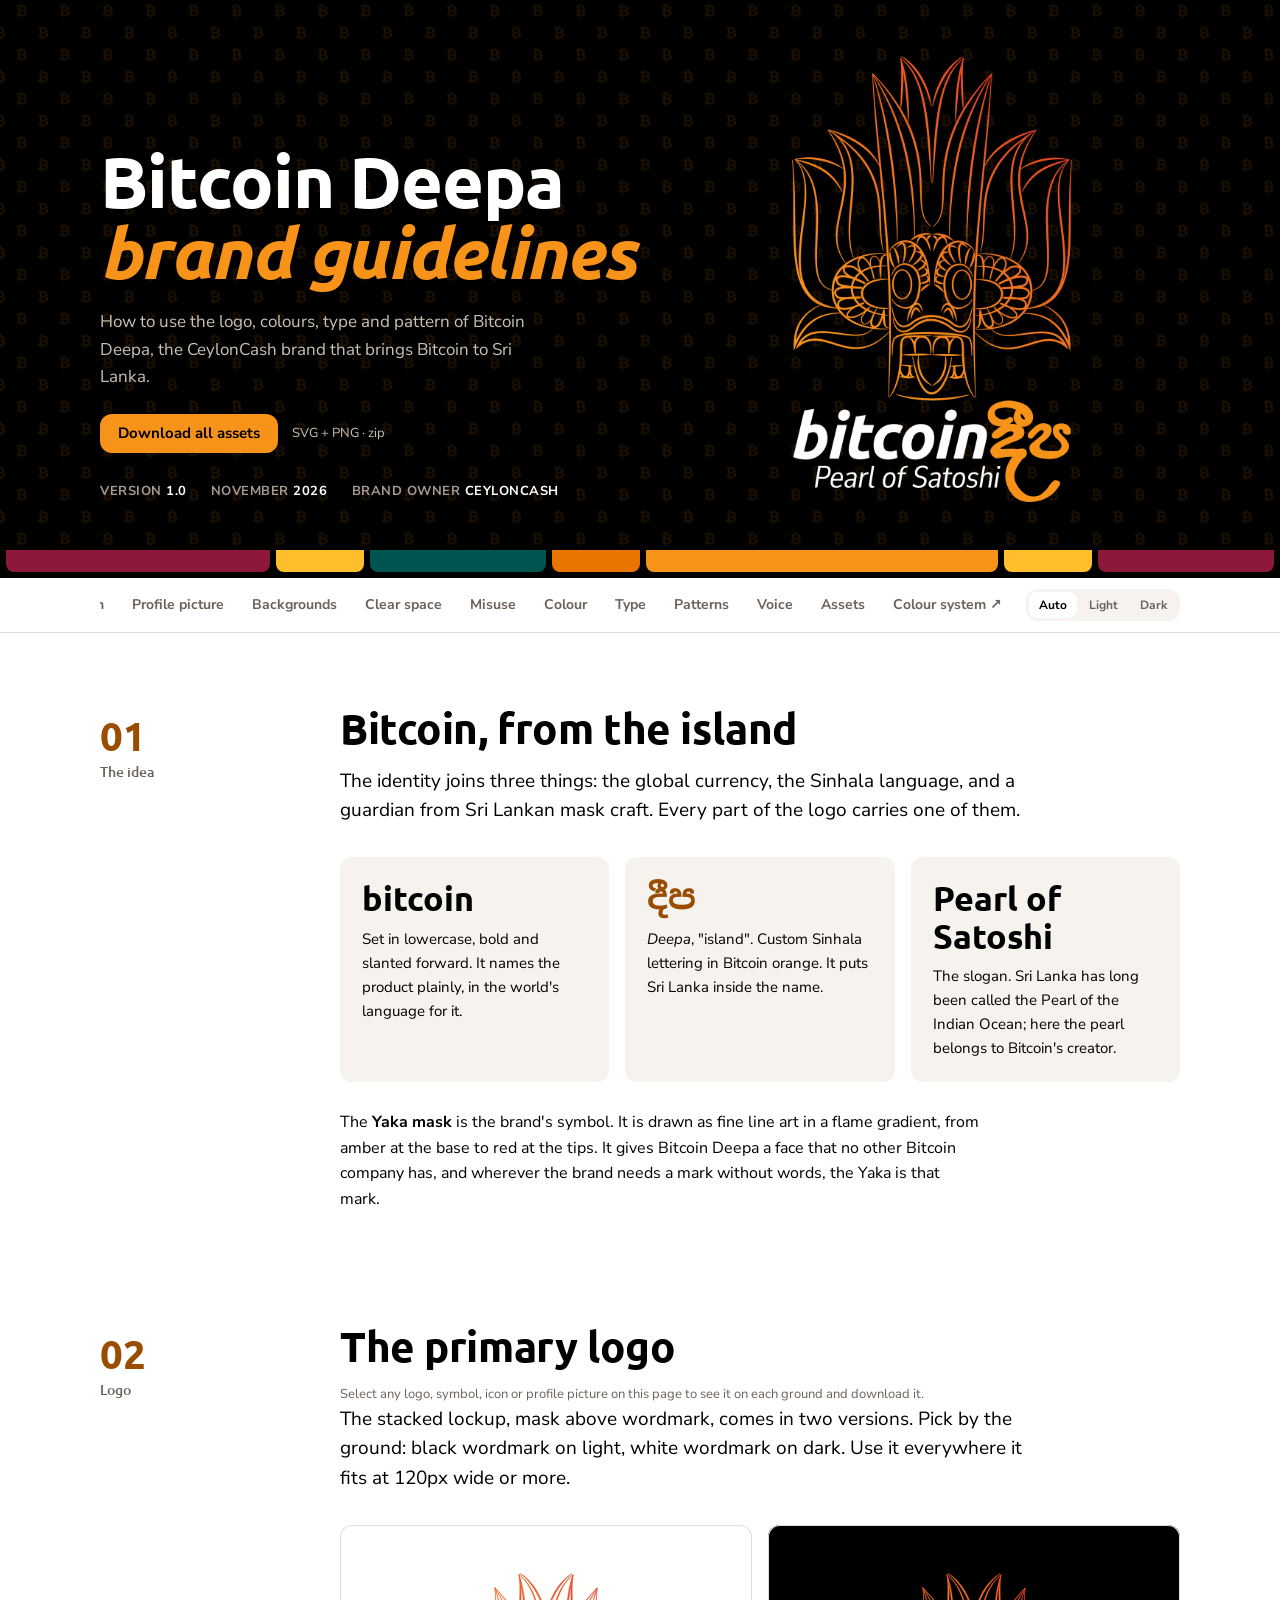
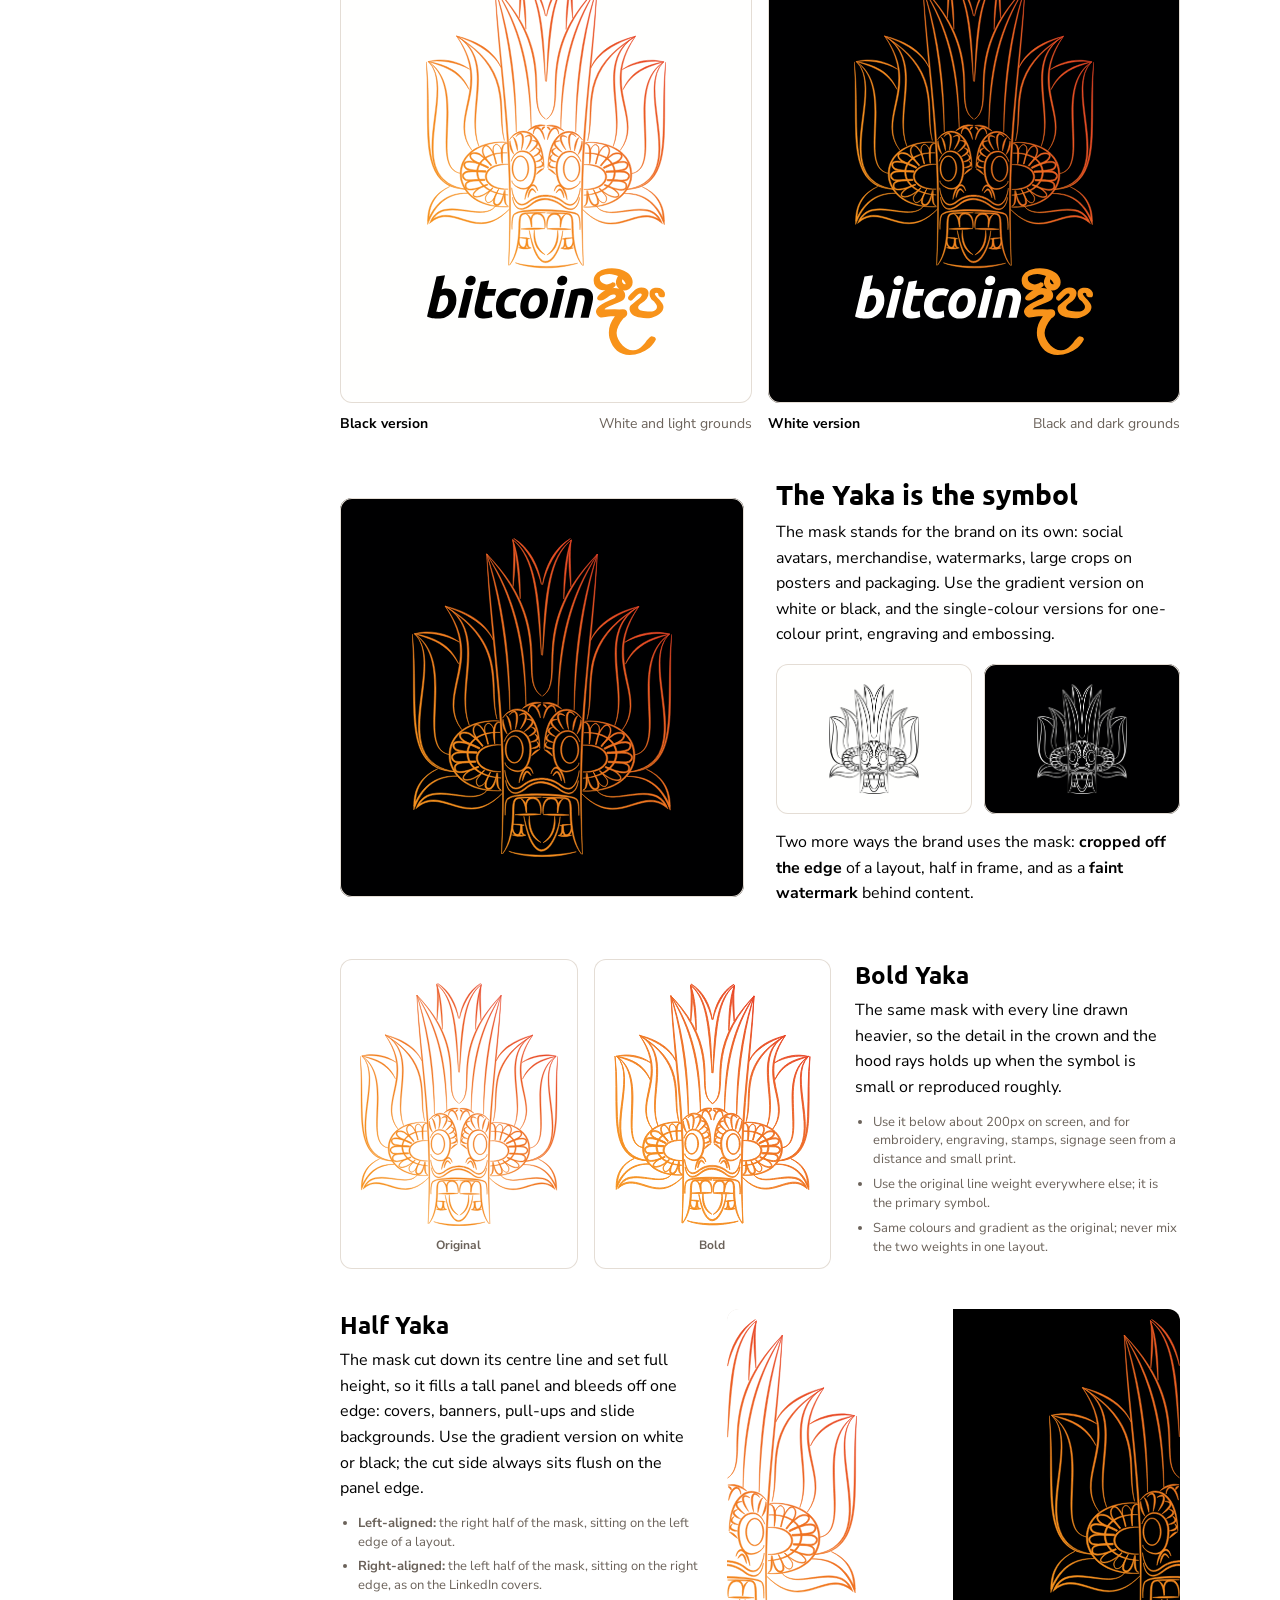
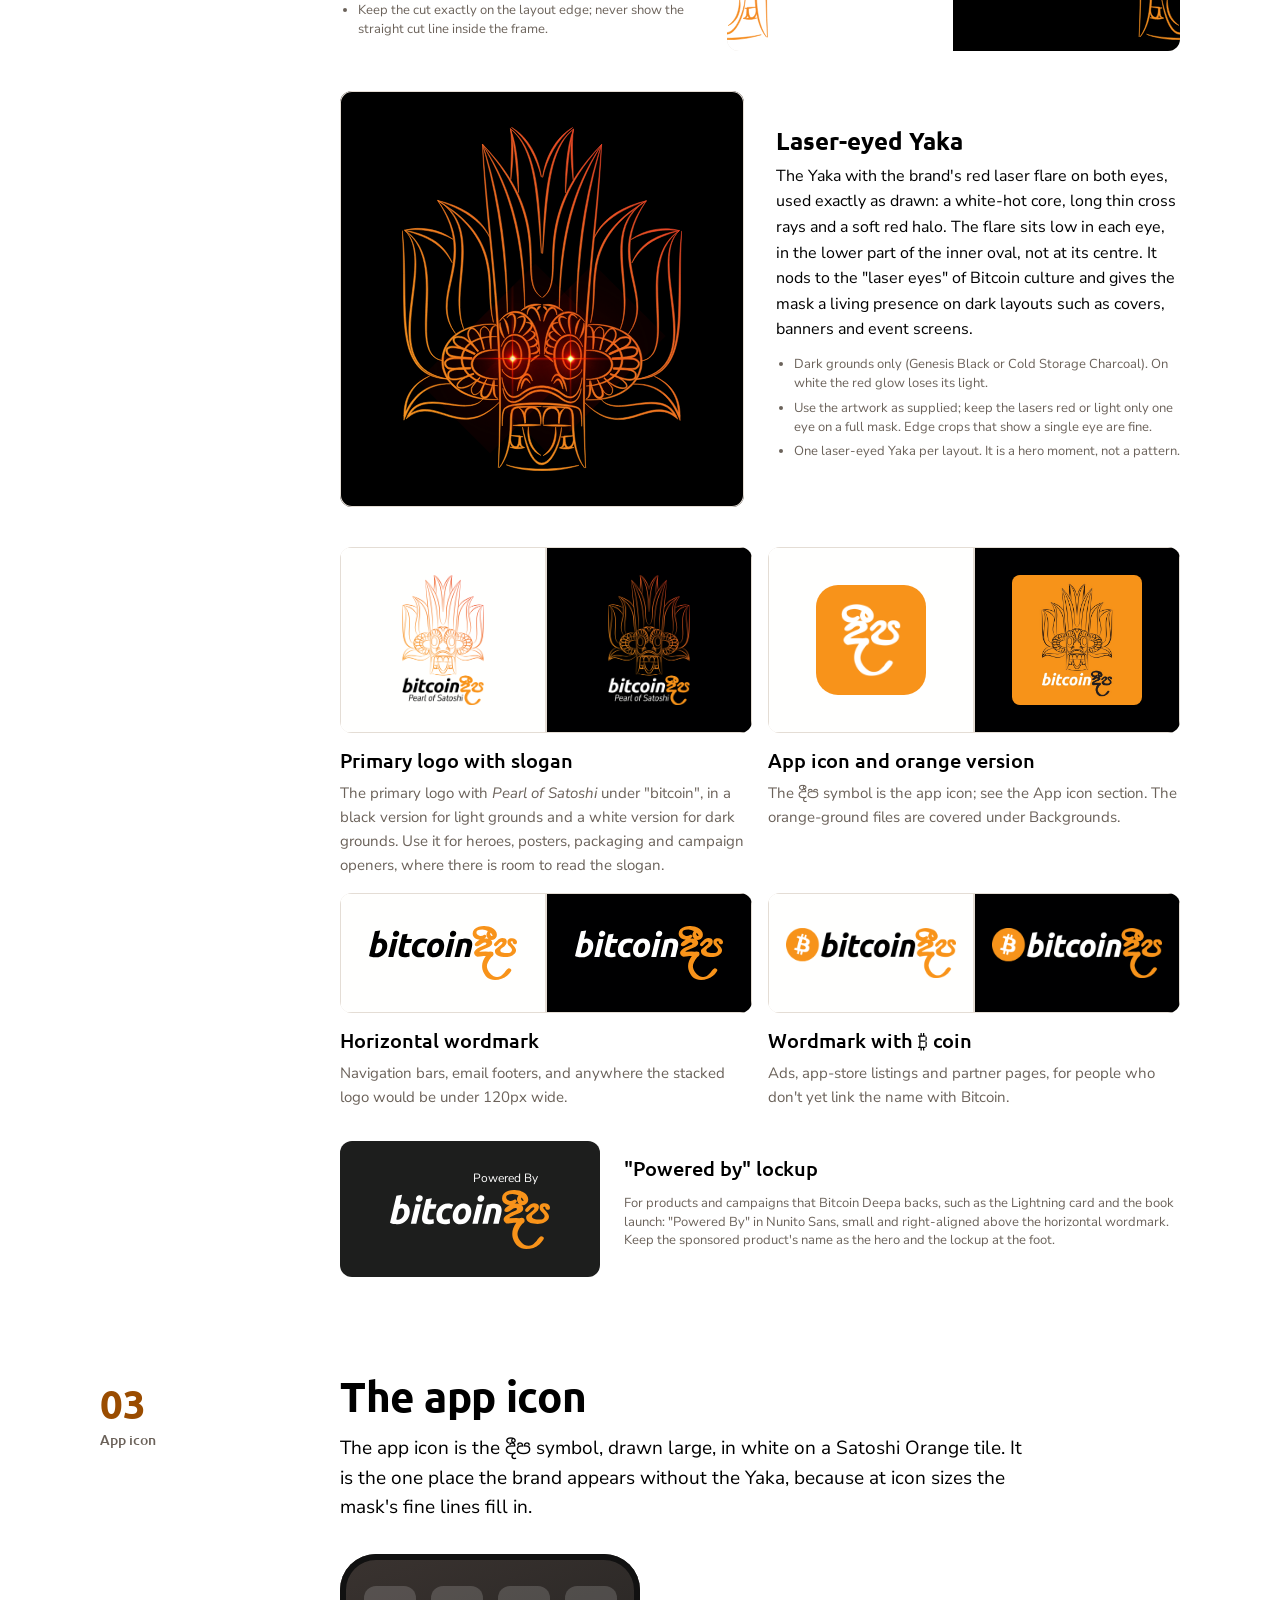
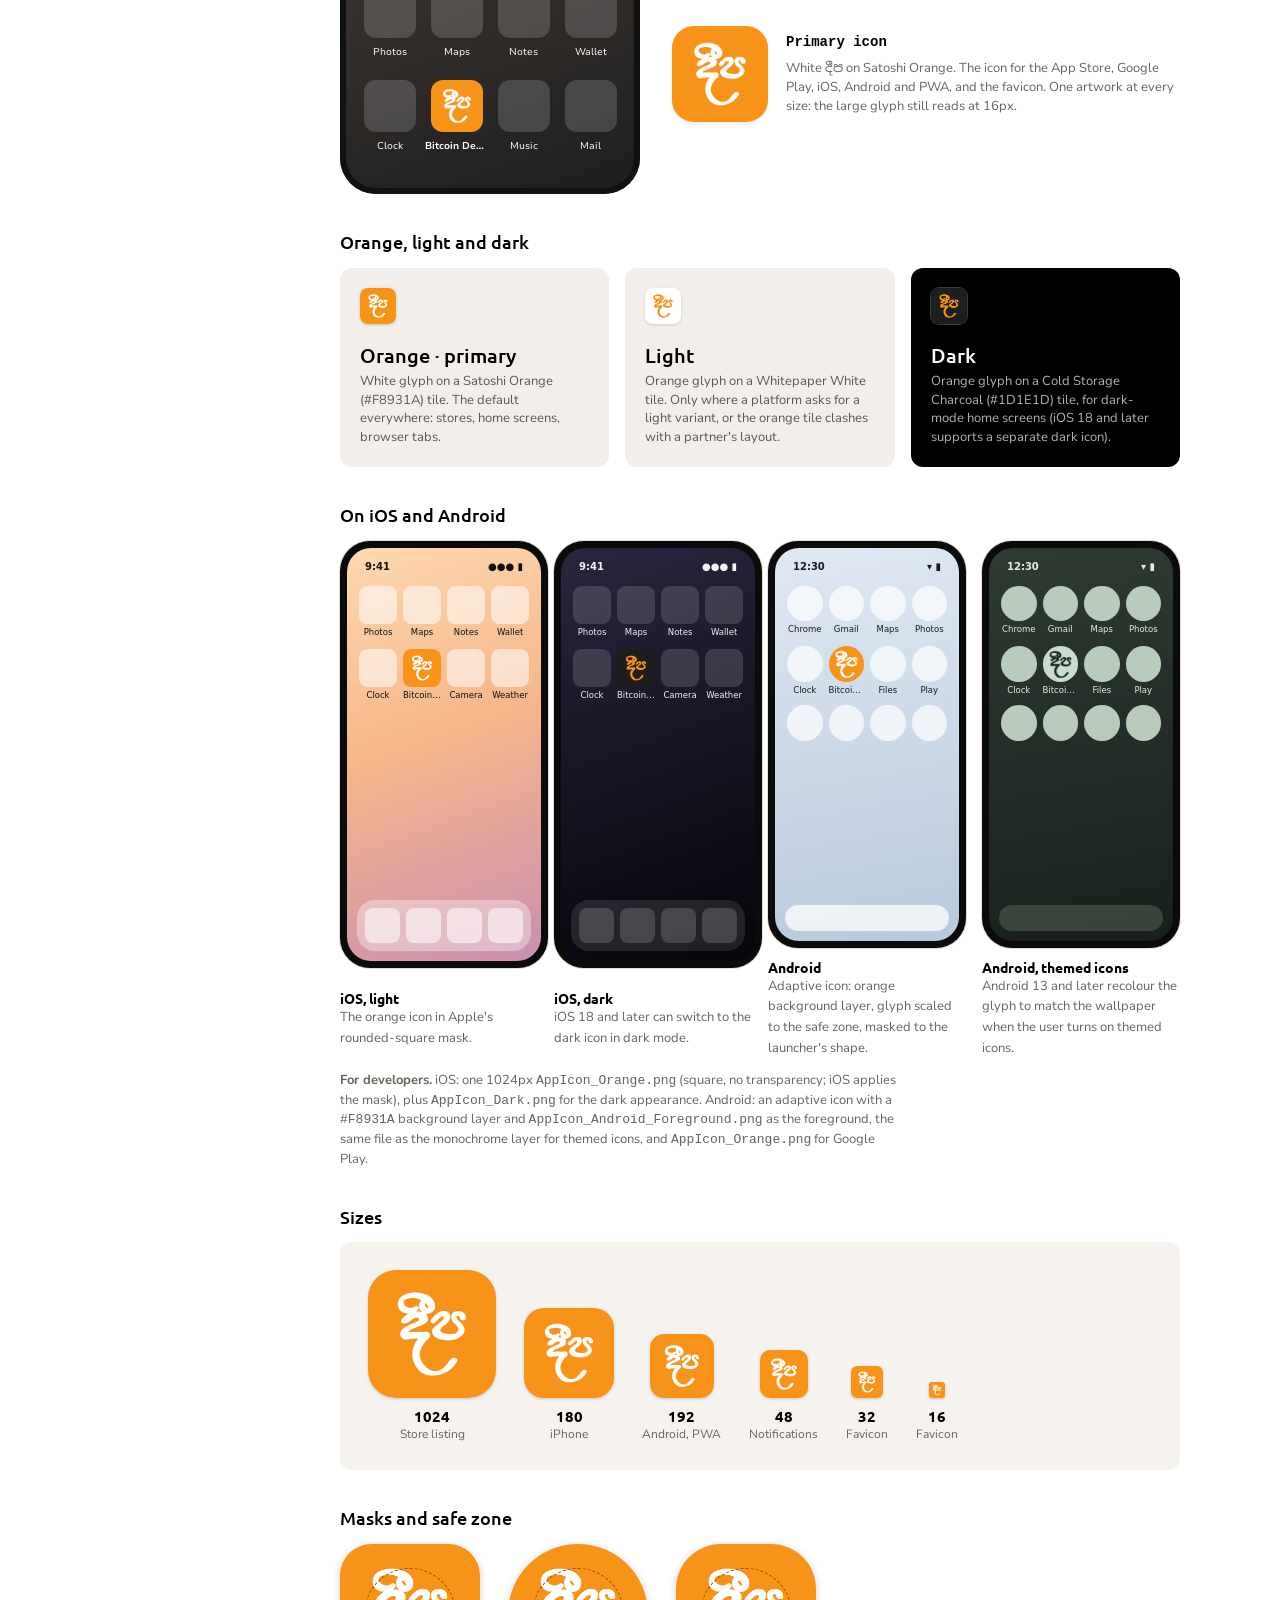
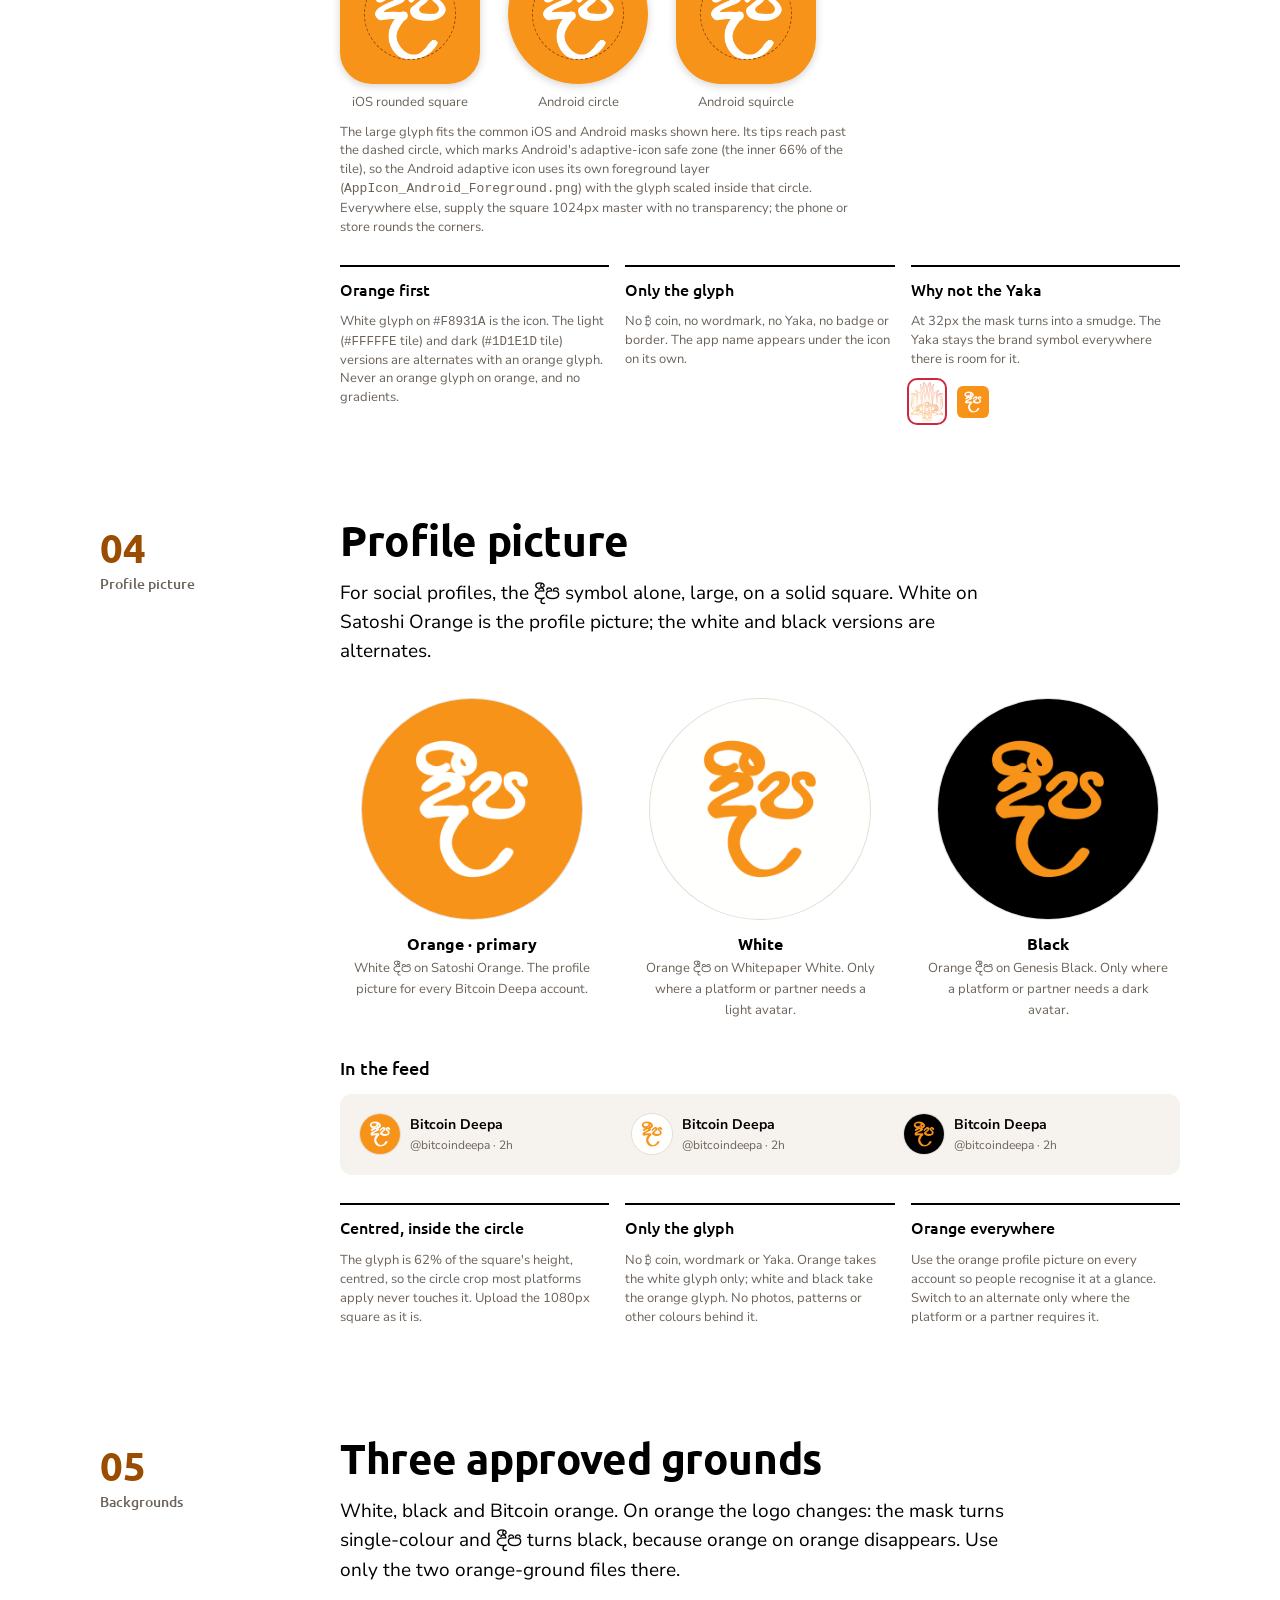
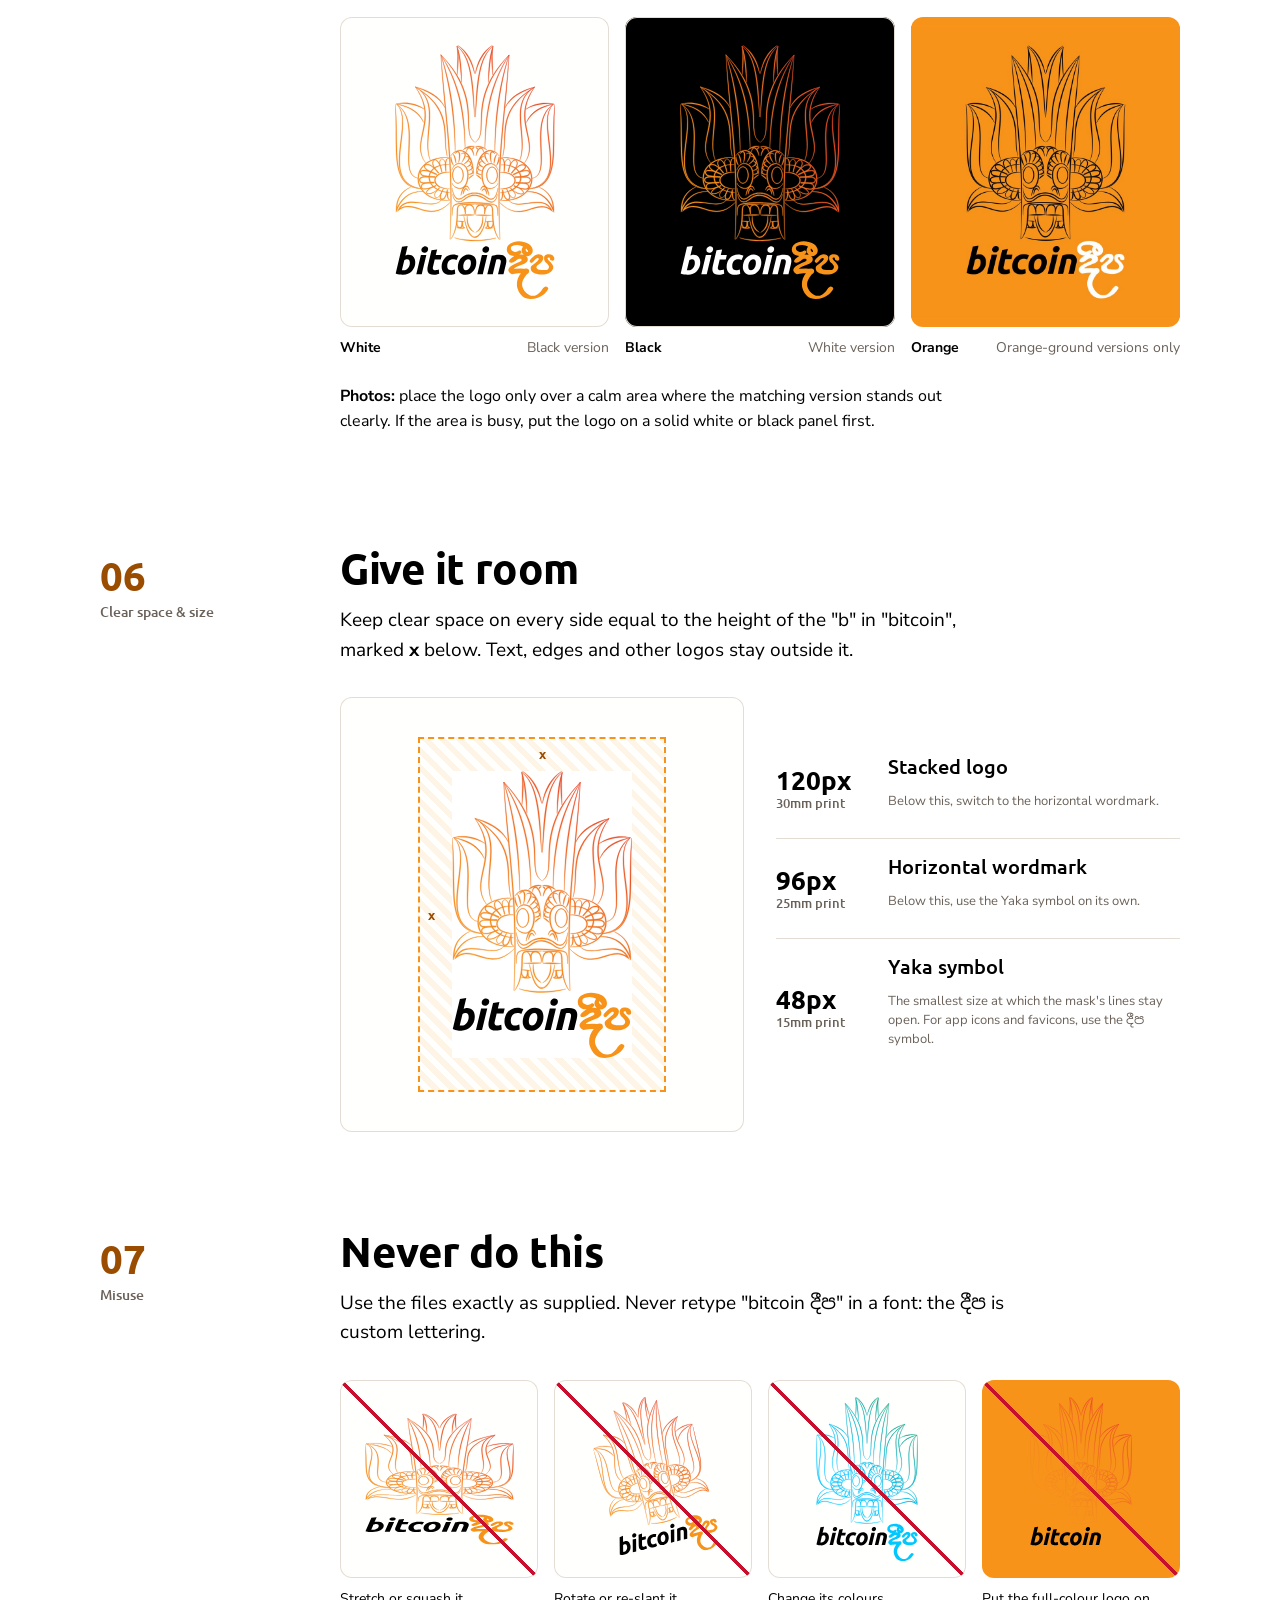
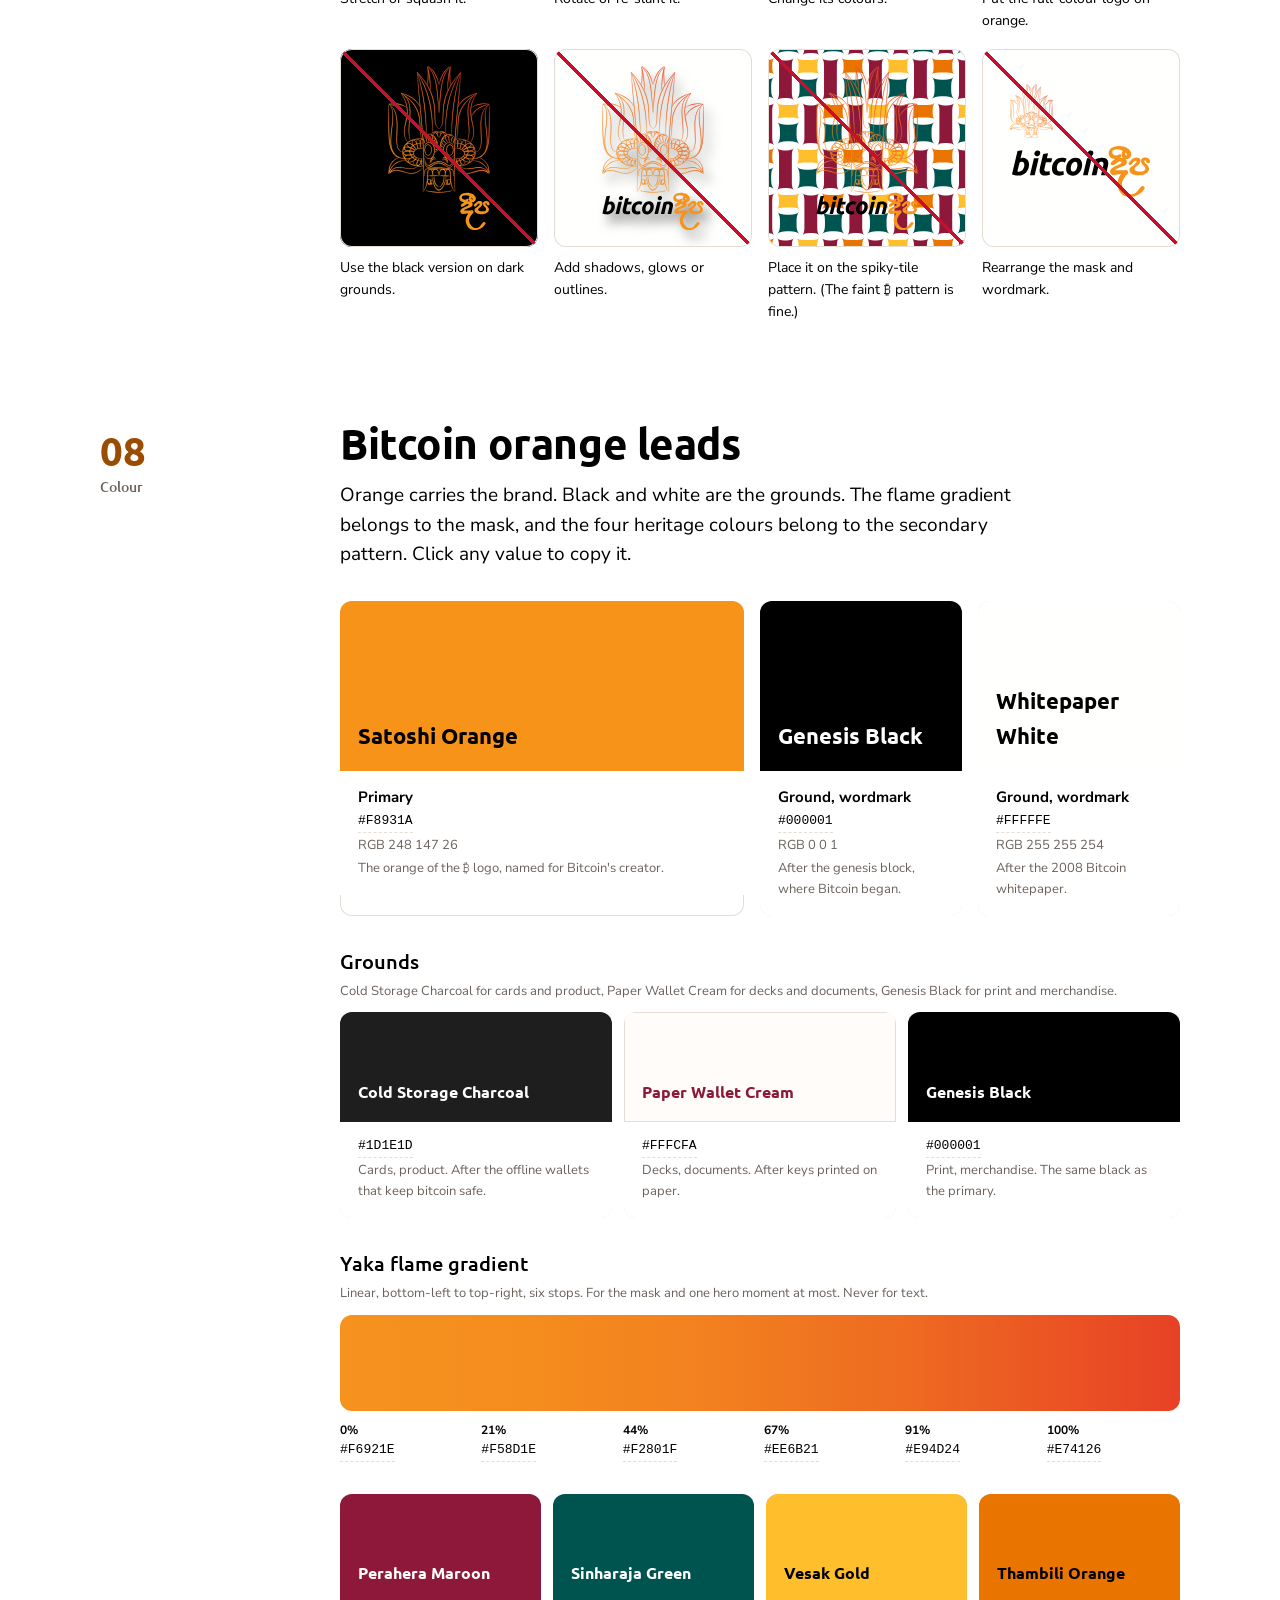
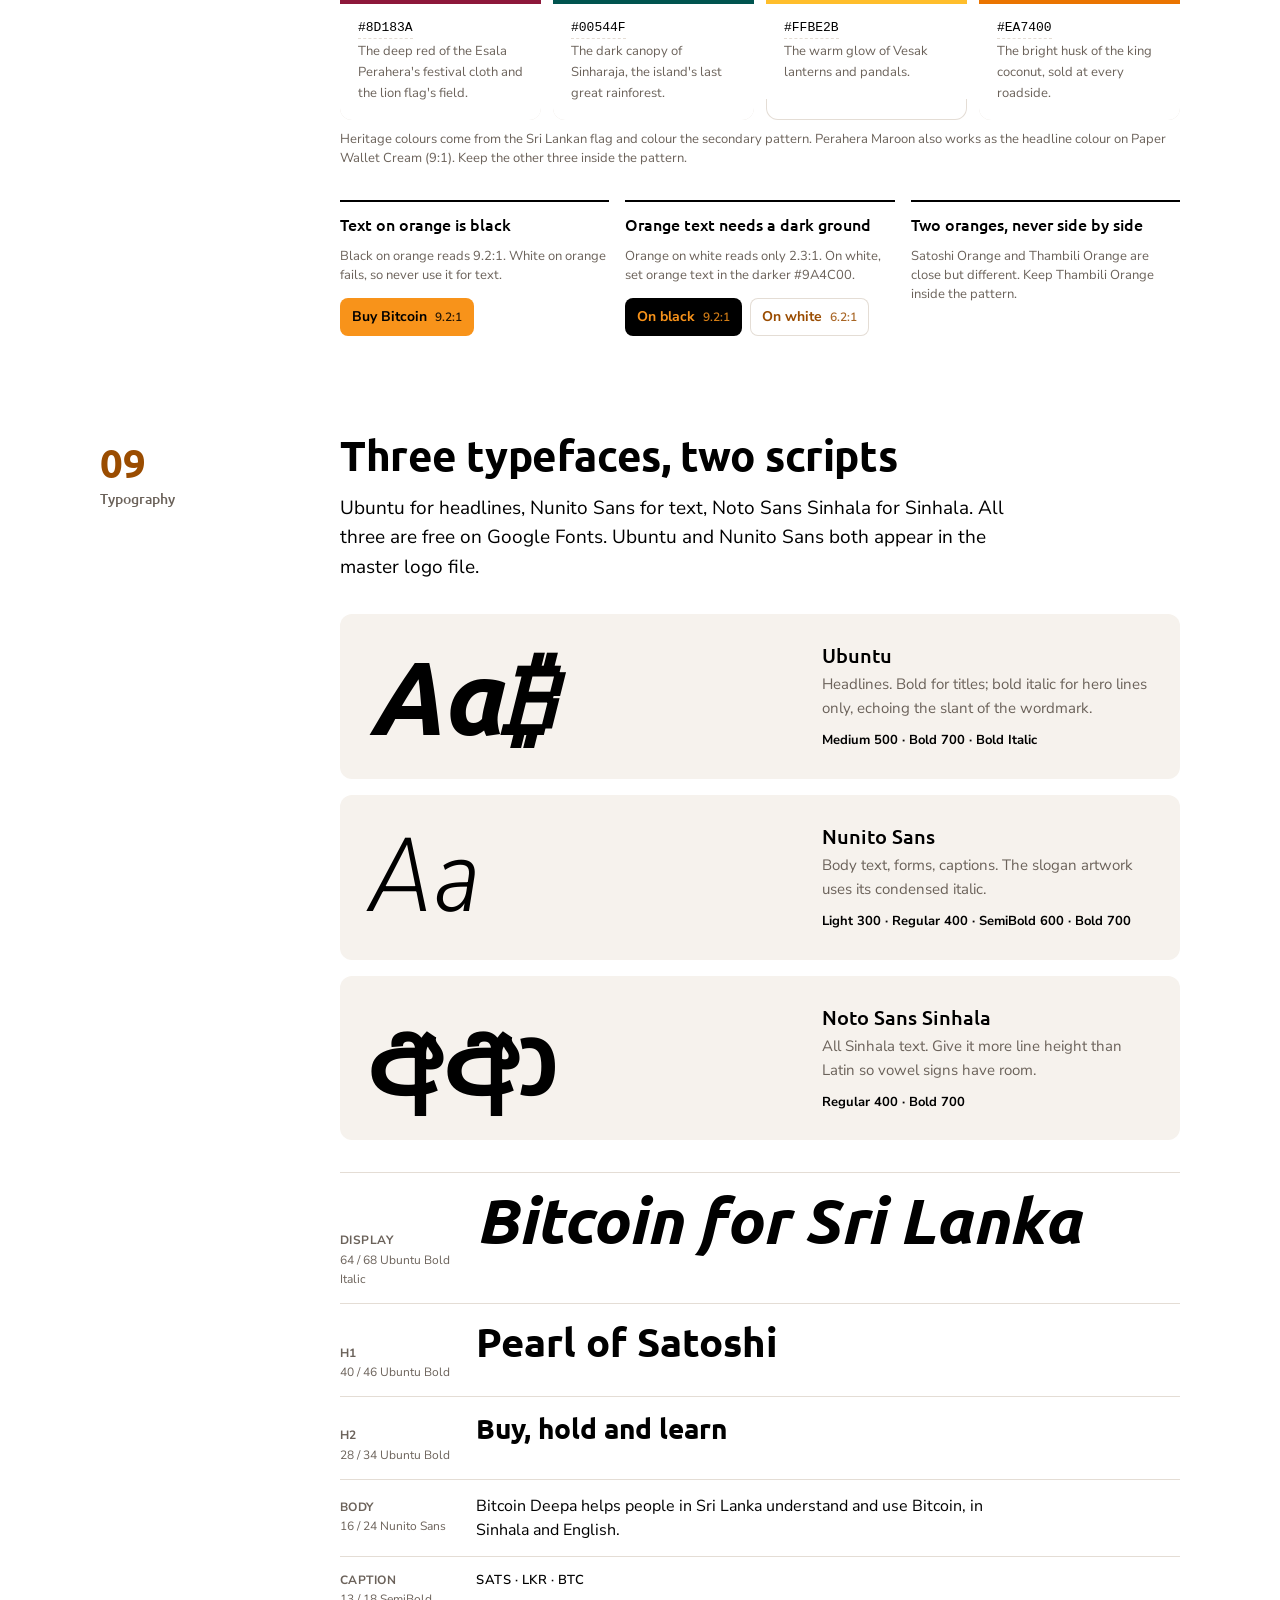
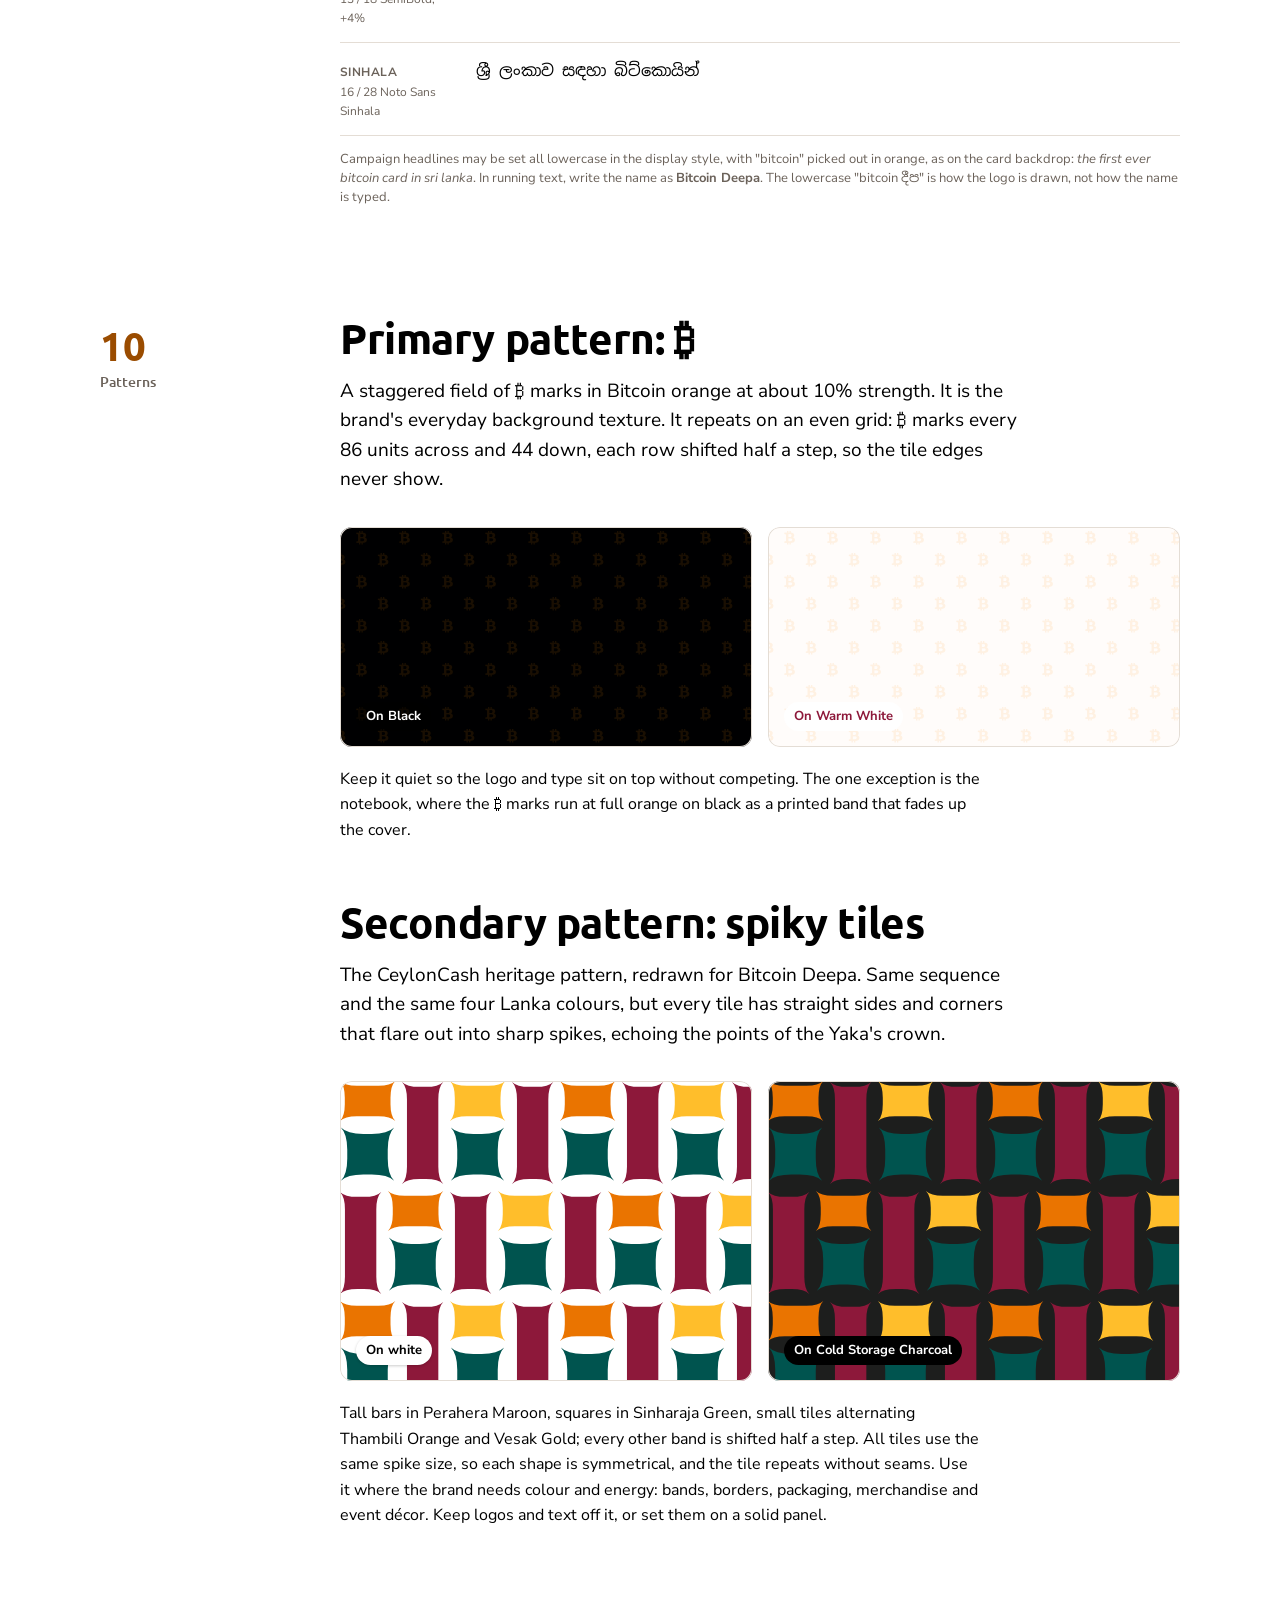
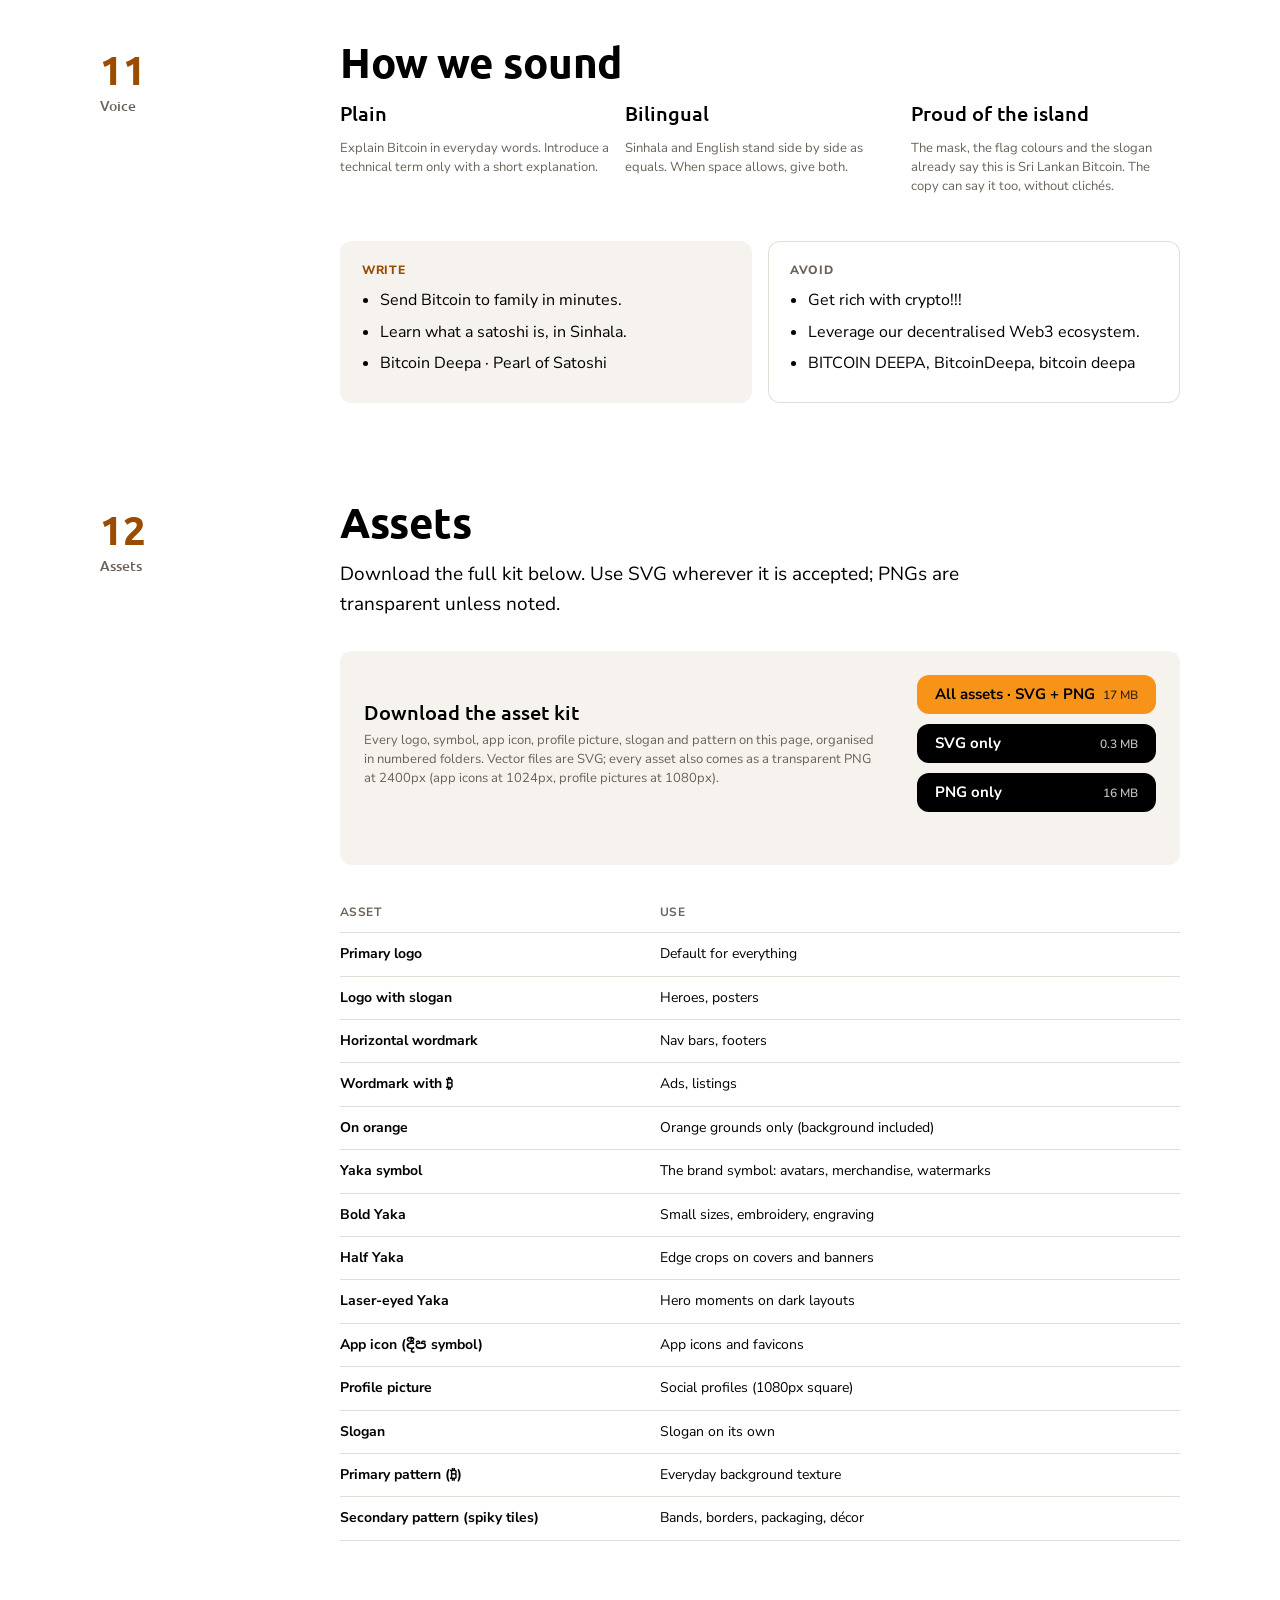
<file: site/index.html>
<!doctype html>
<html lang="en">
<head>
<meta charset="utf-8">
<meta name="viewport" content="width=device-width, initial-scale=1, viewport-fit=cover">
<meta name="description" content="Official brand guidelines for Bitcoin Deepa: logos, the Yaka symbol, app icons, colour, type and patterns.">
<link rel="icon" href="img/icon_orange.png">
<style>body{margin:0;font:14px system-ui,sans-serif}img{max-width:100%}[hidden]{display:none!important}</style>
<title>Bitcoin Deepa Brand Guidelines</title>
<link rel="preconnect" href="https://fonts.googleapis.com">
<link rel="preconnect" href="https://fonts.gstatic.com" crossorigin>
<link rel="stylesheet" href="https://fonts.googleapis.com/css2?family=Ubuntu:ital,wght@0,400;0,500;0,700;1,700&family=Nunito+Sans:ital,opsz,wdth,wght@0,6..12,75..125,300..800;1,6..12,75..125,300..800&family=Noto+Sans+Sinhala:wght@400;700&display=swap">
<style>
/* Layout: a black masthead that carries the logo, then a long single-column book of numbered chapters on a pure ground; each chapter opens with a side label on wide screens. Lanka-colour tiles mark the masthead edge. */
:root {
  --bg: #ffffff;
  --panel: #f6f2ed;
  --ink: #000000;
  --muted: #6b625a;
  --line: #e4ddd5;
  --orange: #f8931a;
  --orange-text: #9a4c00;
  --on-orange: #000000;
  --black: #000001;
  --charcoal: #1d1e1d;
  --warm: #fffcfa;
  --white: #fffffe;
  --maroon: #8d183a;
  --teal: #00544f;
  --saffron: #ffbe2b;
  --lorange: #ea7400;
  --font-display: "Ubuntu", "Noto Sans Sinhala", system-ui, sans-serif;
  --font-body: "Nunito Sans", "Noto Sans Sinhala", system-ui, sans-serif;
  --font-si: "Noto Sans Sinhala", "Nunito Sans", system-ui, sans-serif;
  --r: 12px;
}
@media (prefers-color-scheme: dark) {
  :root:not([data-theme="light"]) {
    --bg: #000000; --panel: #141210; --ink: #ffffff; --muted: #a39a91; --line: #2b2723;
    --orange-text: #f8931a; color-scheme: dark;
  }
}
:root[data-theme="dark"] {
  --bg: #000000; --panel: #141210; --ink: #ffffff; --muted: #a39a91; --line: #2b2723;
  --orange-text: #f8931a; color-scheme: dark;
}
* { box-sizing: border-box; }
body { background: var(--bg); color: var(--ink); font-family: var(--font-body); font-size: 16px; line-height: 1.6; -webkit-font-smoothing: antialiased; }
img { max-width: 100%; display: block; }
a { color: var(--orange-text); }
:focus-visible { outline: 2px solid var(--orange-text); outline-offset: 2px; }
.wrap { max-width: 1120px; margin: 0 auto; padding-left: max(20px, env(safe-area-inset-left, 0px)); padding-right: max(20px, env(safe-area-inset-right, 0px)); }

/* Masthead: always the brand's black, whatever the theme */
.mast { background: var(--black) url('img/Pattern_B_Seamless.png') repeat; background-size: 86px auto; color: var(--white); position: relative; overflow: hidden; }
.mast .wrap { padding-block: 56px 48px; display: grid; grid-template-columns: minmax(0, 1.1fr) minmax(0, 1fr); gap: 40px; align-items: end; }
.mast-logo { max-width: 280px; width: 100%; justify-self: center; }
.mast h1 { font-family: var(--font-display); font-weight: 700; font-size: clamp(40px, 6vw, 72px); line-height: .98; letter-spacing: -.015em; margin: 0 0 20px; text-wrap: balance; }
.mast h1 em { font-style: italic; color: var(--orange); }
.mast p { margin: 0; color: #c9c1b8; max-width: 46ch; font-size: 17px; }
.mast .meta { margin-top: 28px; display: flex; flex-wrap: wrap; gap: 8px 24px; font-size: 13px; color: #a39a91; letter-spacing: .04em; text-transform: uppercase; font-weight: 700; }
.mast .meta b { color: var(--white); font-weight: 700; }
.tiles-strip { height: 28px; display: grid; grid-template-columns: 3fr 1fr 2fr 1fr 4fr 1fr 2fr; gap: 6px; padding: 0 6px 6px; background: var(--black); }
.tiles-strip span { border-radius: 0 0 8px 8px; }

/* Chapter nav */
section[id] { scroll-margin-top: 64px; }
nav.toc { position: sticky; top: env(safe-area-inset-top, 0px); z-index: 5; background: var(--bg); border-bottom: 1px solid var(--line); }
body::before { content: ""; position: fixed; inset: 0 0 auto; height: env(safe-area-inset-top, 0px); z-index: 10; background: var(--bg); }
nav.toc .wrap { display: flex; gap: 12px; padding-block: 10px; align-items: center; }
.toc-links { display: flex; gap: 4px; overflow-x: auto; scrollbar-width: none; min-width: 0; flex: 1; }
nav.toc a { flex: none; text-decoration: none; color: var(--muted); font-size: 14px; font-weight: 700; padding: 6px 12px; border-radius: var(--r); }
nav.toc a:hover { color: var(--ink); background: var(--panel); }

/* Chapters */
section.ch { padding-block: 72px 24px; }
.ch-grid { display: grid; grid-template-columns: 200px minmax(0, 1fr); gap: 40px; }
.ch-label { font-family: var(--font-display); font-weight: 500; font-size: 14px; color: var(--muted); padding-top: 10px; }
.ch-label .n { display: block; font-weight: 700; font-size: 40px; line-height: 1; color: var(--orange-text); margin-bottom: 6px; font-variant-numeric: tabular-nums; }
h2 { font-family: var(--font-display); font-weight: 700; font-size: clamp(30px, 4vw, 42px); line-height: 1.08; margin: 0 0 16px; letter-spacing: -.01em; text-wrap: balance; }
h3 { font-family: var(--font-display); font-weight: 500; font-size: 20px; line-height: 1.3; margin: 0 0 8px; }
.lede { font-size: 19px; line-height: 1.55; max-width: 62ch; margin: 0 0 32px; }
.body { max-width: 64ch; }
.body p { margin: 0 0 14px; }
.small { font-size: 13px; color: var(--muted); line-height: 1.45; }
.file { font-family: ui-monospace, "SF Mono", Menlo, monospace; font-size: 12.5px; }
.si { font-family: var(--font-si); }

/* Idea */
.idea { display: grid; grid-template-columns: repeat(3, minmax(0, 1fr)); gap: 16px; }
.idea > div { background: var(--panel); border-radius: var(--r); padding: 22px; min-width: 0; }
.idea .big { font-family: var(--font-display); font-weight: 700; font-size: 34px; line-height: 1.1; margin-bottom: 10px; }
.idea .big.si { font-family: var(--font-si); color: var(--orange-text); }
.idea p { margin: 0; font-size: 15px; }

/* Logo tiles */
.duo { display: grid; grid-template-columns: repeat(2, minmax(0, 1fr)); gap: 16px; }
.tile { border-radius: var(--r); display: grid; place-items: center; padding: 48px 24px; min-height: 360px; }
.tile img { width: min(240px, 70%); }
.t-white { background: var(--white); box-shadow: inset 0 0 0 1px var(--line); }
.t-black { background: var(--black); box-shadow: inset 0 0 0 1px var(--line); }
.t-orange { background: var(--orange); }
.cap { display: flex; justify-content: space-between; gap: 12px; flex-wrap: wrap; margin-top: 10px; font-size: 14px; }
.cap b { font-weight: 700; }
.cap span { color: var(--muted); }

.family { display: grid; grid-template-columns: repeat(2, minmax(0, 1fr)); gap: 16px; margin-top: 40px; }
.fam { min-width: 0; }
.fam .pair { display: grid; grid-template-columns: 1fr 1fr; border-radius: var(--r); overflow: hidden; box-shadow: inset 0 0 0 1px var(--line); }
.fam .pair > div { display: grid; place-items: center; padding: 28px 18px; min-height: 180px; }
.fam .pair img { max-height: 130px; width: auto; max-width: 100%; }
.fam .pair.wide > div { min-height: 120px; }
.fam .pair.wide img { max-height: 54px; }
.fam h3 { margin-top: 14px; }
.fam p { margin: 0; font-size: 15px; color: var(--muted); }

/* Symbol */
.symbol { display: grid; grid-template-columns: minmax(0, 1fr) minmax(0, 1fr); gap: 32px; align-items: center; margin-top: 40px; }
.sym-hero { background: var(--black); border-radius: var(--r); display: grid; place-items: center; padding: 40px; min-height: 380px; box-shadow: inset 0 0 0 1px var(--line); }
.sym-hero img { width: min(260px, 80%); }
.sym-text { min-width: 0; }
.sym-text p { margin: 0 0 12px; }
.sym-mono { display: grid; grid-template-columns: 1fr 1fr; gap: 12px; margin-top: 16px; }
.sym-mono > div { border-radius: var(--r); display: grid; place-items: center; padding: 20px; box-shadow: inset 0 0 0 1px var(--line); }
.sym-mono img { height: 110px; width: auto; }

.endorse { margin-top: 32px; display: grid; grid-template-columns: 260px minmax(0, 1fr); gap: 24px; align-items: center; }
.endorse-demo { background: var(--charcoal); border-radius: var(--r); padding: 28px; display: flex; flex-direction: column; align-items: center; }
.endorse-demo span { color: #ffffff; font-size: 12px; align-self: flex-end; margin-right: 34px; margin-bottom: 2px; }
.endorse-demo img { width: 160px; }

/* App icon */
.ai-hero { display: grid; grid-template-columns: 300px minmax(0, 1fr); gap: 32px; align-items: center; }
.ai-phone { background: linear-gradient(160deg, #3a3330, #1d1e1d); border-radius: 36px; padding: 32px 22px 40px; box-shadow: inset 0 0 0 6px #111111; }
.ai-grid { display: grid; grid-template-columns: repeat(4, 1fr); gap: 20px 12px; }
.ai-app { display: flex; flex-direction: column; align-items: center; gap: 6px; min-width: 0; }
.ai-app i, .ai-app img { width: 52px; height: 52px; border-radius: 12px; display: block; }
.ai-app i { background: rgba(255,255,255,.16); }
.ai-app span { font-size: 10px; color: #ffffff; white-space: nowrap; overflow: hidden; text-overflow: ellipsis; max-width: 64px; }
.ai-app.ours span { font-weight: 700; }
.ai-files { display: grid; gap: 16px; min-width: 0; }
.ai-file { display: grid; grid-template-columns: 96px minmax(0, 1fr); gap: 18px; align-items: center; }
.ai-file img { width: 96px; border-radius: 22px; box-shadow: inset 0 0 0 1px var(--line), 0 1px 3px rgba(0,0,0,.12); }
.ai-file h3 { font-family: ui-monospace, "SF Mono", Menlo, monospace; font-size: 14px; font-weight: 700; }
.ai-file p { margin: 0; }
.ai-sizes { display: flex; flex-wrap: wrap; gap: 28px; align-items: flex-end; background: var(--panel); border-radius: var(--r); padding: 28px; }
.ai-sizes figure { margin: 0; display: flex; flex-direction: column; align-items: center; gap: 8px; }
.ai-sizes img { box-shadow: 0 1px 3px rgba(0,0,0,.18); }
.ai-sizes figcaption { font: 700 15px var(--font-display); text-align: center; font-variant-numeric: tabular-nums; }
.ai-sizes figcaption span { display: block; font: 400 12px var(--font-body); color: var(--muted); }
.ai-masks { display: flex; flex-wrap: wrap; gap: 28px; }
.ai-masks figure { margin: 0; text-align: center; font-size: 13px; color: var(--muted); }
.mk { width: 140px; height: 140px; overflow: hidden; position: relative; box-shadow: 0 2px 8px rgba(0,0,0,.18); margin-bottom: 8px; }
.mk img { width: 100%; height: 100%; display: block; }
.mk b { position: absolute; inset: 17%; border: 1.5px dashed #9a4c00; border-radius: 50%; }
.ai-why { display: flex; gap: 14px; align-items: center; margin-top: 10px; }
.ai-why img:first-child { background: #ffffff; border-radius: 6px; opacity: .9; outline: 2px solid #c8102e; outline-offset: 2px; }

.dp-row { display: grid; grid-template-columns: repeat(3, minmax(0, 1fr)); gap: 24px; }
.dp { margin: 0; display: flex; flex-direction: column; align-items: center; gap: 14px; text-align: center; }
.dp img { width: 100%; max-width: 220px; aspect-ratio: 1; border-radius: 50%; box-shadow: inset 0 0 0 1px var(--line), 0 0 0 1px var(--line); }
.dp figcaption b { display: block; font: 700 16px var(--font-display); }
.dp figcaption span { display: block; font-size: 13px; color: var(--muted); max-width: 30ch; margin: 4px auto 0; }
.dp-sizes { display: grid; grid-template-columns: repeat(3, minmax(0, 1fr)); gap: 16px; background: var(--panel); border-radius: var(--r); padding: 20px; }
.dp-chip { display: flex; gap: 10px; align-items: center; min-width: 0; }
.dp-chip img { aspect-ratio: 1; border-radius: 50%; flex: none; box-shadow: 0 0 0 1px var(--line); }
.dp-chip b { display: block; font-size: 14px; }
.dp-chip span { display: block; font-size: 12px; color: var(--muted); white-space: nowrap; overflow: hidden; text-overflow: ellipsis; }
@media (max-width: 860px) { .dp-row, .dp-sizes { grid-template-columns: 1fr; } .dp { flex-direction: row; text-align: left; } .dp img { width: 120px; } .dp figcaption span { margin: 4px 0 0; } }
.ai-themes { display: grid; grid-template-columns: repeat(3, minmax(0, 1fr)); gap: 16px; }
.ai-theme.orange { background: #f2eee9; color: #000000; }
.ai-theme.orange .small { color: #5e564f; }
.ai-themes .ai-theme { grid-template-columns: 1fr; align-content: start; }
.ai-theme.orange .ai-pair img { box-shadow: 0 1px 3px rgba(0,0,0,.18); }
@media (max-width: 860px) { .ai-themes { grid-template-columns: 1fr; } .ai-themes .ai-theme { grid-template-columns: auto minmax(0, 1fr); } }
.ai-theme { border-radius: var(--r); padding: 20px; display: grid; grid-template-columns: auto minmax(0, 1fr); gap: 18px; align-items: center; }
.ai-theme.light { background: #f2eee9; color: #000000; }
.ai-theme.dark { background: #000000; color: #ffffff; }
.ai-theme.light .small { color: #5e564f; }
.ai-theme.dark .small { color: #b8b0a8; }
.ai-theme h3 { margin-bottom: 4px; }
.ai-theme p { margin: 0; }
.ai-pair { display: flex; gap: 10px; align-items: flex-end; }
.ai-pair img:first-child { width: 80px; border-radius: 18px; }
.ai-pair img:last-child { width: 36px; border-radius: 8px; }
.ai-theme.light img { box-shadow: 0 1px 3px rgba(0,0,0,.15); }
.ai-theme.dark img { box-shadow: 0 0 0 1px #3a3a3a; }

.laser { display: grid; grid-template-columns: minmax(0, 1fr) minmax(0, 1fr); gap: 32px; align-items: center; margin-top: 40px; }
.laser-art { background: #000000; border-radius: var(--r); display: grid; place-items: center; padding: 36px; min-height: 380px; box-shadow: inset 0 0 0 1px var(--line); }
.laser-art img { width: min(280px, 85%); }
.laser-text { min-width: 0; }
.laser-text p { margin: 0 0 12px; }
.laser-text ul { padding-left: 18px; margin: 0 0 12px; }
.laser-text li { margin-bottom: 6px; }

.boldyaka { display: grid; grid-template-columns: minmax(0, 1fr) minmax(0, 1fr) minmax(0, 1.4fr); gap: 16px; align-items: center; margin-top: 40px; }
.by-art { background: #ffffff; border-radius: var(--r); box-shadow: inset 0 0 0 1px var(--line); padding: 24px 20px 14px; display: flex; flex-direction: column; align-items: center; gap: 10px; min-width: 0; }
.by-art img { width: 100%; max-width: 200px; }
.by-art span { font-size: 12px; font-weight: 700; color: #6b625a; }
.by-text { min-width: 0; padding-left: 8px; }
.by-text p { margin: 0 0 12px; }
.by-text ul { padding-left: 18px; margin: 0 0 12px; }
.by-text li { margin-bottom: 6px; }

.halfyaka { display: grid; grid-template-columns: minmax(0, 1fr) minmax(0, 1.25fr); gap: 24px; align-items: stretch; margin-top: 40px; }
.hy-pair { display: grid; grid-template-columns: 1fr 1fr; border-radius: var(--r); overflow: hidden; box-shadow: inset 0 0 0 1px var(--line); min-width: 0; }
.hy-text { min-width: 0; align-self: center; }
.hy-text p { margin: 0 0 12px; }
.hy-text ul { padding-left: 18px; margin: 0 0 12px; }
.hy-text li { margin-bottom: 6px; }
.hy-demo { position: relative; min-height: 0; overflow: hidden; }
.hy-left { background: #ffffff; }
.hy-right { background: #000000; }
.hy-demo img { position: absolute; top: 3%; height: 94%; width: auto; max-width: 92%; object-fit: contain; }
.hy-left img { left: 0; object-position: left; }
.hy-right img { right: 0; object-position: right; }
.hy-demo span { position: absolute; bottom: 12px; font-size: 11px; font-weight: 700; padding: 4px 10px; border-radius: 999px; }
.hy-left span { background: #000000; color: #ffffff; }
.hy-right span { background: #ffffff; color: #000000; }
.hy-left span { right: 12px; }
.hy-right span { left: 12px; }

/* Backgrounds */
.grounds { display: grid; grid-template-columns: repeat(3, minmax(0, 1fr)); gap: 16px; }
.grounds .tile { height: 310px; min-height: 0; padding: 28px; display: flex; align-items: center; justify-content: center; }
.grounds .tile img { width: min(170px, 75%); }
.grounds .tile.full { padding: 0; overflow: hidden; }
.grounds .tile.full img { width: calc(min(170px, 75%) * 1.72); max-width: none; flex: none; }

/* Clear space */
.space { display: grid; grid-template-columns: minmax(0, 1fr) minmax(0, 1fr); gap: 32px; align-items: center; }
.cs { background: var(--white); border-radius: var(--r); padding: 40px; display: grid; place-items: center; box-shadow: inset 0 0 0 1px var(--line); }
.cs-box { position: relative; padding: 34px; outline: 2px dashed #f8931a; outline-offset: -2px; background: repeating-linear-gradient(45deg, rgba(248,147,26,.10) 0 6px, transparent 6px 12px); }
.cs-box img { width: 180px; background: #fff; }
.cs-x { position: absolute; font: 700 13px var(--font-display); color: #9a4c00; }
.cs-x.t { top: 8px; left: 50%; transform: translateX(-50%); }
.cs-x.l { left: 10px; top: 50%; transform: translateY(-50%); }
.mins { display: grid; gap: 14px; }
.min { display: grid; grid-template-columns: 96px minmax(0, 1fr); gap: 16px; align-items: center; padding-bottom: 14px; border-bottom: 1px solid var(--line); }
.min:last-child { border-bottom: 0; }
.min .v { font-family: var(--font-display); font-weight: 700; font-size: 26px; line-height: 1; font-variant-numeric: tabular-nums; }
.min .v small { display: block; font-size: 13px; color: var(--muted); font-weight: 500; margin-top: 4px; }

/* Don'ts */
.donts { display: grid; grid-template-columns: repeat(4, minmax(0, 1fr)); gap: 16px; }
.dont { min-width: 0; }
.dont .box { aspect-ratio: 1 / 1; border-radius: var(--r); display: grid; place-items: center; overflow: hidden; position: relative; background: var(--white); box-shadow: inset 0 0 0 1px var(--line); }
.dont .box img { width: 52%; }
.dont .box::after { content: ""; position: absolute; inset: 0; background: linear-gradient(to top right, transparent calc(50% - 1.5px), #c8102e calc(50% - 1.5px), #c8102e calc(50% + 1.5px), transparent calc(50% + 1.5px)); }
.dont p { margin: 10px 0 0; font-size: 14px; }
.d-stretch img { transform: scaleX(1.45) scaleY(.8); }
.d-rotate img { transform: rotate(-14deg); }
.d-recolor img { filter: hue-rotate(160deg) saturate(1.4); }
.d-orange { background: var(--orange) !important; box-shadow: none !important; }
.d-pattern { background-size: 90px auto !important; }
.d-shadow img { filter: drop-shadow(6px 8px 6px rgba(0,0,0,.55)); }
.d-dark { background: var(--black) !important; }

/* Colour */
.swatches { display: grid; grid-template-columns: 2fr 1fr 1fr; gap: 16px; }
.sw { border-radius: var(--r); overflow: hidden; box-shadow: inset 0 0 0 1px var(--line); min-width: 0; display: flex; flex-direction: column; }
.sw .chip { min-height: 170px; padding: 18px; display: flex; align-items: flex-end; font-family: var(--font-display); font-weight: 700; font-size: 22px; }
.sw .info { padding: 14px 18px 16px; background: var(--bg); display: grid; gap: 2px; font-size: 13px; color: var(--muted); }
.sw .info b { color: var(--ink); font-size: 15px; }
.copy { font: inherit; font-family: ui-monospace, "SF Mono", Menlo, monospace; font-size: 13px; background: none; border: 0; padding: 0; color: var(--ink); cursor: pointer; text-align: left; justify-self: start; border-bottom: 1px dashed var(--line); }
.copy:hover { color: var(--orange-text); }
.copy.done::after { content: "  copied"; color: var(--orange-text); font-family: var(--font-body); }
.grad { margin-top: 32px; }
.grad-bar { height: 96px; border-radius: var(--r); background: linear-gradient(90deg, #f6921e 0%, #f58d1e 21%, #f2801f 44%, #ee6b21 67%, #e94d24 91%, #e74126 100%); }
.stops { display: grid; grid-template-columns: repeat(6, minmax(0, 1fr)); gap: 8px; margin-top: 10px; font-size: 12px; color: var(--muted); }
.stops b { display: block; color: var(--ink); font-weight: 700; font-size: 12px; }
.heritage { display: grid; grid-template-columns: repeat(4, minmax(0, 1fr)); gap: 12px; margin-top: 32px; }
.heritage .sw .chip { min-height: 110px; font-size: 16px; }
.rules { margin-top: 32px; display: grid; grid-template-columns: repeat(3, minmax(0, 1fr)); gap: 16px; }
.rule { border-top: 2px solid var(--ink); padding-top: 12px; font-size: 15px; min-width: 0; }
.rule h3 { font-size: 16px; }
.pairs { display: flex; flex-wrap: wrap; gap: 8px; margin-top: 10px; }
.pair-chip { border-radius: 8px; padding: 8px 12px; font-weight: 700; font-size: 14px; display: inline-flex; gap: 8px; align-items: center; }
.pair-chip i { font-style: normal; font-weight: 600; font-size: 12px; opacity: .85; }

/* Type */
.faces { display: grid; gap: 16px; }
.face { display: grid; grid-template-columns: minmax(0, 1.3fr) minmax(0, 1fr); gap: 24px; background: var(--panel); border-radius: var(--r); padding: 28px; align-items: center; }
.face .spec { font-size: clamp(56px, 9vw, 104px); line-height: .95; overflow-wrap: anywhere; }
.face .about h3 { margin-bottom: 4px; }
.face .about p { margin: 0; font-size: 15px; color: var(--muted); }
.face .about .w { margin-top: 10px; font-size: 13px; color: var(--ink); font-weight: 700; }
.scale { margin-top: 32px; border-top: 1px solid var(--line); }
.row { display: grid; grid-template-columns: 120px minmax(0, 1fr); gap: 16px; align-items: baseline; padding-block: 14px; border-bottom: 1px solid var(--line); }
.row .k { font-size: 12px; color: var(--muted); font-weight: 700; letter-spacing: .04em; text-transform: uppercase; }
.row .k span { display: block; text-transform: none; letter-spacing: 0; font-weight: 400; font-variant-numeric: tabular-nums; }
.row > div:last-child { min-width: 0; overflow-wrap: anywhere; }

/* Pattern */
.pat-band { border-radius: var(--r); overflow: hidden; background: var(--white); box-shadow: inset 0 0 0 1px var(--line); }
.pat-band img { width: 100%; max-height: 220px; object-fit: cover; object-position: top; }
.pat-row { display: grid; grid-template-columns: minmax(0, 1fr) minmax(0, 1fr); gap: 16px; margin-top: 16px; }
.pat-row .box { border-radius: var(--r); background: var(--white); box-shadow: inset 0 0 0 1px var(--line); display: grid; place-items: center; min-height: 200px; padding: 24px; }
.pat-row .box img { max-height: 160px; width: auto; }

.grounds3 { grid-template-columns: repeat(3, minmax(0, 1fr)); }

/* B pattern */
.bpat { display: grid; grid-template-columns: minmax(0, 1fr) minmax(0, 1fr); gap: 16px; }
.bp { border-radius: var(--r); min-height: 220px; background-image: url('img/Pattern_B_Seamless.png'); background-repeat: repeat; background-size: 86px auto; display: flex; align-items: flex-end; padding: 16px; box-shadow: inset 0 0 0 1px var(--line); }
.bp span { font-size: 13px; font-weight: 700; padding: 4px 10px; border-radius: 999px; }
.bp.night { background-color: var(--black); }
.bp.night span { background: rgba(0,0,0,.5); color: #ffffff; }
.bp.warm { background-color: var(--warm); }
.bp.warm span { background: #ffffff; color: #8d183a; }

/* Leaf pattern */
.lp { border-radius: var(--r); min-height: 300px; background-repeat: repeat; background-size: 220px auto; display: flex; align-items: flex-end; padding: 16px; box-shadow: inset 0 0 0 1px var(--line); }
.lp span { font-size: 13px; font-weight: 700; padding: 4px 10px; border-radius: 999px; }
.lp.light span { background: #ffffff; color: #000000; box-shadow: 0 1px 3px rgba(0,0,0,.2); }
.lp.dark span { background: #000000; color: #ffffff; }

/* In use */
.use { display: grid; grid-template-columns: repeat(2, minmax(0, 1fr)); gap: 24px 16px; }
.use figure { margin: 0; min-width: 0; }
.use .u-wide { grid-column: 1 / -1; }
.use + .use-h, .use-h { margin: 36px 0 14px; font-size: 18px; }
.use4 { grid-template-columns: repeat(4, minmax(0, 1fr)); }
.use-bd { grid-template-columns: repeat(3, minmax(0, 1fr)); }
.bd-notes { min-width: 0; align-self: center; }
.bd-notes ul { padding-left: 18px; margin: 8px 0 0; }
.bd-notes li { margin-bottom: 8px; }
.pair-imgs { display: grid; grid-template-columns: 1fr 1fr; gap: 10px; }
.use img { width: 100%; border-radius: var(--r); box-shadow: inset 0 0 0 1px var(--line); }
.use figcaption { margin-top: 10px; font-size: 14px; color: var(--muted); max-width: 70ch; }
.use figcaption b { display: block; color: var(--ink); font-weight: 700; }
.retired { margin-top: 40px; display: grid; grid-template-columns: 180px minmax(0, 1fr); gap: 24px; padding: 24px; border-radius: var(--r); box-shadow: inset 0 0 0 1px var(--line); align-items: start; }
.retired img { width: 100%; border-radius: 8px; filter: grayscale(.35); }
.retired ul { margin: 10px 0 0; padding-left: 18px; font-size: 15px; }
.retired li { margin-bottom: 6px; }

/* Voice */
.voice { display: grid; grid-template-columns: repeat(3, minmax(0, 1fr)); gap: 16px; }
.voice > div { min-width: 0; }
.say { margin-top: 32px; display: grid; grid-template-columns: minmax(0, 1fr) minmax(0, 1fr); gap: 16px; }
.say > div { border-radius: var(--r); padding: 20px 22px; min-width: 0; }
.say .yes { background: var(--panel); }
.say .no { box-shadow: inset 0 0 0 1px var(--line); }
.say .tag { font-size: 12px; font-weight: 800; letter-spacing: .06em; text-transform: uppercase; margin-bottom: 8px; }
.say .yes .tag { color: var(--orange-text); }
.say .no .tag { color: var(--muted); }
.say ul { margin: 0; padding-left: 18px; }
.say li { margin-bottom: 6px; }

/* Files */
.files { overflow-x: auto; }
table { border-collapse: collapse; width: 100%; min-width: 320px; font-size: 14px; }
th, td { text-align: left; padding: 10px 12px 10px 0; border-bottom: 1px solid var(--line); vertical-align: top; }
th { font-size: 12px; color: var(--muted); letter-spacing: .04em; text-transform: uppercase; }

.mast-dl { margin-top: 24px; display: flex; flex-wrap: wrap; align-items: center; gap: 10px 14px; }
.dl-sub { font-size: 13px; color: #c9c1b8; }
.dl-btn { text-decoration: none; font: 700 15px/1 var(--font-body); padding: 12px 18px; border-radius: var(--r); border: 0; background: var(--ink); color: var(--bg); cursor: pointer; display: inline-flex; gap: 8px; align-items: center; }
.dl-btn span { font-weight: 600; font-size: 12px; opacity: .75; }
.dl-btn.dl-primary { background: var(--orange); color: #000001; }
.dl-btn:hover { filter: brightness(1.06); }
.dl-btn[disabled] { opacity: .5; cursor: progress; }
.dl-panel { display: grid; grid-template-columns: minmax(0, 1fr) auto; gap: 16px 32px; align-items: center; background: var(--panel); border-radius: var(--r); padding: 24px; margin-bottom: 28px; }
.dl-panel h3 { margin-bottom: 6px; }
.dl-panel p { margin: 0; }
.dl-actions { display: flex; flex-direction: column; gap: 10px; align-items: stretch; }
.dl-actions .dl-btn { justify-content: space-between; }
.dl-status { grid-column: 1 / -1; min-height: 1em; }
.dl-off .dl-btn, .dl-off .mast-dl { display: none; }
@media (max-width: 860px) { .dl-panel { grid-template-columns: 1fr; } }
footer { margin-top: 72px; background: var(--black) url('img/Pattern_B_Seamless.png') repeat; background-size: 86px auto; color: #a39a91; }
footer .wrap { padding-block: 32px; display: flex; flex-wrap: wrap; gap: 16px 32px; align-items: center; justify-content: space-between; font-size: 13px; }
footer img { height: 40px; width: auto; }

@media (max-width: 860px) {
  .mast .wrap { grid-template-columns: 1fr; gap: 28px; }
  .mast-logo { max-width: 260px; }
  .ch-grid { grid-template-columns: 1fr; gap: 12px; }
  .ch-label .n { display: inline; font-size: 18px; margin-right: 8px; }
  .idea, .voice, .rules { grid-template-columns: 1fr; }
  .grounds { grid-template-columns: 1fr; }
  .use4, .use-bd { grid-template-columns: repeat(2, minmax(0, 1fr)); }
  .bd-notes { grid-column: 1 / -1; }
  .donts { grid-template-columns: repeat(2, minmax(0, 1fr)); }
  .swatches { grid-template-columns: 1fr 1fr; }
  .swatches .sw:first-child { grid-column: 1 / -1; }
  .heritage { grid-template-columns: repeat(2, minmax(0, 1fr)); }
  .face, .space, .say, .pat-row, .symbol, .bpat, .endorse, .ai-hero, .ai-themes, .laser { grid-template-columns: 1fr; }
  .halfyaka { grid-template-columns: 1fr; }
  .hy-demo { min-height: 380px; }
  .boldyaka { grid-template-columns: 1fr 1fr; }
  .by-text { grid-column: 1 / -1; padding-left: 0; }
  .ai-phone { max-width: 320px; }
  section.ch { padding-block: 52px 8px; }
}
@media (max-width: 560px) {
  .duo, .family, .use { grid-template-columns: 1fr; }
  .use4, .use-bd { grid-template-columns: repeat(2, minmax(0, 1fr)); }
  .bd-notes { grid-column: 1 / -1; }
  .retired { grid-template-columns: 1fr; }
  .retired img { max-width: 200px; }
  .tile { min-height: 280px; }
  .stops { grid-template-columns: repeat(3, minmax(0, 1fr)); }
  .row { grid-template-columns: 1fr; gap: 4px; }
}
@media (prefers-reduced-motion: no-preference) { html { scroll-behavior: smooth; } }


/* Device previews */
.dev-grid { display: grid; grid-template-columns: repeat(4, minmax(0, 1fr)); gap: 16px; }
.dev { margin: 0; display: grid; gap: 10px; min-width: 0; }
.dev figcaption b { display: block; font: 700 14px var(--font-display); color: var(--ink); }
.dev figcaption span { display: block; font-size: 13px; color: var(--muted); }
.d-phone { position: relative; aspect-ratio: 9 / 18.5; border-radius: 30px; padding: 7px; background: #0b0b0c; box-shadow: 0 0 0 1px var(--line); }
.d-screen { position: relative; height: 100%; border-radius: 24px; overflow: hidden; display: flex; flex-direction: column; padding: 14px 10px 10px; font-family: -apple-system, "SF Pro Text", system-ui, sans-serif; }
.d-screen .d-sb { display: flex; justify-content: space-between; font: 600 10px/1 system-ui, sans-serif; padding: 0 8px 14px; }
.d-screen.ios-light { background: linear-gradient(160deg, #ffd9b0 0%, #f6b78a 45%, #c98fb0 100%); color: #111; }
.d-screen.ios-dark { background: linear-gradient(160deg, #2b2440 0%, #141320 55%, #05050a 100%); color: #f2f2f2; }
.d-screen.and-light { background: linear-gradient(170deg, #dfe8f3 0%, #b9c9dd 100%); color: #1b1c1f; font-family: "Roboto", system-ui, sans-serif; }
.d-screen.and-themed { background: linear-gradient(170deg, #2f3a33 0%, #18201b 100%); color: #e2ece4; font-family: "Roboto", system-ui, sans-serif; }
.d-hs { display: grid; grid-template-columns: repeat(4, minmax(0, 1fr)); gap: 12px 6px; padding: 0 2px; }
.d-ic { display: grid; justify-items: center; gap: 4px; min-width: 0; }
.d-ic i, .d-ic .d-tile { display: block; width: 100%; aspect-ratio: 1; }
.d-ic span { font-size: 8.5px; line-height: 1.1; white-space: nowrap; overflow: hidden; text-overflow: ellipsis; max-width: 100%; }
.ios-light .d-ic i { background: rgba(255,255,255,.55); border-radius: 22.5%; }
.ios-dark .d-ic i { background: rgba(255,255,255,.14); border-radius: 22.5%; }
.and-light .d-ic i { background: rgba(255,255,255,.7); border-radius: 50%; }
.and-themed .d-ic i { background: #c9dccd; border-radius: 50%; opacity: .9; }
.d-tile { overflow: hidden; position: relative; }
.d-tile img { display: block; width: 100%; height: 100%; max-width: none; border-radius: 0; }
.d-tile.ios { border-radius: 22.5%; }
.d-tile.adaptive { border-radius: 50%; background: #F8931A; }
.d-tile.adaptive img, .d-tile.themed img { position: absolute; width: 150%; height: 150%; max-width: none; left: -25%; top: -25%; }
.d-tile.themed { border-radius: 50%; background: #c9dccd; }
.d-tile.themed img { filter: brightness(0) saturate(100%) invert(17%) sepia(13%) saturate(800%) hue-rotate(90deg) brightness(90%); }
.d-dock { margin-top: auto; display: grid; grid-template-columns: repeat(4, minmax(0, 1fr)); gap: 6px; padding: 8px; border-radius: 18px; }
.ios-light .d-dock { background: rgba(255,255,255,.35); } .ios-dark .d-dock { background: rgba(255,255,255,.1); }
.d-dock i { display: block; aspect-ratio: 1; border-radius: 22.5%; background: rgba(255,255,255,.55); }
.ios-dark .d-dock i { background: rgba(255,255,255,.16); }
.d-gsearch { margin-top: auto; height: 26px; border-radius: 13px; background: rgba(255,255,255,.75); }
.and-themed .d-gsearch { background: rgba(201,220,205,.18); }
.d-adock { display: grid; grid-template-columns: repeat(4, minmax(0, 1fr)); gap: 6px; padding: 10px 2px 8px; }
.d-adock i { display: block; aspect-ratio: 1; border-radius: 50%; background: rgba(255,255,255,.7); }
.and-themed .d-adock i { background: #c9dccd; opacity: .9; }
.dev-note { margin-top: 12px; max-width: 70ch; }
@media (max-width: 960px) { .dev-grid { grid-template-columns: repeat(2, minmax(0, 1fr)); } }

/* Interactive layer */
img[data-asset] { cursor: zoom-in; }
img[data-asset]:focus-visible { outline: 2px solid var(--orange); outline-offset: 4px; border-radius: 4px; }
nav.toc a[aria-current="true"] { color: var(--ink); background: var(--panel); }
nav.toc .wrap { align-items: center; }
.theme-switch { margin-left: auto; flex: none; display: inline-flex; gap: 2px; padding: 3px; border-radius: var(--r); background: var(--panel); }
.theme-switch button { all: unset; cursor: pointer; font: 700 12px var(--font-body); color: var(--muted); padding: 5px 10px; border-radius: 8px; }
.theme-switch button[aria-pressed="true"] { background: var(--bg); color: var(--ink); }
.theme-switch button:focus-visible { outline: 2px solid var(--orange); outline-offset: 1px; }
h2 .anchor { all: unset; cursor: pointer; margin-left: 10px; font-size: .6em; color: var(--muted); opacity: 0; transition: opacity .15s; vertical-align: middle; }
h2:hover .anchor, h2 .anchor:focus-visible { opacity: 1; }
.hint-view { font-size: 13px; color: var(--muted); margin: 8px 0 0; }
dialog.viewer { border: 0; padding: 0; border-radius: 16px; width: min(960px, calc(100vw - 32px)); max-height: calc(100vh - 32px); background: var(--bg); color: var(--ink); box-shadow: 0 30px 80px rgba(0,0,0,.45); }
dialog.viewer::backdrop { background: rgba(0,0,1,.72); }
.vw { display: grid; grid-template-columns: minmax(0, 1.6fr) minmax(0, 1fr); min-height: 460px; }
.vw-stage { display: grid; place-items: center; padding: 40px; transition: background .2s; min-height: 320px; }
.vw-stage img { max-width: 100%; max-height: 52vh; width: auto; height: auto; }
.vw-side { padding: 28px; display: grid; gap: 18px; align-content: start; }
.vw-side h3 { margin: 0; font: 700 22px/1.2 var(--font-display); }
.vw-side p { margin: 0; color: var(--muted); font-size: 15px; }
.vw-label { font: 700 12px var(--font-display); letter-spacing: .08em; text-transform: uppercase; color: var(--muted); margin-bottom: 8px; }
.vw-grounds { display: flex; flex-wrap: wrap; gap: 8px; }
.vw-grounds button { all: unset; cursor: pointer; width: 34px; height: 34px; border-radius: 10px; box-shadow: inset 0 0 0 1px rgba(127,127,127,.4); position: relative; }
.vw-grounds button.ok::after { content: ""; position: absolute; right: -3px; top: -3px; width: 10px; height: 10px; border-radius: 50%; background: #1e7b4f; box-shadow: 0 0 0 2px var(--bg); }
.vw-grounds button[aria-pressed="true"] { box-shadow: inset 0 0 0 1px rgba(127,127,127,.4), 0 0 0 2px var(--bg), 0 0 0 4px var(--orange); }
.vw-grounds button:focus-visible { outline: 2px solid var(--orange); outline-offset: 3px; }
.vw-verdict { font: 700 14px var(--font-body); padding: 10px 12px; border-radius: 10px; }
.vw-verdict.ok { background: rgba(30,123,79,.14); color: #1e7b4f; }
.vw-verdict.no { background: rgba(214,59,59,.14); color: #d63b3b; }
@media (prefers-color-scheme: dark) { :root:not([data-theme="light"]) .vw-verdict.ok { color: #3dbe7a; } :root:not([data-theme="light"]) .vw-verdict.no { color: #f45a5a; } }
:root[data-theme="dark"] .vw-verdict.ok { color: #3dbe7a; } :root[data-theme="dark"] .vw-verdict.no { color: #f45a5a; }
.vw-dl { display: flex; flex-wrap: wrap; gap: 8px; }
.vw-dl a { text-decoration: none; font: 700 14px var(--font-body); padding: 10px 14px; border-radius: var(--r); background: var(--orange); color: #000001; }
.vw-dl a.alt { background: var(--ink); color: var(--bg); }
.vw-close { all: unset; cursor: pointer; position: absolute; top: 12px; right: 12px; width: 36px; height: 36px; display: grid; place-items: center; border-radius: 10px; background: var(--panel); color: var(--ink); font-size: 20px; }
.vw-close:focus-visible { outline: 2px solid var(--orange); outline-offset: 2px; }
.toast { position: fixed; left: 50%; bottom: calc(24px + env(safe-area-inset-bottom, 0px)); transform: translate(-50%, 20px); opacity: 0; transition: .2s; background: var(--ink); color: var(--bg); font: 700 14px var(--font-body); padding: 10px 16px; border-radius: var(--r); z-index: 50; pointer-events: none; }
.toast.on { opacity: 1; transform: translate(-50%, 0); }
@media (max-width: 760px) { .vw { grid-template-columns: 1fr; } .vw-stage { padding: 28px; min-height: 240px; } .theme-switch { margin-left: 8px; } }
@media (prefers-reduced-motion: reduce) { .vw-stage, .toast, h2 .anchor { transition: none; } }
</style>
</head>
<body>


<header class="mast">
  <div class="wrap">
    <div>
      <h1>Bitcoin Deepa <em>brand guidelines</em></h1>
      <p>How to use the logo, colours, type and pattern of Bitcoin Deepa, the CeylonCash brand that brings Bitcoin to Sri Lanka.</p>
      <div class="mast-dl"><a class="dl-btn dl-primary" href="downloads/bitcoin-deepa-brand-assets.zip" id="dl-hero">Download all assets</a><span class="dl-sub">SVG + PNG · zip</span></div>
      <div class="meta"><span>Version <b>1.0</b></span><span>November <b>2026</b></span><span>Brand owner <b>CeylonCash</b></span></div>
    </div>
    <img class="mast-logo" src="img/PrimaryWhite_w_Slogan.png" alt="Bitcoin Deepa logo with the slogan Pearl of Satoshi">
  </div>
</header>
<div class="tiles-strip" aria-hidden="true">
  <span style="background:var(--maroon)"></span><span style="background:var(--saffron)"></span><span style="background:var(--teal)"></span><span style="background:var(--lorange)"></span><span style="background:var(--orange)"></span><span style="background:var(--saffron)"></span><span style="background:var(--maroon)"></span>
</div>

<nav class="toc" aria-label="Chapters">
  <div class="wrap">
    <div class="toc-links"><a href="#idea">The idea</a><a href="#logo">Logo</a><a href="#appicon">App icon</a><a href="#dp">Profile picture</a><a href="#grounds">Backgrounds</a><a href="#space">Clear space</a><a href="#misuse">Misuse</a><a href="#colour">Colour</a><a href="#type">Type</a><a href="#pattern">Patterns</a><a href="#voice">Voice</a><a href="#files">Assets</a><a href="colour/">Colour system ↗</a></div><span class="theme-switch" role="group" aria-label="Theme"><button type="button" data-t="auto" aria-pressed="true">Auto</button><button type="button" data-t="light" aria-pressed="false">Light</button><button type="button" data-t="dark" aria-pressed="false">Dark</button></span>
  </div>
</nav>

<main>
<section class="ch" id="idea"><div class="wrap ch-grid">
  <div class="ch-label"><span class="n">01</span>The idea</div>
  <div>
    <h2>Bitcoin, from the island</h2>
    <p class="lede">The identity joins three things: the global currency, the Sinhala language, and a guardian from Sri Lankan mask craft. Every part of the logo carries one of them.</p>
    <div class="idea">
      <div><div class="big">bitcoin</div><p>Set in lowercase, bold and slanted forward. It names the product plainly, in the world's language for it.</p></div>
      <div><div class="big si">දීප</div><p><i>Deepa</i>, "island". Custom Sinhala lettering in Bitcoin orange. It puts Sri Lanka inside the name.</p></div>
      <div><div class="big">Pearl of Satoshi</div><p>The slogan. Sri Lanka has long been called the Pearl of the Indian Ocean; here the pearl belongs to Bitcoin's creator.</p></div>
    </div>
    <div class="body" style="margin-top:28px">
      <p>The <b>Yaka mask</b> is the brand's symbol. It is drawn as fine line art in a flame gradient, from amber at the base to red at the tips. It gives Bitcoin Deepa a face that no other Bitcoin company has, and wherever the brand needs a mark without words, the Yaka is that mark.</p>
    </div>
  </div>
</div></section>

<section class="ch" id="logo"><div class="wrap ch-grid">
  <div class="ch-label"><span class="n">02</span>Logo</div>
  <div>
    <h2>The primary logo</h2>
    <p class="lede">The stacked lockup, mask above wordmark, comes in two versions. Pick by the ground: black wordmark on light, white wordmark on dark. Use it everywhere it fits at 120px wide or more.</p>
    <div class="duo">
      <div><div class="tile t-white"><img data-asset="01-primary-logo/BDLogo_Black" src="img/BDLogo_Black.svg" alt="Primary logo, black version"></div><div class="cap"><b>Black version</b><span>White and light grounds</span></div></div>
      <div><div class="tile t-black"><img data-asset="01-primary-logo/BDLogo_White" src="img/BDLogo_White.svg" alt="Primary logo, white version"></div><div class="cap"><b>White version</b><span>Black and dark grounds</span></div></div>
    </div>

    <div class="symbol">
      <div class="sym-hero"><img data-asset="04-yaka-symbol/Yaka" src="img/Yaka.svg" alt="The Yaka mask, Bitcoin Deepa's symbol"></div>
      <div class="sym-text">
        <h3 style="font-size:28px;font-weight:700">The Yaka is the symbol</h3>
        <p>The mask stands for the brand on its own: social avatars, merchandise, watermarks, large crops on posters and packaging. Use the gradient version on white or black, and the single-colour versions for one-colour print, engraving and embossing.</p>
        <div class="sym-mono">
          <div class="t-white"><img data-asset="04-yaka-symbol/Yaka_Black" src="img/Yaka_Black.png" alt="Yaka mask, black"></div>
          <div class="t-black"><img data-asset="04-yaka-symbol/Yaka_White" src="img/Yaka_White.png" alt="Yaka mask, white"></div>
        </div>
        <p style="margin-top:16px">Two more ways the brand uses the mask: <b>cropped off the edge</b> of a layout, half in frame, and as a <b>faint watermark</b> behind content.</p>
      </div>
    </div>

    <div class="boldyaka">
      <div class="by-art"><img data-asset="04-yaka-symbol/Yaka" src="img/Yaka.svg" alt="Yaka, original stroke"><span>Original</span></div>
      <div class="by-art"><img data-asset="04-yaka-symbol/Yaka_Bold" src="img/Yaka_Bold.svg" alt="Yaka, bold stroke"><span>Bold</span></div>
      <div class="by-text">
        <h3 style="font-size:24px;font-weight:700">Bold Yaka</h3>
        <p>The same mask with every line drawn heavier, so the detail in the crown and the hood rays holds up when the symbol is small or reproduced roughly.</p>
        <ul class="small">
          <li>Use it below about 200px on screen, and for embroidery, engraving, stamps, signage seen from a distance and small print.</li>
          <li>Use the original line weight everywhere else; it is the primary symbol.</li>
          <li>Same colours and gradient as the original; never mix the two weights in one layout.</li>
        </ul>
      </div>
    </div>

    <div class="halfyaka">
      <div class="hy-text">
        <h3 style="font-size:24px;font-weight:700">Half Yaka</h3>
        <p>The mask cut down its centre line and set full height, so it fills a tall panel and bleeds off one edge: covers, banners, pull-ups and slide backgrounds. Use the gradient version on white or black; the cut side always sits flush on the panel edge.</p>
        <ul class="small">
          <li><b>Left-aligned:</b> the right half of the mask, sitting on the left edge of a layout.</li>
          <li><b>Right-aligned:</b> the left half of the mask, sitting on the right edge, as on the LinkedIn covers.</li>
          <li>Keep the cut exactly on the layout edge; never show the straight cut line inside the frame.</li>
        </ul>
      </div>
      <div class="hy-pair">
        <div class="hy-demo hy-left"><img data-asset="04-yaka-symbol/Yaka_Half_Left" src="img/Yaka_Half_Left.svg" alt="Half Yaka, left-aligned, on white"></div>
        <div class="hy-demo hy-right"><img data-asset="04-yaka-symbol/Yaka_Half_Right" src="img/Yaka_Half_Right.svg" alt="Half Yaka, right-aligned, on black"></div>
      </div>
    </div>

    <div class="laser">
      <div class="laser-art"><img data-asset="04-yaka-symbol/Yaka_LaserEyes" src="img/Yaka_LaserEyes.svg" alt="Yaka mask with glowing laser eyes"></div>
      <div class="laser-text">
        <h3 style="font-size:24px;font-weight:700">Laser-eyed Yaka</h3>
        <p>The Yaka with the brand's red laser flare on both eyes, used exactly as drawn: a white-hot core, long thin cross rays and a soft red halo. The flare sits low in each eye, in the lower part of the inner oval, not at its centre. It nods to the "laser eyes" of Bitcoin culture and gives the mask a living presence on dark layouts such as covers, banners and event screens.</p>
        <ul class="small">
          <li>Dark grounds only (Genesis Black or Cold Storage Charcoal). On white the red glow loses its light.</li>
          <li>Use the artwork as supplied; keep the lasers red or light only one eye on a full mask. Edge crops that show a single eye are fine.</li>
          <li>One laser-eyed Yaka per layout. It is a hero moment, not a pattern.</li>
        </ul>
      </div>
    </div>

    <div class="family">
      <div class="fam">
        <div class="pair"><div class="t-white"><img data-asset="02-logo-with-slogan/PrimaryWhite_w_Slogan" src="img/PrimaryBlack_w_Slogan.png" alt="Primary logo with slogan, for light grounds"></div><div class="t-black"><img src="img/PrimaryWhite_w_Slogan.png" alt="Primary logo with slogan, for dark grounds"></div></div>
        <h3>Primary logo with slogan</h3><p>The primary logo with <i>Pearl of Satoshi</i> under "bitcoin", in a black version for light grounds and a white version for dark grounds. Use it for heroes, posters, packaging and campaign openers, where there is room to read the slogan.</p>
      </div>
      <div class="fam">
        <div class="pair"><div class="t-white"><img data-asset="05-app-icon/AppIcon_Orange" src="img/icon_orange.png" alt="Deepa app icon" style="max-height:110px;border-radius:22px"></div><div class="t-black"><img data-asset="06-on-orange/BD_OrangeBG_White" src="img/BD_OrangeBG_White.jpg" alt="Logo on orange, white version" style="max-height:130px;border-radius:8px"></div></div>
        <h3>App icon and orange version</h3><p>The දීප symbol is the app icon; see the App icon section. The orange-ground files are covered under Backgrounds.</p>
      </div>
      <div class="fam">
        <div class="pair wide"><div class="t-white"><img data-asset="03-wordmark/DeepaLogo_WnO" src="img/DeepaLogo_BnO.svg" alt="Horizontal wordmark, black and orange"></div><div class="t-black"><img src="img/DeepaLogo_WnO.svg" alt="Horizontal wordmark, white and orange"></div></div>
        <h3>Horizontal wordmark</h3><p>Navigation bars, email footers, and anywhere the stacked logo would be under 120px wide.</p>
      </div>
      <div class="fam">
        <div class="pair wide"><div class="t-white"><img data-asset="03-wordmark/Logo_w_BTC" src="img/Logo_b_BTC.png" alt="Wordmark with Bitcoin coin, black"></div><div class="t-black"><img src="img/Logo_w_BTC.png" alt="Wordmark with Bitcoin coin, white"></div></div>
        <h3>Wordmark with ₿ coin</h3><p>Ads, app-store listings and partner pages, for people who don't yet link the name with Bitcoin.</p>
      </div>
    </div>
    <div class="endorse">
      <div class="endorse-demo"><span>Powered By</span><img src="img/DeepaLogo_WnO.svg" alt="Powered by Bitcoin Deepa lockup"></div>
      <div><h3>"Powered by" lockup</h3><p class="small">For products and campaigns that Bitcoin Deepa backs, such as the Lightning card and the book launch: "Powered By" in Nunito Sans, small and right-aligned above the horizontal wordmark. Keep the sponsored product's name as the hero and the lockup at the foot.</p></div>
    </div>
  </div>
</div></section>

<section class="ch" id="appicon"><div class="wrap ch-grid">
  <div class="ch-label"><span class="n">03</span>App icon</div>
  <div>
    <h2>The app icon</h2>
    <p class="lede">The app icon is the දීප symbol, drawn large, in white on a Satoshi Orange tile. It is the one place the brand appears without the Yaka, because at icon sizes the mask's fine lines fill in.</p>

    <div class="ai-hero">
      <div class="ai-phone" aria-label="Home screen preview">
        <div class="ai-grid">
          <div class="ai-app"><i></i><span>Photos</span></div>
          <div class="ai-app"><i></i><span>Maps</span></div>
          <div class="ai-app"><i></i><span>Notes</span></div>
          <div class="ai-app"><i></i><span>Wallet</span></div>
          <div class="ai-app"><i></i><span>Clock</span></div>
          <div class="ai-app ours"><img src="img/icon_orange.png" alt="Bitcoin Deepa app icon"><span>Bitcoin Deepa</span></div>
          <div class="ai-app"><i></i><span>Music</span></div>
          <div class="ai-app"><i></i><span>Mail</span></div>
        </div>
      </div>
      <div class="ai-files">
        <div class="ai-file">
          <img data-asset="05-app-icon/AppIcon_Orange" src="img/icon_orange.png" alt="Primary app icon: white Deepa symbol on orange">
          <div><h3>Primary icon</h3><p class="small">White දීප on Satoshi Orange. The icon for the App Store, Google Play, iOS, Android and PWA, and the favicon. One artwork at every size: the large glyph still reads at 16px.</p></div>
        </div>
      </div>
    </div>

    <h3 class="use-h">Orange, light and dark</h3>
    <div class="ai-themes">
      <div class="ai-theme orange"><div class="ai-pair"><img data-asset="05-app-icon/AppIcon_Orange" src="img/icon_orange.png" alt="Orange app icon"></div><div><h3>Orange · primary</h3><p class="small">White glyph on a Satoshi Orange (#F8931A) tile. The default everywhere: stores, home screens, browser tabs.</p></div></div>
      <div class="ai-theme light"><div class="ai-pair"><img data-asset="05-app-icon/AppIcon_Light" src="img/icon_light.png" alt="Light app icon"></div><div><h3>Light</h3><p class="small">Orange glyph on a Whitepaper White tile. Only where a platform asks for a light variant, or the orange tile clashes with a partner's layout.</p></div></div>
      <div class="ai-theme dark"><div class="ai-pair"><img data-asset="05-app-icon/AppIcon_Dark" src="img/icon_dark.png" alt="Dark app icon"></div><div><h3>Dark</h3><p class="small">Orange glyph on a Cold Storage Charcoal (#1D1E1D) tile, for dark-mode home screens (iOS 18 and later supports a separate dark icon).</p></div></div>
    </div>


    <h3 class="use-h">On iOS and Android</h3>
    <div class="dev-grid">
      <figure class="dev"><div class="d-phone"><div class="d-screen ios-light"><div class="d-sb"><span>9:41</span><span>●●● ▮</span></div><div class="d-hs"><div class="d-ic"><i></i><span>Photos</span></div><div class="d-ic"><i></i><span>Maps</span></div><div class="d-ic"><i></i><span>Notes</span></div><div class="d-ic"><i></i><span>Wallet</span></div><div class="d-ic"><i></i><span>Clock</span></div><div class="d-ic"><div class="d-tile ios"><img src="img/icon_orange.png" alt=""></div><span>Bitcoin Deepa</span></div><div class="d-ic"><i></i><span>Camera</span></div><div class="d-ic"><i></i><span>Weather</span></div></div><div class="d-dock"><i></i><i></i><i></i><i></i></div></div></div><figcaption><b>iOS, light</b><span>The orange icon in Apple's rounded-square mask.</span></figcaption></figure>
      <figure class="dev"><div class="d-phone"><div class="d-screen ios-dark"><div class="d-sb"><span>9:41</span><span>●●● ▮</span></div><div class="d-hs"><div class="d-ic"><i></i><span>Photos</span></div><div class="d-ic"><i></i><span>Maps</span></div><div class="d-ic"><i></i><span>Notes</span></div><div class="d-ic"><i></i><span>Wallet</span></div><div class="d-ic"><i></i><span>Clock</span></div><div class="d-ic"><div class="d-tile ios"><img src="img/icon_dark.png" alt=""></div><span>Bitcoin Deepa</span></div><div class="d-ic"><i></i><span>Camera</span></div><div class="d-ic"><i></i><span>Weather</span></div></div><div class="d-dock"><i></i><i></i><i></i><i></i></div></div></div><figcaption><b>iOS, dark</b><span>iOS 18 and later can switch to the dark icon in dark mode.</span></figcaption></figure>
      <figure class="dev"><div class="d-phone"><div class="d-screen and-light"><div class="d-sb"><span>12:30</span><span>▾ ▮</span></div><div class="d-hs"><div class="d-ic"><i></i><span>Chrome</span></div><div class="d-ic"><i></i><span>Gmail</span></div><div class="d-ic"><i></i><span>Maps</span></div><div class="d-ic"><i></i><span>Photos</span></div><div class="d-ic"><i></i><span>Clock</span></div><div class="d-ic"><div class="d-tile adaptive"><img src="img/android_fg.png" alt=""></div><span>Bitcoin Deepa</span></div><div class="d-ic"><i></i><span>Files</span></div><div class="d-ic"><i></i><span>Play</span></div></div><div class="d-adock"><i></i><i></i><i></i><i></i></div><div class="d-gsearch"></div></div></div><figcaption><b>Android</b><span>Adaptive icon: orange background layer, glyph scaled to the safe zone, masked to the launcher's shape.</span></figcaption></figure>
      <figure class="dev"><div class="d-phone"><div class="d-screen and-themed"><div class="d-sb"><span>12:30</span><span>▾ ▮</span></div><div class="d-hs"><div class="d-ic"><i></i><span>Chrome</span></div><div class="d-ic"><i></i><span>Gmail</span></div><div class="d-ic"><i></i><span>Maps</span></div><div class="d-ic"><i></i><span>Photos</span></div><div class="d-ic"><i></i><span>Clock</span></div><div class="d-ic"><div class="d-tile themed"><img src="img/android_fg.png" alt=""></div><span>Bitcoin Deepa</span></div><div class="d-ic"><i></i><span>Files</span></div><div class="d-ic"><i></i><span>Play</span></div></div><div class="d-adock"><i></i><i></i><i></i><i></i></div><div class="d-gsearch"></div></div></div><figcaption><b>Android, themed icons</b><span>Android 13 and later recolour the glyph to match the wallpaper when the user turns on themed icons.</span></figcaption></figure>
    </div>
    <p class="small dev-note"><b>For developers.</b> iOS: one 1024px <code>AppIcon_Orange.png</code> (square, no transparency; iOS applies the mask), plus <code>AppIcon_Dark.png</code> for the dark appearance. Android: an adaptive icon with a <code>#F8931A</code> background layer and <code>AppIcon_Android_Foreground.png</code> as the foreground, the same file as the monochrome layer for themed icons, and <code>AppIcon_Orange.png</code> for Google Play.</p>

    <h3 class="use-h">Sizes</h3>
    <div class="ai-sizes">
      <figure><img src="img/icon_orange.png" alt="" style="width:128px;border-radius:28px"><figcaption>1024<span>Store listing</span></figcaption></figure>
      <figure><img src="img/icon_orange.png" alt="" style="width:90px;border-radius:20px"><figcaption>180<span>iPhone</span></figcaption></figure>
      <figure><img src="img/icon_orange.png" alt="" style="width:64px;border-radius:14px"><figcaption>192<span>Android, PWA</span></figcaption></figure>
      <figure><img src="img/icon_orange.png" alt="" style="width:48px;border-radius:10px"><figcaption>48<span>Notifications</span></figcaption></figure>
      <figure><img src="img/icon_orange.png" alt="" style="width:32px;border-radius:6px"><figcaption>32<span>Favicon</span></figcaption></figure>
      <figure><img src="img/icon_orange.png" alt="" style="width:16px;border-radius:3px"><figcaption>16<span>Favicon</span></figcaption></figure>
    </div>

    <h3 class="use-h">Masks and safe zone</h3>
    <div class="ai-masks">
      <figure><div class="mk" style="border-radius:22.5%"><img src="img/icon_orange.png" alt=""><b></b></div><figcaption>iOS rounded square</figcaption></figure>
      <figure><div class="mk" style="border-radius:50%"><img src="img/icon_orange.png" alt=""><b></b></div><figcaption>Android circle</figcaption></figure>
      <figure><div class="mk" style="border-radius:32%"><img src="img/icon_orange.png" alt=""><b></b></div><figcaption>Android squircle</figcaption></figure>
    </div>
    <p class="small" style="margin-top:10px;max-width:64ch">The large glyph fits the common iOS and Android masks shown here. Its tips reach past the dashed circle, which marks Android's adaptive-icon safe zone (the inner 66% of the tile), so the Android adaptive icon uses its own foreground layer (<code>AppIcon_Android_Foreground.png</code>) with the glyph scaled inside that circle. Everywhere else, supply the square 1024px master with no transparency; the phone or store rounds the corners.</p>

    <div class="rules" style="margin-top:28px">
      <div class="rule"><h3>Orange first</h3><p class="small">White glyph on <span class="file">#F8931A</span> is the icon. The light (<span class="file">#FFFFFE</span> tile) and dark (<span class="file">#1D1E1D</span> tile) versions are alternates with an orange glyph. Never an orange glyph on orange, and no gradients.</p></div>
      <div class="rule"><h3>Only the glyph</h3><p class="small">No ₿ coin, no wordmark, no Yaka, no badge or border. The app name appears under the icon on its own.</p></div>
      <div class="rule"><h3>Why not the Yaka</h3><p class="small">At 32px the mask turns into a smudge. The Yaka stays the brand symbol everywhere there is room for it.</p><div class="ai-why"><img src="img/Yaka.svg" alt="Yaka mask at 32 pixels" style="width:32px"><img src="img/icon_orange.png" alt="Deepa icon at 32 pixels" style="width:32px;border-radius:6px"></div></div>
    </div>
  </div>
</div></section>

<section class="ch" id="dp"><div class="wrap ch-grid">
  <div class="ch-label"><span class="n">04</span>Profile picture</div>
  <div>
    <h2>Profile picture</h2>
    <p class="lede">For social profiles, the දීප symbol alone, large, on a solid square. White on Satoshi Orange is the profile picture; the white and black versions are alternates.</p>
    <div class="dp-row">
      <figure class="dp"><img data-asset="09-profile-picture/DP_Orange" src="img/dp_orange.png" alt="Profile picture: white Deepa symbol on orange"><figcaption><b>Orange · primary</b><span>White දීප on Satoshi Orange. The profile picture for every Bitcoin Deepa account.</span></figcaption></figure>
      <figure class="dp"><img data-asset="09-profile-picture/DP_White" src="img/dp_white.png" alt="Profile picture: orange Deepa symbol on white"><figcaption><b>White</b><span>Orange දීප on Whitepaper White. Only where a platform or partner needs a light avatar.</span></figcaption></figure>
      <figure class="dp"><img data-asset="09-profile-picture/DP_Black" src="img/dp_black.png" alt="Profile picture: orange Deepa symbol on black"><figcaption><b>Black</b><span>Orange දීප on Genesis Black. Only where a platform or partner needs a dark avatar.</span></figcaption></figure>
    </div>
    <h3 class="use-h">In the feed</h3>
    <div class="dp-sizes">
      <div class="dp-chip"><img src="img/dp_orange.png" alt="" style="width:40px"><div><b>Bitcoin Deepa</b><span>@bitcoindeepa · 2h</span></div></div>
      <div class="dp-chip"><img src="img/dp_white.png" alt="" style="width:40px"><div><b>Bitcoin Deepa</b><span>@bitcoindeepa · 2h</span></div></div>
      <div class="dp-chip"><img src="img/dp_black.png" alt="" style="width:40px"><div><b>Bitcoin Deepa</b><span>@bitcoindeepa · 2h</span></div></div>
    </div>
    <div class="rules" style="margin-top:28px">
      <div class="rule"><h3>Centred, inside the circle</h3><p class="small">The glyph is 62% of the square's height, centred, so the circle crop most platforms apply never touches it. Upload the 1080px square as it is.</p></div>
      <div class="rule"><h3>Only the glyph</h3><p class="small">No ₿ coin, wordmark or Yaka. Orange takes the white glyph only; white and black take the orange glyph. No photos, patterns or other colours behind it.</p></div>
      <div class="rule"><h3>Orange everywhere</h3><p class="small">Use the orange profile picture on every account so people recognise it at a glance. Switch to an alternate only where the platform or a partner requires it.</p></div>
    </div>
  </div>
</div></section>

<section class="ch" id="grounds"><div class="wrap ch-grid">
  <div class="ch-label"><span class="n">05</span>Backgrounds</div>
  <div>
    <h2>Three approved grounds</h2>
    <p class="lede">White, black and Bitcoin orange. On orange the logo changes: the mask turns single-colour and දීප turns black, because orange on orange disappears. Use only the two orange-ground files there.</p>
    <div class="grounds">
      <div><div class="tile t-white"><img data-asset="01-primary-logo/BDLogo_Black" src="img/BDLogo_Black.svg" alt="Logo on white"></div><div class="cap"><b>White</b><span>Black version</span></div></div>
      <div><div class="tile t-black"><img data-asset="01-primary-logo/BDLogo_White" src="img/BDLogo_White.svg" alt="Logo on black"></div><div class="cap"><b>Black</b><span>White version</span></div></div>
      <div><div class="tile t-orange full"><img data-asset="06-on-orange/BD_OrangeBG_Black" src="img/BD_OrangeBG_Black.jpg" alt="Logo on orange, black version"></div><div class="cap"><b>Orange</b><span>Orange-ground versions only</span></div></div>
    </div>
    <div class="body" style="margin-top:24px">
      <p><b>Photos:</b> place the logo only over a calm area where the matching version stands out clearly. If the area is busy, put the logo on a solid white or black panel first.</p>
    </div>
  </div>
</div></section>

<section class="ch" id="space"><div class="wrap ch-grid">
  <div class="ch-label"><span class="n">06</span>Clear space &amp; size</div>
  <div>
    <h2>Give it room</h2>
    <p class="lede">Keep clear space on every side equal to the height of the "b" in "bitcoin", marked <b>x</b> below. Text, edges and other logos stay outside it.</p>
    <div class="space">
      <div class="cs"><div class="cs-box"><span class="cs-x t">x</span><span class="cs-x l">x</span><img src="img/BDLogo_Black.svg" alt="Logo with clear space marked"></div></div>
      <div class="mins">
        <div class="min"><div class="v">120px<small>30mm print</small></div><div><h3>Stacked logo</h3><p class="small">Below this, switch to the horizontal wordmark.</p></div></div>
        <div class="min"><div class="v">96px<small>25mm print</small></div><div><h3>Horizontal wordmark</h3><p class="small">Below this, use the Yaka symbol on its own.</p></div></div>
        <div class="min"><div class="v">48px<small>15mm print</small></div><div><h3>Yaka symbol</h3><p class="small">The smallest size at which the mask's lines stay open. For app icons and favicons, use the දීප symbol.</p></div></div>
      </div>
    </div>
  </div>
</div></section>

<section class="ch" id="misuse"><div class="wrap ch-grid">
  <div class="ch-label"><span class="n">07</span>Misuse</div>
  <div>
    <h2>Never do this</h2>
    <p class="lede">Use the files exactly as supplied. Never retype "bitcoin දීප" in a font: the දීප is custom lettering.</p>
    <div class="donts">
      <div class="dont"><div class="box d-stretch"><img src="img/BDLogo_Black.svg" alt=""></div><p>Stretch or squash it.</p></div>
      <div class="dont"><div class="box d-rotate"><img src="img/BDLogo_Black.svg" alt=""></div><p>Rotate or re-slant it.</p></div>
      <div class="dont"><div class="box d-recolor"><img src="img/BDLogo_Black.svg" alt=""></div><p>Change its colours.</p></div>
      <div class="dont"><div class="box d-orange"><img src="img/BDLogo_Black.svg" alt=""></div><p>Put the full-colour logo on orange.</p></div>
      <div class="dont"><div class="box d-dark"><img src="img/BDLogo_Black.svg" alt=""></div><p>Use the black version on dark grounds.</p></div>
      <div class="dont"><div class="box d-shadow"><img src="img/BDLogo_Black.svg" alt=""></div><p>Add shadows, glows or outlines.</p></div>
      <div class="dont"><div class="box d-pattern" style="background:#ffffff url('img/conc_light.svg') center"><img src="img/BDLogo_Black.svg" alt=""></div><p>Place it on the spiky-tile pattern. (The faint ₿ pattern is fine.)</p></div>
      <div class="dont"><div class="box"><img src="img/DeepaLogo_BnO.svg" alt="" style="width:70%;transform:translateY(24px)"><img src="img/Yaka.svg" alt="" style="position:absolute;width:22%;top:18%;left:14%"></div><p>Rearrange the mask and wordmark.</p></div>
    </div>
  </div>
</div></section>

<section class="ch" id="colour"><div class="wrap ch-grid">
  <div class="ch-label"><span class="n">08</span>Colour</div>
  <div>
    <h2>Bitcoin orange leads</h2>
    <p class="lede">Orange carries the brand. Black and white are the grounds. The flame gradient belongs to the mask, and the four heritage colours belong to the secondary pattern. Click any value to copy it.</p>
    <div class="swatches">
      <div class="sw"><div class="chip" style="background:var(--orange);color:var(--on-orange)">Satoshi Orange</div><div class="info"><b>Primary</b><button class="copy" data-c="#F8931A">#F8931A</button><span>RGB 248 147 26</span><span>The orange of the ₿ logo, named for Bitcoin's creator.</span></div></div>
      <div class="sw"><div class="chip" style="background:var(--black);color:var(--white)">Genesis Black</div><div class="info"><b>Ground, wordmark</b><button class="copy" data-c="#000001">#000001</button><span>RGB 0 0 1</span><span>After the genesis block, where Bitcoin began.</span></div></div>
      <div class="sw"><div class="chip" style="background:var(--white);color:var(--black)">Whitepaper White</div><div class="info"><b>Ground, wordmark</b><button class="copy" data-c="#FFFFFE">#FFFFFE</button><span>RGB 255 255 254</span><span>After the 2008 Bitcoin whitepaper.</span></div></div>
    </div>

    <h3 style="margin-top:32px">Grounds</h3>
    <p class="small" style="margin:0 0 12px">Cold Storage Charcoal for cards and product, Paper Wallet Cream for decks and documents, Genesis Black for print and merchandise.</p>
    <div class="heritage grounds3" style="margin-top:0">
      <div class="sw"><div class="chip" style="background:var(--charcoal);color:var(--white)">Cold Storage Charcoal</div><div class="info"><button class="copy" data-c="#1D1E1D">#1D1E1D</button><span>Cards, product. After the offline wallets that keep bitcoin safe.</span></div></div>
      <div class="sw"><div class="chip" style="background:var(--warm);color:var(--maroon);box-shadow:inset 0 0 0 1px var(--line)">Paper Wallet Cream</div><div class="info"><button class="copy" data-c="#FFFCFA">#FFFCFA</button><span>Decks, documents. After keys printed on paper.</span></div></div>
      <div class="sw"><div class="chip" style="background:var(--black);color:var(--white)">Genesis Black</div><div class="info"><button class="copy" data-c="#000001">#000001</button><span>Print, merchandise. The same black as the primary.</span></div></div>
    </div>

    <div class="grad">
      <h3>Yaka flame gradient</h3>
      <p class="small" style="margin:0 0 12px">Linear, bottom-left to top-right, six stops. For the mask and one hero moment at most. Never for text.</p>
      <div class="grad-bar" role="img" aria-label="Gradient from amber to red"></div>
      <div class="stops">
        <div><b>0%</b><button class="copy" data-c="#F6921E">#F6921E</button></div>
        <div><b>21%</b><button class="copy" data-c="#F58D1E">#F58D1E</button></div>
        <div><b>44%</b><button class="copy" data-c="#F2801F">#F2801F</button></div>
        <div><b>67%</b><button class="copy" data-c="#EE6B21">#EE6B21</button></div>
        <div><b>91%</b><button class="copy" data-c="#E94D24">#E94D24</button></div>
        <div><b>100%</b><button class="copy" data-c="#E74126">#E74126</button></div>
      </div>
    </div>

    <div class="heritage">
      <div class="sw"><div class="chip" style="background:var(--maroon);color:var(--white)">Perahera Maroon</div><div class="info"><button class="copy" data-c="#8D183A">#8D183A</button><span>The deep red of the Esala Perahera's festival cloth and the lion flag's field.</span></div></div>
      <div class="sw"><div class="chip" style="background:var(--teal);color:var(--white)">Sinharaja Green</div><div class="info"><button class="copy" data-c="#00544F">#00544F</button><span>The dark canopy of Sinharaja, the island's last great rainforest.</span></div></div>
      <div class="sw"><div class="chip" style="background:var(--saffron);color:var(--black)">Vesak Gold</div><div class="info"><button class="copy" data-c="#FFBE2B">#FFBE2B</button><span>The warm glow of Vesak lanterns and pandals.</span></div></div>
      <div class="sw"><div class="chip" style="background:var(--lorange);color:var(--black)">Thambili Orange</div><div class="info"><button class="copy" data-c="#EA7400">#EA7400</button><span>The bright husk of the king coconut, sold at every roadside.</span></div></div>
    </div>
    <p class="small" style="margin-top:10px">Heritage colours come from the Sri Lankan flag and colour the secondary pattern. Perahera Maroon also works as the headline colour on Paper Wallet Cream (9:1). Keep the other three inside the pattern.</p>

    <div class="rules">
      <div class="rule"><h3>Text on orange is black</h3><p class="small">Black on orange reads 9.2:1. White on orange fails, so never use it for text.</p><div class="pairs"><span class="pair-chip" style="background:var(--orange);color:#000">Buy Bitcoin <i>9.2:1</i></span></div></div>
      <div class="rule"><h3>Orange text needs a dark ground</h3><p class="small">Orange on white reads only 2.3:1. On white, set orange text in the darker #9A4C00.</p><div class="pairs"><span class="pair-chip" style="background:#000;color:#f8931a">On black <i>9.2:1</i></span><span class="pair-chip" style="background:#fff;color:#9a4c00;box-shadow:inset 0 0 0 1px var(--line)">On white <i>6.2:1</i></span></div></div>
      <div class="rule"><h3>Two oranges, never side by side</h3><p class="small">Satoshi Orange and Thambili Orange are close but different. Keep Thambili Orange inside the pattern.</p></div>
    </div>
  </div>
</div></section>

<section class="ch" id="type"><div class="wrap ch-grid">
  <div class="ch-label"><span class="n">09</span>Typography</div>
  <div>
    <h2>Three typefaces, two scripts</h2>
    <p class="lede">Ubuntu for headlines, Nunito Sans for text, Noto Sans Sinhala for Sinhala. All three are free on Google Fonts. Ubuntu and Nunito Sans both appear in the master logo file.</p>
    <div class="faces">
      <div class="face"><div class="spec" style="font-family:var(--font-display);font-weight:700;font-style:italic">Aa₿</div><div class="about"><h3>Ubuntu</h3><p>Headlines. Bold for titles; bold italic for hero lines only, echoing the slant of the wordmark.</p><div class="w">Medium 500 · Bold 700 · Bold Italic</div></div></div>
      <div class="face"><div class="spec" style="font-family:var(--font-body);font-weight:300;font-style:italic;font-stretch:80%">Aa</div><div class="about"><h3>Nunito Sans</h3><p>Body text, forms, captions. The slogan artwork uses its condensed italic.</p><div class="w">Light 300 · Regular 400 · SemiBold 600 · Bold 700</div></div></div>
      <div class="face"><div class="spec si" style="font-weight:700">අආ</div><div class="about"><h3>Noto Sans Sinhala</h3><p>All Sinhala text. Give it more line height than Latin so vowel signs have room.</p><div class="w">Regular 400 · Bold 700</div></div></div>
    </div>
    <div class="scale">
      <div class="row"><div class="k">Display<span>64 / 68 Ubuntu Bold Italic</span></div><div style="font:italic 700 clamp(36px,6vw,64px)/1.06 var(--font-display)">Bitcoin for Sri Lanka</div></div>
      <div class="row"><div class="k">H1<span>40 / 46 Ubuntu Bold</span></div><div style="font:700 clamp(28px,4.5vw,40px)/1.15 var(--font-display)">Pearl of Satoshi</div></div>
      <div class="row"><div class="k">H2<span>28 / 34 Ubuntu Bold</span></div><div style="font:700 28px/1.2 var(--font-display)">Buy, hold and learn</div></div>
      <div class="row"><div class="k">Body<span>16 / 24 Nunito Sans</span></div><div style="font:400 16px/1.5 var(--font-body);max-width:56ch">Bitcoin Deepa helps people in Sri Lanka understand and use Bitcoin, in Sinhala and English.</div></div>
      <div class="row"><div class="k">Caption<span>13 / 18 SemiBold, +4%</span></div><div style="font:600 13px/1.4 var(--font-body);letter-spacing:.04em">SATS · LKR · BTC</div></div>
      <div class="row"><div class="k">Sinhala<span>16 / 28 Noto Sans Sinhala</span></div><div class="si" style="font-size:16px;line-height:1.75">ශ්‍රී ලංකාව සඳහා බිට්කොයින්</div></div>
    </div>
    <p class="small" style="margin-top:14px">Campaign headlines may be set all lowercase in the display style, with "bitcoin" picked out in orange, as on the card backdrop: <i>the first ever bitcoin card in sri lanka</i>. In running text, write the name as <b>Bitcoin Deepa</b>. The lowercase "bitcoin දීප" is how the logo is drawn, not how the name is typed.</p>
  </div>
</div></section>

<section class="ch" id="pattern"><div class="wrap ch-grid">
  <div class="ch-label"><span class="n">10</span>Patterns</div>
  <div>
    <h2>Primary pattern: ₿</h2>
    <p class="lede">A staggered field of ₿ marks in Bitcoin orange at about 10% strength. It is the brand's everyday background texture. It repeats on an even grid: ₿ marks every 86 units across and 44 down, each row shifted half a step, so the tile edges never show.</p>
    <div class="bpat">
      <div class="bp night"><span>On Black</span></div>
      <div class="bp warm"><span>On Warm White</span></div>
    </div>
    <div class="body" style="margin-top:20px"><p>Keep it quiet so the logo and type sit on top without competing. The one exception is the notebook, where the ₿ marks run at full orange on black as a printed band that fades up the cover.</p></div>

    <h2 style="margin-top:56px">Secondary pattern: spiky tiles</h2>
    <p class="lede">The CeylonCash heritage pattern, redrawn for Bitcoin Deepa. Same sequence and the same four Lanka colours, but every tile has straight sides and corners that flare out into sharp spikes, echoing the points of the Yaka's crown.</p>
    <div class="bpat">
      <div class="lp" style="background-color:#ffffff;background-image:url('img/conc_light.svg');background-size:220px auto"><span style="background:#ffffff;color:#000000;box-shadow:0 1px 3px rgba(0,0,0,.2)">On white</span></div>
      <div class="lp" style="background-color:#1d1e1d;background-image:url('img/conc_dark.svg');background-size:220px auto"><span style="background:#000000;color:#ffffff">On Cold Storage Charcoal</span></div>
    </div>
    <div class="body" style="margin-top:20px"><p>Tall bars in Perahera Maroon, squares in Sinharaja Green, small tiles alternating Thambili Orange and Vesak Gold; every other band is shifted half a step. All tiles use the same spike size, so each shape is symmetrical, and the tile repeats without seams. Use it where the brand needs colour and energy: bands, borders, packaging, merchandise and event décor. Keep logos and text off it, or set them on a solid panel.</p></div>
  </div>
</div></section>

<section class="ch" id="voice"><div class="wrap ch-grid">
  <div class="ch-label"><span class="n">11</span>Voice</div>
  <div>
    <h2>How we sound</h2>
    <div class="voice">
      <div><h3>Plain</h3><p class="small">Explain Bitcoin in everyday words. Introduce a technical term only with a short explanation.</p></div>
      <div><h3>Bilingual</h3><p class="small">Sinhala and English stand side by side as equals. When space allows, give both.</p></div>
      <div><h3>Proud of the island</h3><p class="small">The mask, the flag colours and the slogan already say this is Sri Lankan Bitcoin. The copy can say it too, without clichés.</p></div>
    </div>
    <div class="say">
      <div class="yes"><div class="tag">Write</div><ul><li>Send Bitcoin to family in minutes.</li><li>Learn what a satoshi is, in Sinhala.</li><li>Bitcoin Deepa · Pearl of Satoshi</li></ul></div>
      <div class="no"><div class="tag">Avoid</div><ul><li>Get rich with crypto!!!</li><li>Leverage our decentralised Web3 ecosystem.</li><li>BITCOIN DEEPA, BitcoinDeepa, bitcoin deepa</li></ul></div>
    </div>
  </div>
</div></section>

<section class="ch" id="files"><div class="wrap ch-grid">
  <div class="ch-label"><span class="n">12</span>Assets</div>
  <div>
    <h2>Assets</h2>
    <p class="lede">Download the full kit below. Use SVG wherever it is accepted; PNGs are transparent unless noted.</p>
    <div class="dl-panel">
      <div>
        <h3>Download the asset kit</h3>
        <p class="small">Every logo, symbol, app icon, profile picture, slogan and pattern on this page, organised in numbered folders. Vector files are SVG; every asset also comes as a transparent PNG at 2400px (app icons at 1024px, profile pictures at 1080px).</p>
      </div>
      <div class="dl-actions">
        <a class="dl-btn dl-primary" href="downloads/bitcoin-deepa-brand-assets.zip" id="dl-all">All assets · SVG + PNG <span>17 MB</span></a>
        <a class="dl-btn" href="downloads/bitcoin-deepa-brand-assets-svg.zip" id="dl-svg">SVG only <span>0.3 MB</span></a>
        <a class="dl-btn" href="downloads/bitcoin-deepa-brand-assets-png.zip" id="dl-png">PNG only <span>16 MB</span></a>
      </div>
      <p class="small dl-status" id="dl-status" role="status" aria-live="polite"></p>
    </div>
    <div class="files"><table>
      <thead><tr><th>Asset</th><th>Use</th></tr></thead>
      <tbody>
        <tr><td><b>Primary logo</b></td><td>Default for everything</td></tr>
        <tr><td><b>Logo with slogan</b></td><td>Heroes, posters</td></tr>
        <tr><td><b>Horizontal wordmark</b></td><td>Nav bars, footers</td></tr>
        <tr><td><b>Wordmark with ₿</b></td><td>Ads, listings</td></tr>
        <tr><td><b>On orange</b></td><td>Orange grounds only (background included)</td></tr>
        <tr><td><b>Yaka symbol</b></td><td>The brand symbol: avatars, merchandise, watermarks</td></tr>
        <tr><td><b>Bold Yaka</b></td><td>Small sizes, embroidery, engraving</td></tr>
        <tr><td><b>Half Yaka</b></td><td>Edge crops on covers and banners</td></tr>
        <tr><td><b>Laser-eyed Yaka</b></td><td>Hero moments on dark layouts</td></tr>
        <tr><td><b>App icon (දීප symbol)</b></td><td>App icons and favicons</td></tr>
        <tr><td><b>Profile picture</b></td><td>Social profiles (1080px square)</td></tr>
        <tr><td><b>Slogan</b></td><td>Slogan on its own</td></tr>
        <tr><td><b>Primary pattern (₿)</b></td><td>Everyday background texture</td></tr>
        <tr><td><b>Secondary pattern (spiky tiles)</b></td><td>Bands, borders, packaging, décor</td></tr>
      </tbody>
    </table></div>
  </div>
</div></section>
</main>

<footer>
  <div class="wrap">
    <img src="img/DeepaLogo_WnO.svg" alt="Bitcoin Deepa">
    <span>Bitcoin Deepa is a CeylonCash brand. Brand guidelines v1.0, November 2026.</span>
  </div>
</footer>
<script>
document.querySelectorAll('.copy').forEach(function (b) {
  b.addEventListener('click', function () {
    var v = b.getAttribute('data-c');
    var done = function () { b.classList.add('done'); if (window.bdToast) window.bdToast('Copied ' + v); setTimeout(function () { b.classList.remove('done'); }, 1400); };
    try {
      navigator.clipboard.writeText(v).then(done, function () { select(b); });
    } catch (e) { select(b); }
  });
});
function select(el) { var r = document.createRange(); r.selectNodeContents(el); var s = getSelection(); s.removeAllRanges(); s.addRange(r); }
</script>

<dialog class="viewer" id="viewer" aria-labelledby="vw-title">
  <button class="vw-close" type="button" id="vw-close" aria-label="Close">×</button>
  <div class="vw">
    <div class="vw-stage" id="vw-stage"><img id="vw-img" alt=""></div>
    <div class="vw-side">
      <div><h3 id="vw-title"></h3><p id="vw-use"></p></div>
      <div id="vw-ground-wrap"><div class="vw-label">Try it on a ground · green dot = approved</div><div class="vw-grounds" id="vw-grounds"></div></div>
      <div class="vw-verdict" id="vw-verdict" role="status" aria-live="polite"></div>
      <div><div class="vw-label">Download</div><div class="vw-dl" id="vw-dl"></div></div>
    </div>
  </div>
</dialog>
<div class="toast" id="toast" role="status" aria-live="polite"></div>
<script>
(function () {
  var ASSETS = {"01-primary-logo/BDLogo_White": {"name": "Primary logo, white", "grounds": ["black", "charcoal"], "use": "Use on black and dark grounds.", "formats": ["svg", "png"]}, "01-primary-logo/BDLogo_Black": {"name": "Primary logo, black", "grounds": ["white", "cream"], "use": "Use on white and light grounds.", "formats": ["svg", "png"]}, "09-profile-picture/DP_Orange": {"name": "Profile picture, orange · primary", "grounds": null, "use": "1080px square. White දීප on Satoshi Orange, for every social account.", "formats": ["png"]}, "09-profile-picture/DP_White": {"name": "Profile picture, white", "grounds": null, "use": "1080px square alternate: orange දීප on white.", "formats": ["png"]}, "09-profile-picture/DP_Black": {"name": "Profile picture, black", "grounds": null, "use": "1080px square alternate: orange දීප on black.", "formats": ["png"]}, "05-app-icon/AppIcon_Light": {"name": "App icon, light", "grounds": null, "use": "1024px square alternate: orange දීප on white.", "formats": ["png"]}, "05-app-icon/AppIcon_Dark": {"name": "App icon, dark", "grounds": null, "use": "1024px square for dark-mode home screens: orange දීප on charcoal.", "formats": ["png"]}, "05-app-icon/AppIcon_Orange": {"name": "App icon, orange · primary", "grounds": null, "use": "1024px square. White දීප on Satoshi Orange: the app icon and favicon.", "formats": ["png"]}, "06-on-orange/BD_OrangeBG_Black": {"name": "Logo on orange, black", "grounds": null, "use": "The only approved logo for a Satoshi Orange ground. Includes its own orange ground.", "formats": ["png"]}, "06-on-orange/BD_OrangeBG_White": {"name": "Logo on orange, white", "grounds": null, "use": "The only approved logo for a Satoshi Orange ground. Includes its own orange ground.", "formats": ["png"]}, "04-yaka-symbol/Yaka_Bold": {"name": "Yaka, bold", "grounds": ["white", "cream", "black", "charcoal"], "use": "For small sizes, embroidery and rough print.", "formats": ["svg", "png"]}, "04-yaka-symbol/Yaka_Black": {"name": "Yaka, single colour black", "grounds": ["white", "cream", "orange"], "use": "One-colour print, engraving, embossing.", "formats": ["png"]}, "04-yaka-symbol/Yaka_Half_Left": {"name": "Half Yaka, left-aligned", "grounds": ["white", "cream", "black", "charcoal"], "use": "Edge crops: the cut side sits flush on the left edge.", "formats": ["svg", "png"]}, "04-yaka-symbol/Yaka_White": {"name": "Yaka, single colour white", "grounds": ["black", "charcoal"], "use": "One-colour print on dark grounds.", "formats": ["png"]}, "04-yaka-symbol/Yaka": {"name": "Yaka, gradient", "grounds": ["white", "cream", "black", "charcoal"], "use": "The brand symbol. White, cream, black or charcoal grounds.", "formats": ["svg", "png"]}, "04-yaka-symbol/Yaka_ExtraBold": {"name": "Yaka, extra bold", "grounds": ["white", "cream", "black", "charcoal"], "use": "For embroidery and engraving.", "formats": ["svg", "png"]}, "04-yaka-symbol/Yaka_Half_Right": {"name": "Half Yaka, right-aligned", "grounds": ["white", "cream", "black", "charcoal"], "use": "Edge crops: the cut side sits flush on the right edge.", "formats": ["svg", "png"]}, "04-yaka-symbol/Yaka_LaserEyes": {"name": "Laser-eyed Yaka", "grounds": ["black", "charcoal"], "use": "Dark grounds only, one per layout as a hero moment.", "formats": ["svg", "png"]}, "02-logo-with-slogan/PrimaryWhite_w_Slogan": {"name": "Primary logo with slogan, white", "grounds": ["black", "charcoal"], "use": "Heroes, posters and campaign openers on dark grounds.", "formats": ["png"]}, "02-logo-with-slogan/PrimaryBlack_w_Slogan": {"name": "Primary logo with slogan, black", "grounds": ["white", "cream"], "use": "Heroes, posters and campaign openers on light grounds.", "formats": ["png"]}, "03-wordmark/DeepaLogo_BnO": {"name": "Horizontal wordmark, black and orange", "grounds": ["white", "cream"], "use": "Nav bars and footers on light grounds.", "formats": ["svg", "png"]}, "03-wordmark/DeepaLogo_WnO": {"name": "Horizontal wordmark, white and orange", "grounds": ["black", "charcoal"], "use": "Nav bars and footers on dark grounds.", "formats": ["svg", "png"]}, "03-wordmark/Logo_w_BTC": {"name": "Wordmark with ₿ coin, white", "grounds": ["black", "charcoal"], "use": "Ads and listings, dark grounds.", "formats": ["png"]}, "03-wordmark/Logo_b_BTC": {"name": "Wordmark with ₿ coin, black", "grounds": ["white", "cream"], "use": "Ads and listings, light grounds.", "formats": ["png"]}, "05-app-icon/AppIcon_Android_Foreground": {"name": "Android adaptive foreground", "grounds": ["orange"], "use": "Transparent 1024px layer, glyph inside the 66% safe zone. Foreground and monochrome layer of the Android adaptive icon, on a #F8931A background layer.", "formats": ["png"]}};
  var GROUNDS = [
    { id: "white", name: "Whitepaper White", c: "#FFFFFE" },
    { id: "cream", name: "Paper Wallet Cream", c: "#FFFCFA" },
    { id: "black", name: "Genesis Black", c: "#000001" },
    { id: "charcoal", name: "Cold Storage Charcoal", c: "#1D1E1D" },
    { id: "orange", name: "Satoshi Orange", c: "#F8931A" }
  ];
  var toastEl = document.getElementById("toast"), toastT;
  function toast(t) { toastEl.textContent = t; toastEl.classList.add("on"); clearTimeout(toastT); toastT = setTimeout(function () { toastEl.classList.remove("on"); }, 1600); }
  window.bdToast = toast;

  /* Asset viewer */
  var dlg = document.getElementById("viewer"), stage = document.getElementById("vw-stage"), img = document.getElementById("vw-img");
  var title = document.getElementById("vw-title"), use = document.getElementById("vw-use"), gWrap = document.getElementById("vw-ground-wrap");
  var gBox = document.getElementById("vw-grounds"), verdict = document.getElementById("vw-verdict"), dl = document.getElementById("vw-dl");
  var opener = null, current = null;
  function setGround(g) {
    stage.style.background = g.c;
    Array.prototype.forEach.call(gBox.children, function (b) { b.setAttribute("aria-pressed", String(b.dataset.g === g.id)); });
    var ok = current.grounds.indexOf(g.id) !== -1;
    verdict.className = "vw-verdict " + (ok ? "ok" : "no");
    verdict.textContent = (ok ? "Approved on " : "Not approved on ") + g.name + (ok ? "." : ". Pick a ground with a green dot.");
  }
  function open(key, from) {
    var a = ASSETS[key]; if (!a) return;
    current = a; opener = from;
    var file = "assets/" + key + "." + a.formats[0];
    img.src = file; img.alt = a.name; title.textContent = a.name; use.textContent = a.use;
    dl.innerHTML = "";
    a.formats.forEach(function (ext, i) {
      var l = document.createElement("a"); l.href = "assets/" + key + "." + ext; l.download = key.split("/").pop() + "." + ext;
      l.textContent = "Download " + ext.toUpperCase(); if (i) l.className = "alt"; dl.appendChild(l);
    });
    if (a.grounds) {
      gWrap.hidden = false; verdict.hidden = false; gBox.innerHTML = "";
      GROUNDS.forEach(function (g) {
        var b = document.createElement("button"); b.type = "button"; b.dataset.g = g.id; b.style.background = g.c;
        b.setAttribute("aria-label", g.name + (a.grounds.indexOf(g.id) !== -1 ? " (approved)" : " (not approved)")); if (a.grounds.indexOf(g.id) !== -1) b.className = "ok"; b.title = g.name;
        b.addEventListener("click", function () { setGround(g); });
        gBox.appendChild(b);
      });
      setGround(GROUNDS.filter(function (g) { return g.id === a.grounds[0]; })[0]);
    } else {
      gWrap.hidden = true; verdict.hidden = true; stage.style.background = "var(--panel)";
    }
    if (dlg.showModal) dlg.showModal(); else dlg.setAttribute("open", "");
  }
  function close() { if (dlg.close) dlg.close(); else dlg.removeAttribute("open"); }
  dlg.addEventListener("close", function () { if (opener) opener.focus(); });
  document.getElementById("vw-close").addEventListener("click", close);
  dlg.addEventListener("click", function (e) { if (e.target === dlg) close(); });
  Array.prototype.forEach.call(document.querySelectorAll("img[data-asset]"), function (el) {
    if (!ASSETS[el.dataset.asset]) return;
    el.tabIndex = 0; el.setAttribute("role", "button");
    el.setAttribute("aria-label", "View and download: " + ASSETS[el.dataset.asset].name);
    el.addEventListener("click", function () { open(el.dataset.asset, el); });
    el.addEventListener("keydown", function (e) { if (e.key === "Enter" || e.key === " ") { e.preventDefault(); open(el.dataset.asset, el); } });
  });
  var logo = document.getElementById("logo");
  if (logo) { var h = logo.querySelector("h2"); if (h) { var p = document.createElement("p"); p.className = "hint-view"; p.textContent = "Select any logo, symbol, icon or profile picture on this page to see it on each ground and download it."; h.parentNode.insertBefore(p, h.nextSibling); } }

  /* Theme switch */
  var root = document.documentElement, KEY = "bd-theme";
  function applyTheme(t) {
    if (t === "auto") root.removeAttribute("data-theme"); else root.setAttribute("data-theme", t);
    Array.prototype.forEach.call(document.querySelectorAll(".theme-switch button"), function (b) { b.setAttribute("aria-pressed", String(b.dataset.t === t)); });
  }
  var saved = "auto"; try { saved = localStorage.getItem(KEY) || "auto"; } catch (e) {}
  applyTheme(saved);
  Array.prototype.forEach.call(document.querySelectorAll(".theme-switch button"), function (b) {
    b.addEventListener("click", function () { applyTheme(b.dataset.t); try { localStorage.setItem(KEY, b.dataset.t); } catch (e) {} });
  });

  /* Section links and scroll-aware nav */
  var links = Array.prototype.slice.call(document.querySelectorAll("nav.toc a[href^='#']"));
  var secs = links.map(function (a) { return document.querySelector(a.getAttribute("href")); }).filter(Boolean);
  secs.forEach(function (sec) {
    var h = sec.querySelector("h2"); if (!h) return;
    var b = document.createElement("button"); b.className = "anchor"; b.type = "button"; b.textContent = "#"; b.setAttribute("aria-label", "Copy link to this section");
    b.addEventListener("click", function () {
      var url = location.href.split("#")[0] + "#" + sec.id;
      history.replaceState(null, "", "#" + sec.id);
      try { navigator.clipboard.writeText(url).then(function () { toast("Link copied"); }, function () { toast("Link: " + url); }); } catch (e) { toast("Link: " + url); }
    });
    h.appendChild(b);
  });
  if ("IntersectionObserver" in window) {
    var vis = {};
    var io = new IntersectionObserver(function (ents) {
      ents.forEach(function (e) { vis[e.target.id] = e.isIntersecting ? e.intersectionRatio : 0; });
      var best = null, top = Infinity;
      secs.forEach(function (sec) { if (vis[sec.id] > 0) { var t = Math.abs(sec.getBoundingClientRect().top); if (t < top) { top = t; best = sec.id; } } });
      links.forEach(function (a) {
        var on = a.getAttribute("href") === "#" + best;
        if (on) { a.setAttribute("aria-current", "true"); var nav = a.parentNode; var l = a.offsetLeft - 16; if (l < nav.scrollLeft || l + a.offsetWidth > nav.scrollLeft + nav.clientWidth) nav.scrollTo({ left: l, behavior: "smooth" }); }
        else a.removeAttribute("aria-current");
      });
    }, { rootMargin: "-80px 0px -55% 0px", threshold: [0, 0.01, 0.25] });
    secs.forEach(function (s) { io.observe(s); });
  }
  if (!window.matchMedia("(prefers-reduced-motion: reduce)").matches) root.style.scrollBehavior = "smooth";
})();
</script>
</body>
</html>
</file>
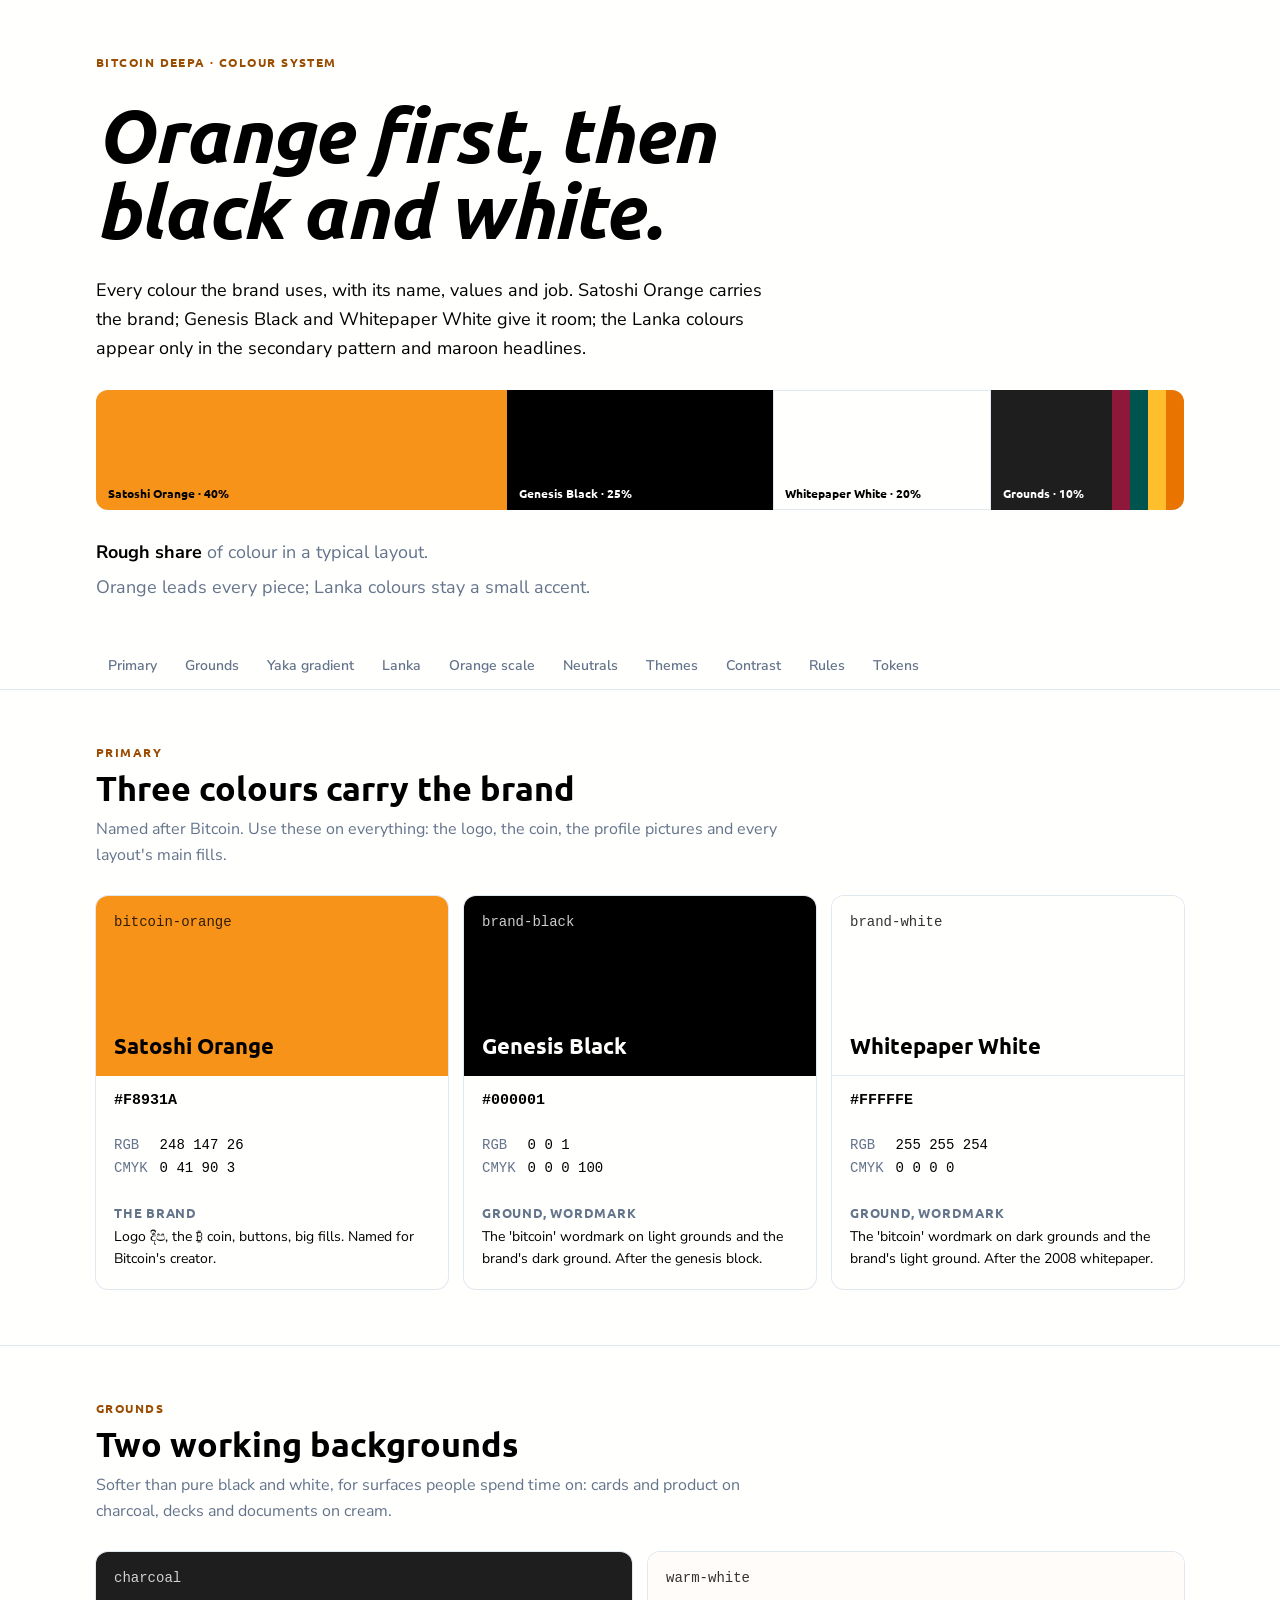
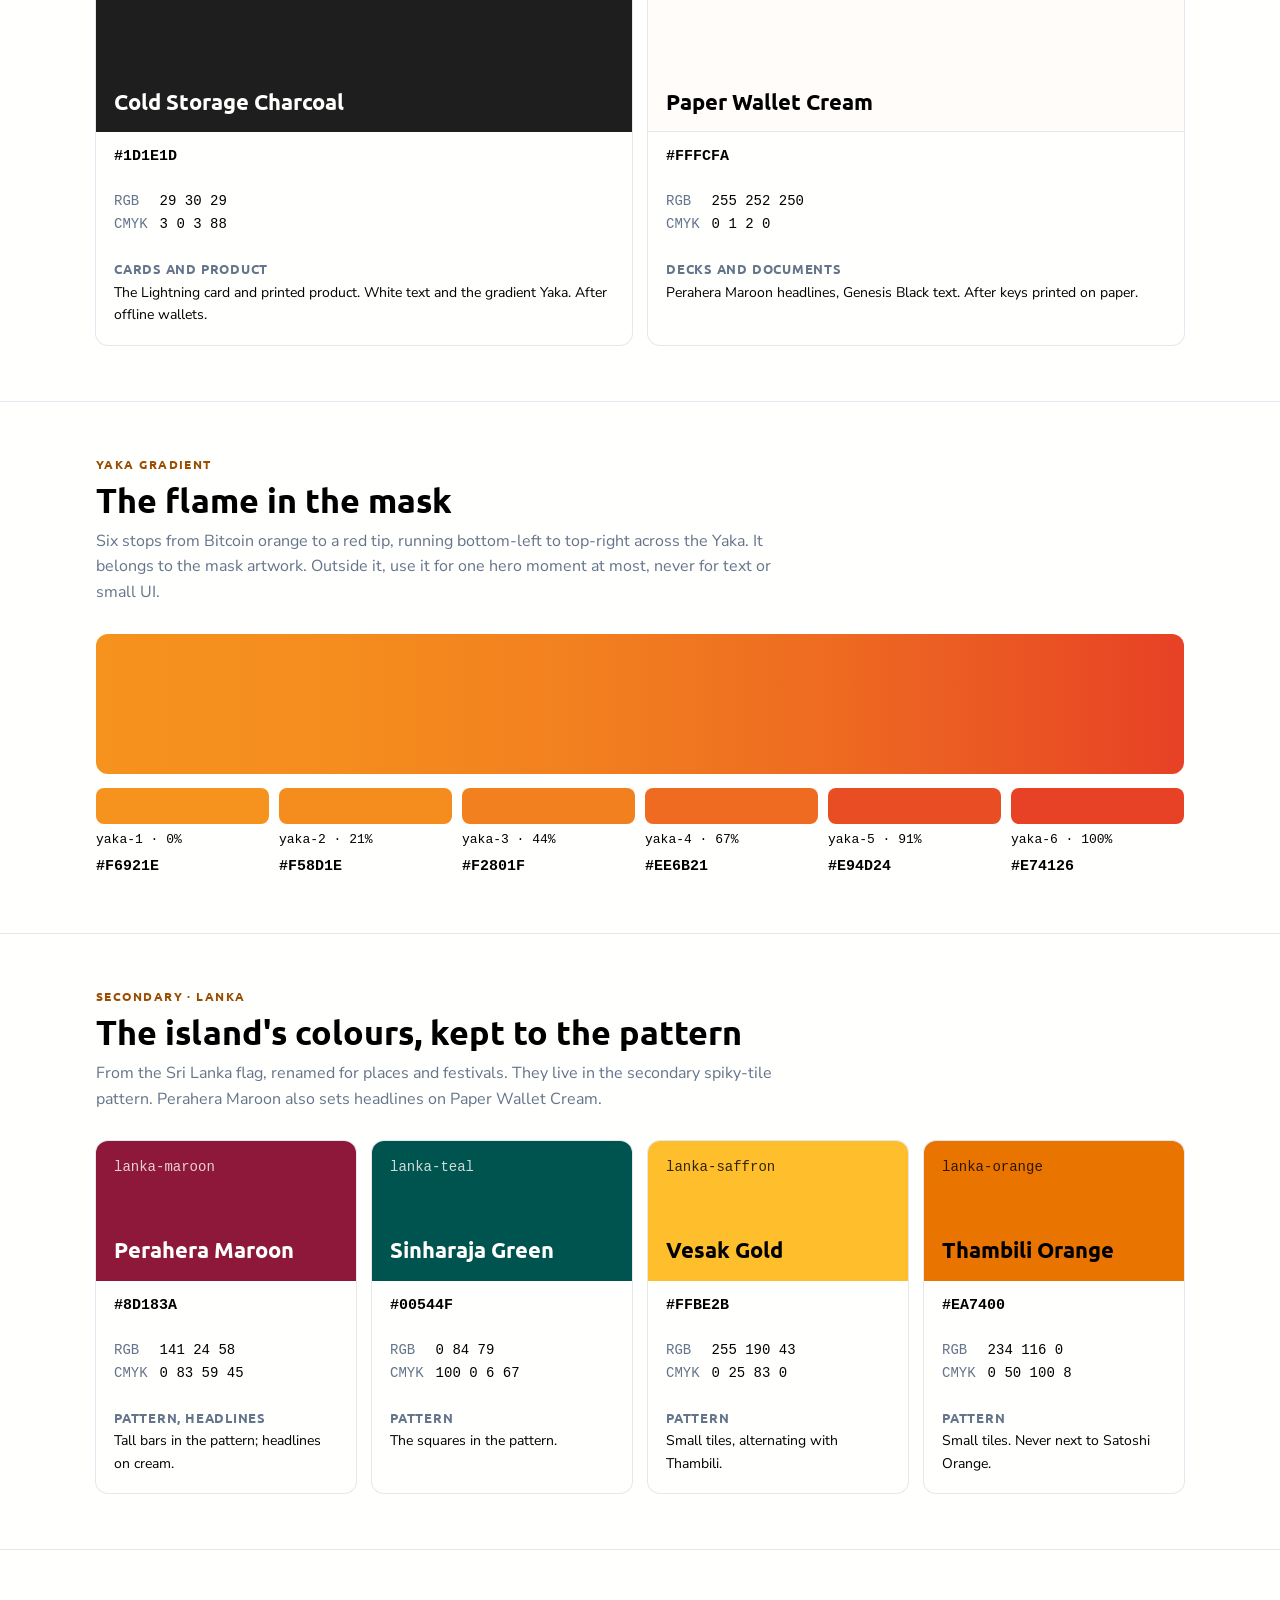
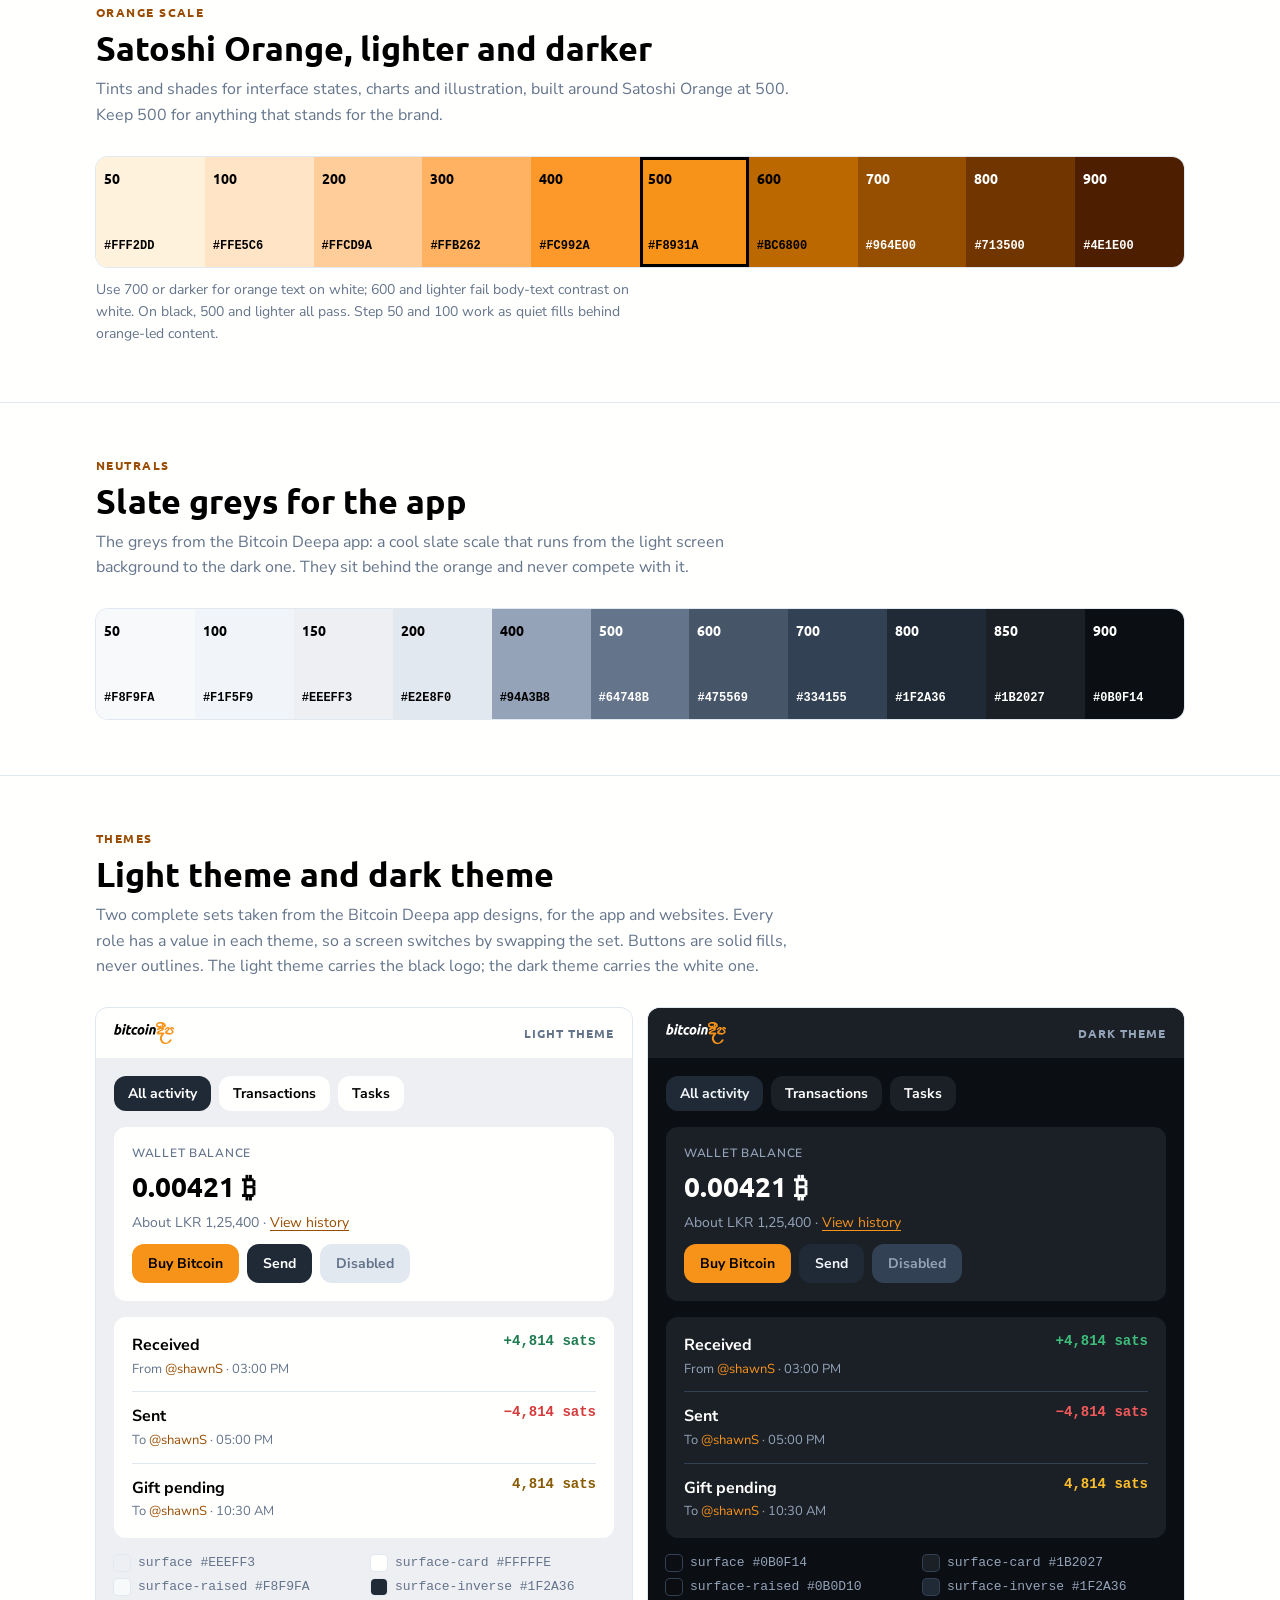
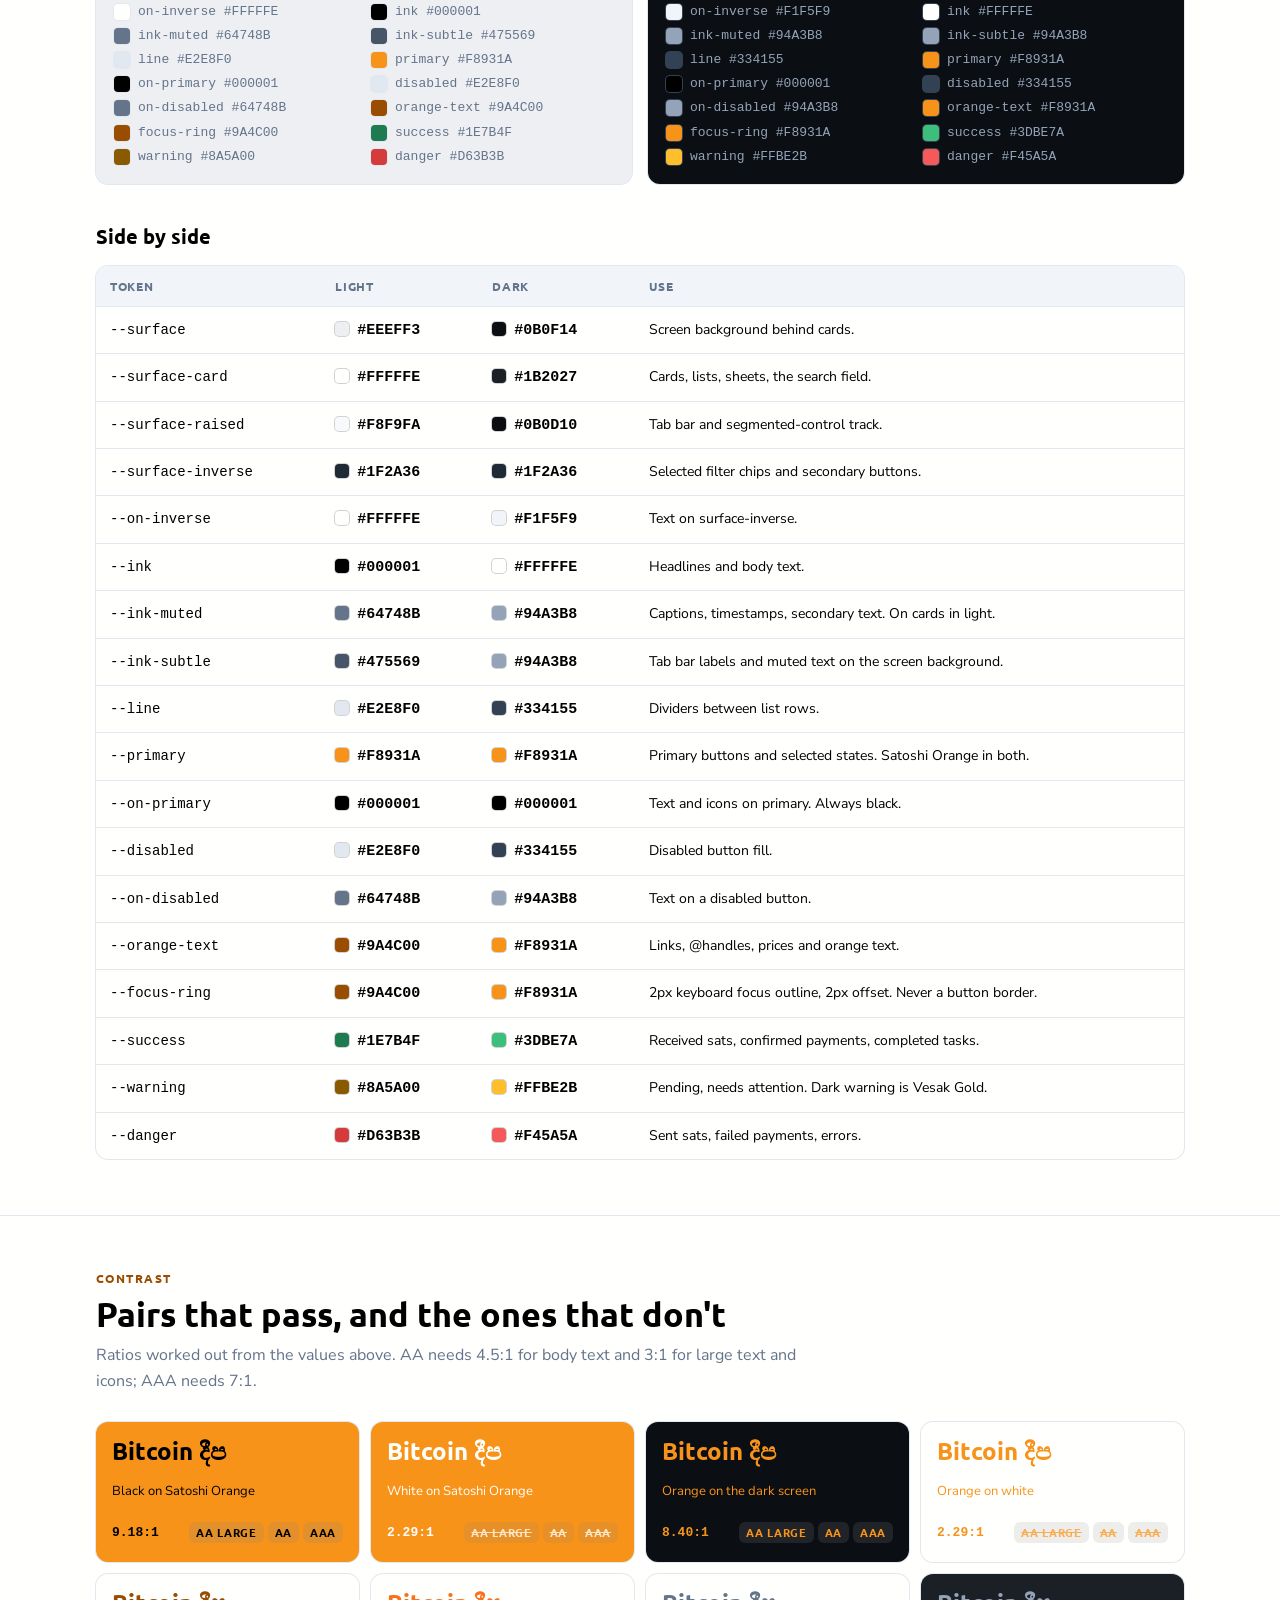
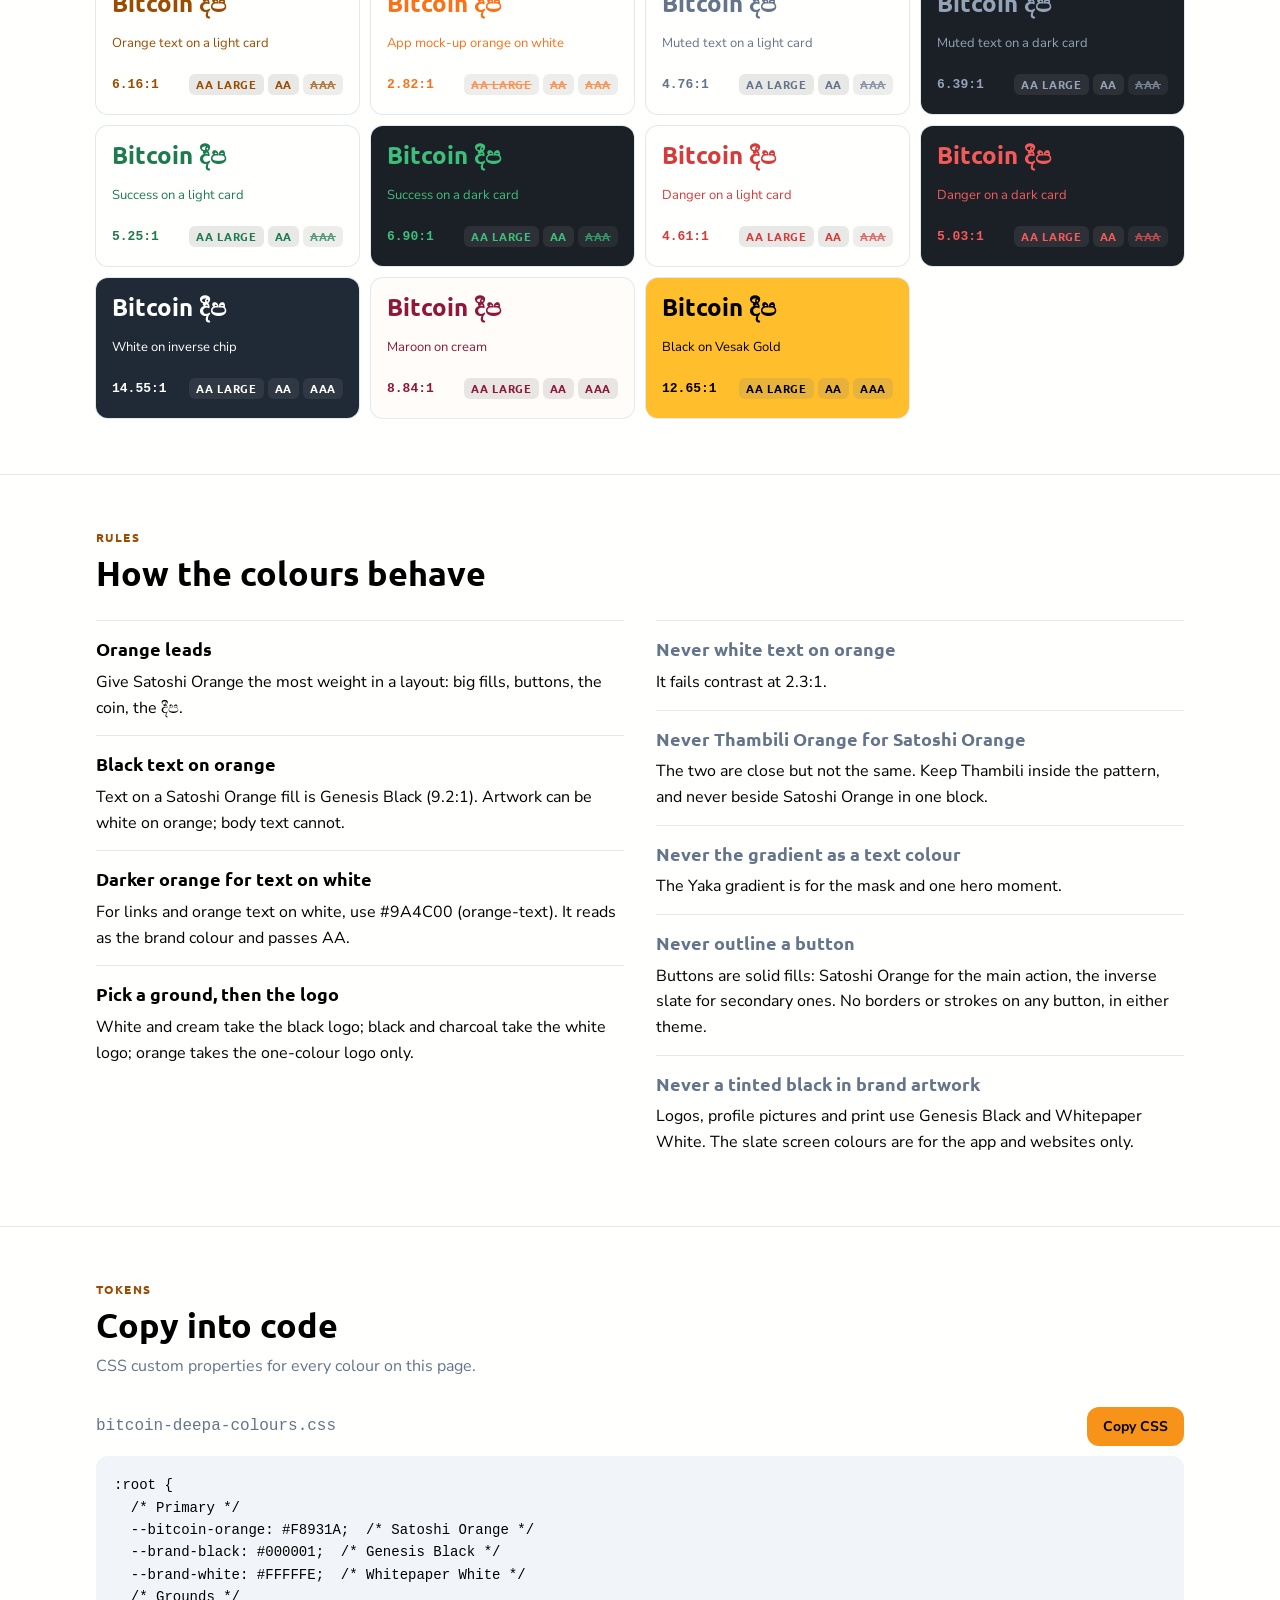
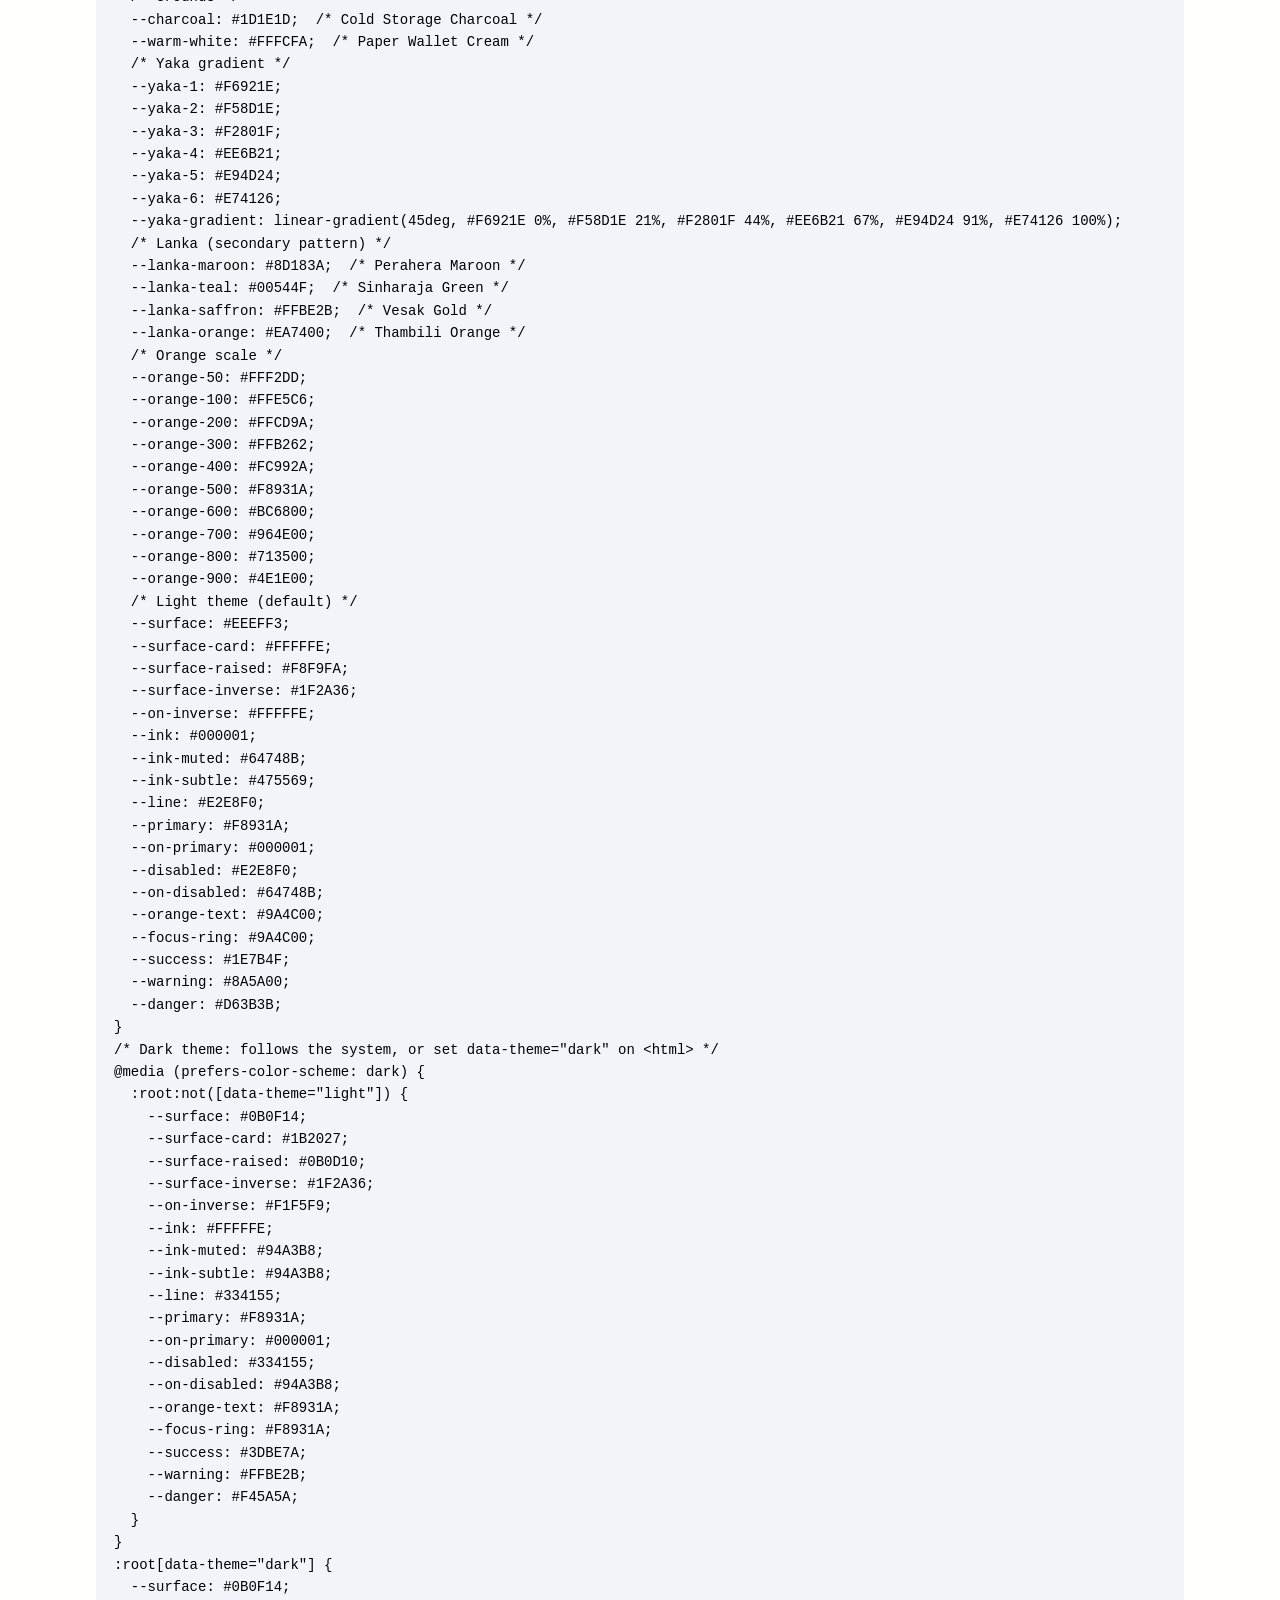
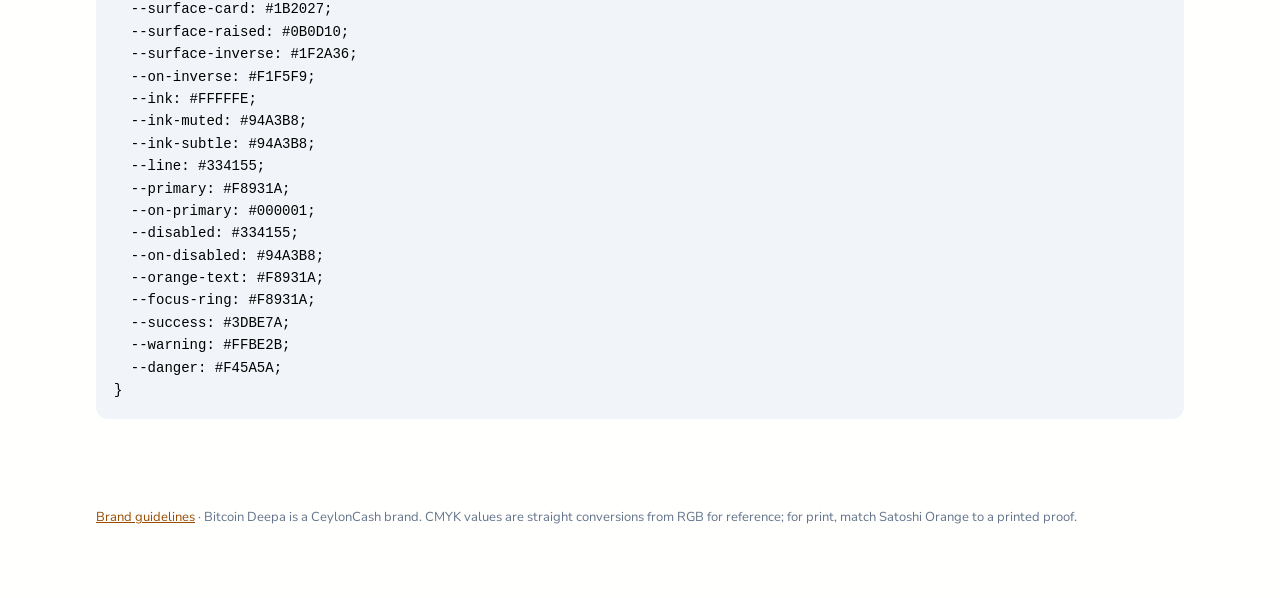
<file: site/colour/index.html>
<!doctype html>
<html lang="en">
<head>
<meta charset="utf-8">
<meta name="viewport" content="width=device-width, initial-scale=1, viewport-fit=cover">
<meta name="description" content="The Bitcoin Deepa colour system: brand colours, light and dark themes, contrast and design tokens.">
<link rel="icon" href="../img/icon_orange.png">
<style>body{margin:0;font:14px system-ui,sans-serif}img{max-width:100%}[hidden]{display:none!important}</style>
<title>Bitcoin Deepa Colour</title>
<link rel="preconnect" href="https://fonts.googleapis.com">
<link rel="preconnect" href="https://fonts.gstatic.com" crossorigin>
<link rel="stylesheet" href="https://fonts.googleapis.com/css2?family=Ubuntu:ital,wght@0,500;0,700;1,700&family=Ubuntu+Mono:wght@400;700&family=Nunito+Sans:opsz,wght@6..12,400;6..12,600;6..12,700&display=swap">
<style>
/* Layout: one reading column; each colour family is a band of real swatches, values set in mono under each chip. */
:root {
  --bg: #fffffe;
  --raised: #f1f5f9;
  --ink: #000001;
  --muted: #64748b;
  --line: #e2e8f0;
  --accent-text: #9a4c00;
  --focus: #9a4c00;
  --f-display: "Ubuntu", "Nunito Sans", system-ui, sans-serif;
  --f-body: "Nunito Sans", system-ui, sans-serif;
  --f-mono: "Ubuntu Mono", ui-monospace, "SFMono-Regular", Menlo, monospace;
  --r: 12px;
}
@media (prefers-color-scheme: dark) { :root:not([data-theme="light"]) {
  --bg: #0b0f14; --raised: #1b2027; --ink: #fffffe; --muted: #94a3b8; --line: #334155; --accent-text: #f8931a; --focus: #f8931a; color-scheme: dark; } }
:root[data-theme="dark"] { --bg: #0b0f14; --raised: #1b2027; --ink: #fffffe; --muted: #94a3b8; --line: #334155; --accent-text: #f8931a; --focus: #f8931a; color-scheme: dark; }

* { box-sizing: border-box; }
body { background: var(--bg); color: var(--ink); font: 400 16px/1.6 var(--f-body); }
.wrap { max-width: 1120px; margin: 0 auto; padding-left: max(16px, env(safe-area-inset-left, 0px)); padding-right: max(16px, env(safe-area-inset-right, 0px)); }
h1, h2, h3 { font-family: var(--f-display); text-wrap: balance; margin: 0; }
p { margin: 0; }
.mono { font-family: var(--f-mono); font-variant-numeric: tabular-nums; }
.muted { color: var(--muted); }
:focus-visible { outline: 2px solid var(--focus); outline-offset: 2px; }

/* Masthead: the brand's proportion, drawn as the hero */
.mast { padding-block: 56px 40px; display: grid; gap: 28px; }
.eyebrow { font: 700 12px/1 var(--f-display); letter-spacing: .12em; text-transform: uppercase; color: var(--accent-text); }
.mast h1 { font-size: clamp(40px, 7vw, 76px); line-height: 1; font-style: italic; letter-spacing: -.01em; }
.mast p { max-width: 62ch; font-size: 18px; }
.ratio { display: flex; height: 120px; border-radius: var(--r); overflow: hidden; box-shadow: inset 0 0 0 1px var(--line); }
.ratio div { display: flex; align-items: flex-end; padding: 10px 12px; font: 700 12px/1.2 var(--f-display); min-width: 0; overflow: hidden; white-space: nowrap; }
.ratio-key { display: flex; flex-wrap: wrap; gap: 6px 18px; font-size: 13px; color: var(--muted); }
.ratio-key b { color: var(--ink); font-weight: 700; }

nav.toc { position: sticky; top: env(safe-area-inset-top, 0px); z-index: 5; background: var(--bg); border-bottom: 1px solid var(--line); }
body::before { content: ""; position: fixed; inset: 0 0 auto; height: env(safe-area-inset-top, 0px); z-index: 10; background: var(--bg); }
nav.toc .wrap { display: flex; gap: 4px; overflow-x: auto; padding-block: 8px; scrollbar-width: none; }
nav.toc a { flex: none; color: var(--muted); text-decoration: none; font: 600 14px var(--f-body); padding: 6px 12px; border-radius: 8px; }
nav.toc a:hover { color: var(--ink); background: var(--raised); }

section { padding-block: 56px; border-bottom: 1px solid var(--line); }
.sec-head { display: grid; gap: 10px; margin-bottom: 28px; max-width: 70ch; }
.sec-head h2 { font-size: clamp(26px, 3.4vw, 34px); line-height: 1.15; }
.sec-head p { color: var(--muted); }

/* Swatches */
.grid { display: grid; gap: 16px; }
.g3 { grid-template-columns: repeat(3, minmax(0, 1fr)); }
.g2 { grid-template-columns: repeat(2, minmax(0, 1fr)); }
.g4 { grid-template-columns: repeat(4, minmax(0, 1fr)); }
.sw { display: grid; grid-template-rows: auto 1fr; border-radius: var(--r); overflow: hidden; box-shadow: 0 0 0 1px var(--line); background: var(--bg); min-width: 0; }
.chip { min-height: 180px; padding: 18px; display: flex; flex-direction: column; justify-content: space-between; gap: 12px; }
.g4 .chip { min-height: 140px; }
.chip .nm { font: 700 22px/1.15 var(--f-display); }
.chip .tok { font: 400 14px var(--f-mono); opacity: .8; }
.info { padding: 14px 18px 18px; display: grid; gap: 10px; align-content: start; }
.vals { display: grid; grid-template-columns: auto 1fr; gap: 2px 12px; font: 400 14px/1.5 var(--f-mono); }
.vals dt { color: var(--muted); }
.vals dd { margin: 0; }
.role { font-size: 14px; }
.role b { display: block; font-family: var(--f-display); font-size: 13px; letter-spacing: .06em; text-transform: uppercase; color: var(--muted); margin-bottom: 2px; }
button.copy { all: unset; cursor: pointer; font: 700 15px var(--f-mono); border-radius: 6px; padding: 2px 6px; margin-left: -6px; justify-self: start; }
button.copy:hover { background: var(--raised); }
button.copy:focus-visible { outline: 2px solid var(--focus); outline-offset: 1px; }
button.copy.done::after { content: " copied"; font-weight: 400; color: var(--muted); }

/* Gradient */
.grad { height: 140px; border-radius: var(--r); background: linear-gradient(90deg, #f6921e 0%, #f58d1e 21%, #f2801f 44%, #ee6b21 67%, #e94d24 91%, #e74126 100%); }
.stops { display: grid; grid-template-columns: repeat(6, minmax(0, 1fr)); gap: 10px; margin-top: 14px; }
.stop { display: grid; gap: 6px; font-size: 13px; }
.stop i { display: block; height: 36px; border-radius: 8px; }

/* Ramps */
.ramp { display: grid; grid-template-columns: repeat(10, minmax(0, 1fr)); border-radius: var(--r); overflow: hidden; box-shadow: 0 0 0 1px var(--line); }
.ramp div { padding: 12px 8px; min-height: 110px; display: flex; flex-direction: column; justify-content: space-between; font: 400 12px/1.3 var(--f-mono); min-width: 0; }
.ramp div b { font: 700 14px var(--f-display); }
.ramp .base { box-shadow: inset 0 0 0 3px currentColor; }
.ramp-note { margin-top: 12px; font-size: 14px; color: var(--muted); max-width: 70ch; }

/* Tables */
.tbl-wrap { overflow-x: auto; border-radius: var(--r); box-shadow: 0 0 0 1px var(--line); }
table { border-collapse: collapse; width: 100%; min-width: 640px; font-size: 14px; }
th, td { text-align: left; padding: 12px 14px; border-bottom: 1px solid var(--line); vertical-align: top; }
th { font: 700 12px var(--f-display); letter-spacing: .06em; text-transform: uppercase; color: var(--muted); background: var(--raised); }
tr:last-child td { border-bottom: 0; }
td .dot { display: inline-block; width: 14px; height: 14px; border-radius: 4px; vertical-align: -2px; margin-right: 8px; box-shadow: 0 0 0 1px rgba(127,127,127,.35); }
td code { font: 400 14px var(--f-mono); }


/* Theme panels: each shows one theme at fixed values, whatever the viewer's own theme */
.themes { display: grid; grid-template-columns: repeat(2, minmax(0, 1fr)); gap: 16px; }
.theme { border-radius: var(--r); overflow: hidden; box-shadow: 0 0 0 1px var(--line); min-width: 0; display: grid; grid-template-rows: auto 1fr; }
.t-head { display: flex; justify-content: space-between; align-items: center; padding: 14px 18px; gap: 12px; }
.t-head img { height: 22px; width: auto; }
.t-head span { font: 700 12px var(--f-display); letter-spacing: .08em; text-transform: uppercase; }
.t-body { padding: 18px; display: grid; gap: 16px; align-content: start; }
.t-card { border-radius: var(--r); padding: 18px; display: grid; gap: 10px; }
.t-card .lbl { font: 600 12px var(--f-body); letter-spacing: .06em; text-transform: uppercase; }
.t-card .amt { font: 700 28px/1.1 var(--f-display); font-variant-numeric: tabular-nums; }
.t-card .sub2 { font-size: 14px; }
.t-row { display: flex; flex-wrap: wrap; gap: 8px; align-items: center; }
.t-btn { font: 700 14px var(--f-body); border-radius: var(--r); padding: 10px 16px; border: 0; }
.t-btn.ghost { background: transparent; }
.t-chip { font: 700 12px var(--f-body); padding: 4px 10px; border-radius: 999px; border: 1px solid currentColor; }
.t-link { font-size: 14px; text-decoration: underline; text-underline-offset: 3px; }
.t-focus { font: 700 14px var(--f-body); border-radius: var(--r); padding: 8px 14px; }
.t-toks { display: grid; grid-template-columns: repeat(2, minmax(0, 1fr)); gap: 6px 14px; font: 400 13px/1.4 var(--f-mono); }
.t-toks div { display: flex; gap: 8px; align-items: center; min-width: 0; }
.t-toks i { flex: none; width: 16px; height: 16px; border-radius: 4px; }
.t-toks span { overflow: hidden; text-overflow: ellipsis; white-space: nowrap; }
h3.sub { font-size: 20px; margin: 36px 0 14px; }
@media (max-width: 860px) { .themes { grid-template-columns: 1fr; } }

/* Contrast pairs */
.pairs { display: grid; grid-template-columns: repeat(auto-fill, minmax(220px, 1fr)); gap: 12px; }
.pair { border-radius: var(--r); padding: 16px; display: grid; gap: 10px; min-height: 140px; box-shadow: 0 0 0 1px var(--line); }
.pair .big { font: 700 24px/1.1 var(--f-display); }
.pair .small { font-size: 13px; }
.pair .meta { display: flex; justify-content: space-between; align-items: center; gap: 8px; font: 700 13px var(--f-mono); }
.badge { font: 700 11px/1 var(--f-display); letter-spacing: .06em; padding: 5px 7px; border-radius: 6px; background: rgba(127,127,127,.18); }
.badge.fail { text-decoration: line-through; opacity: .75; }

/* Rules */
.rules { display: grid; grid-template-columns: repeat(2, minmax(0, 1fr)); gap: 0 32px; }
.rules li { padding: 14px 0; border-top: 1px solid var(--line); }
.rules ul { list-style: none; margin: 0; padding: 0; }
.rules h3 { font-size: 18px; margin-bottom: 6px; }
.rules .no h3 { color: var(--muted); }

pre.tokens { background: var(--raised); border-radius: var(--r); padding: 18px; overflow-x: auto; font: 400 14px/1.6 var(--f-mono); margin: 0; }
.code-head { display: flex; justify-content: space-between; align-items: center; margin-bottom: 10px; gap: 12px; }
.btn { font: 700 14px var(--f-body); color: #000001; background: #f8931a; border: 0; border-radius: var(--r); padding: 10px 16px; cursor: pointer; }
.btn:focus-visible { outline: 2px solid var(--focus); outline-offset: 2px; }
footer { padding-block: 32px 48px; font-size: 13px; color: var(--muted); }

@media (max-width: 860px) {
  .g3, .g4 { grid-template-columns: repeat(2, minmax(0, 1fr)); }
  .rules { grid-template-columns: 1fr; }
  .ramp, .ramp[data-ramp="neutral"] { grid-template-columns: repeat(5, minmax(0, 1fr)) !important; }
  .ramp[data-ramp="neutral"] { grid-template-columns: repeat(4, minmax(0, 1fr)) !important; }
  .stops { grid-template-columns: repeat(3, minmax(0, 1fr)); }
}
@media (max-width: 520px) {
  .g3, .g2, .g4 { grid-template-columns: 1fr; }
  .ratio { height: 90px; }
}
@media (prefers-reduced-motion: reduce) { * { transition: none !important; } }
</style>
</head>
<body>


<header class="wrap mast">
  <span class="eyebrow">Bitcoin Deepa · Colour system</span>
  <h1>Orange first, then black and white.</h1>
  <p>Every colour the brand uses, with its name, values and job. Satoshi Orange carries the brand; Genesis Black and Whitepaper White give it room; the Lanka colours appear only in the secondary pattern and maroon headlines.</p>
  <div class="ratio" role="img" aria-label="Rough share of colour in a typical layout: orange 40%, black 25%, white 20%, grounds 10%, Lanka 5%">
    <div style="flex:40;background:#f8931a;color:#000001">Satoshi Orange · 40%</div>
    <div style="flex:25;background:#000001;color:#fffffe">Genesis Black · 25%</div>
    <div style="flex:20;background:#fffffe;color:#000001;box-shadow:inset 0 0 0 1px var(--line)">Whitepaper White · 20%</div>
    <div style="flex:10;background:#1d1e1d;color:#fffffe">Grounds · 10%</div>
    <div style="flex:5;background:linear-gradient(90deg,#8d183a 0 25%,#00544f 25% 50%,#ffbe2b 50% 75%,#ea7400 75%);color:transparent">Lanka</div>
  </div>
  <p class="ratio-key"><span><b>Rough share</b> of colour in a typical layout.</span><span>Orange leads every piece; Lanka colours stay a small accent.</span></p>
</header>

<nav class="toc" aria-label="Sections"><div class="wrap">
  <a href="#primary">Primary</a><a href="#grounds">Grounds</a><a href="#yaka">Yaka gradient</a><a href="#lanka">Lanka</a><a href="#scale">Orange scale</a><a href="#neutrals">Neutrals</a><a href="#ui">Themes</a><a href="#contrast">Contrast</a><a href="#rules">Rules</a><a href="#code">Tokens</a>
</div></nav>

<main>
<section id="primary"><div class="wrap">
  <div class="sec-head"><span class="eyebrow">Primary</span><h2>Three colours carry the brand</h2><p>Named after Bitcoin. Use these on everything: the logo, the coin, the profile pictures and every layout's main fills.</p></div>
  <div class="grid g3" data-swatches="primary"></div>
</div></section>

<section id="grounds"><div class="wrap">
  <div class="sec-head"><span class="eyebrow">Grounds</span><h2>Two working backgrounds</h2><p>Softer than pure black and white, for surfaces people spend time on: cards and product on charcoal, decks and documents on cream.</p></div>
  <div class="grid g2" data-swatches="grounds"></div>
</div></section>

<section id="yaka"><div class="wrap">
  <div class="sec-head"><span class="eyebrow">Yaka gradient</span><h2>The flame in the mask</h2><p>Six stops from Bitcoin orange to a red tip, running bottom-left to top-right across the Yaka. It belongs to the mask artwork. Outside it, use it for one hero moment at most, never for text or small UI.</p></div>
  <div class="grad" role="img" aria-label="Yaka gradient from orange to red"></div>
  <div class="stops" data-stops></div>
</div></section>

<section id="lanka"><div class="wrap">
  <div class="sec-head"><span class="eyebrow">Secondary · Lanka</span><h2>The island's colours, kept to the pattern</h2><p>From the Sri Lanka flag, renamed for places and festivals. They live in the secondary spiky-tile pattern. Perahera Maroon also sets headlines on Paper Wallet Cream.</p></div>
  <div class="grid g4" data-swatches="lanka"></div>
</div></section>

<section id="scale"><div class="wrap">
  <div class="sec-head"><span class="eyebrow">Orange scale</span><h2>Satoshi Orange, lighter and darker</h2><p>Tints and shades for interface states, charts and illustration, built around Satoshi Orange at 500. Keep 500 for anything that stands for the brand.</p></div>
  <div class="ramp" data-ramp="orange"></div>
  <p class="ramp-note">Use 700 or darker for orange text on white; 600 and lighter fail body-text contrast on white. On black, 500 and lighter all pass. Step 50 and 100 work as quiet fills behind orange-led content.</p>
</div></section>

<section id="neutrals"><div class="wrap">
  <div class="sec-head"><span class="eyebrow">Neutrals</span><h2>Slate greys for the app</h2><p>The greys from the Bitcoin Deepa app: a cool slate scale that runs from the light screen background to the dark one. They sit behind the orange and never compete with it.</p></div>
  <div class="ramp" data-ramp="neutral" style="grid-template-columns:repeat(11,minmax(0,1fr))"></div>
</div></section>

<section id="ui"><div class="wrap">
  <div class="sec-head"><span class="eyebrow">Themes</span><h2>Light theme and dark theme</h2><p>Two complete sets taken from the Bitcoin Deepa app designs, for the app and websites. Every role has a value in each theme, so a screen switches by swapping the set. Buttons are solid fills, never outlines. The light theme carries the black logo; the dark theme carries the white one.</p></div>
  <div class="themes">
    <div class="theme" data-theme-panel="light"></div>
    <div class="theme" data-theme-panel="dark"></div>
  </div>
  <h3 class="sub">Side by side</h3>
  <div class="tbl-wrap"><table>
    <thead><tr><th>Token</th><th>Light</th><th>Dark</th><th>Use</th></tr></thead>
    <tbody data-ui></tbody>
  </table></div>
</div></section>

<section id="contrast"><div class="wrap">
  <div class="sec-head"><span class="eyebrow">Contrast</span><h2>Pairs that pass, and the ones that don't</h2><p>Ratios worked out from the values above. AA needs 4.5:1 for body text and 3:1 for large text and icons; AAA needs 7:1.</p></div>
  <div class="pairs" data-pairs></div>
</div></section>

<section id="rules"><div class="wrap">
  <div class="sec-head"><span class="eyebrow">Rules</span><h2>How the colours behave</h2></div>
  <div class="rules">
    <ul>
      <li><h3>Orange leads</h3><p>Give Satoshi Orange the most weight in a layout: big fills, buttons, the coin, the දීප.</p></li>
      <li><h3>Black text on orange</h3><p>Text on a Satoshi Orange fill is Genesis Black (9.2:1). Artwork can be white on orange; body text cannot.</p></li>
      <li><h3>Darker orange for text on white</h3><p>For links and orange text on white, use #9A4C00 (orange-text). It reads as the brand colour and passes AA.</p></li>
      <li><h3>Pick a ground, then the logo</h3><p>White and cream take the black logo; black and charcoal take the white logo; orange takes the one-colour logo only.</p></li>
    </ul>
    <ul class="no">
      <li><h3>Never white text on orange</h3><p>It fails contrast at 2.3:1.</p></li>
      <li><h3>Never Thambili Orange for Satoshi Orange</h3><p>The two are close but not the same. Keep Thambili inside the pattern, and never beside Satoshi Orange in one block.</p></li>
      <li><h3>Never the gradient as a text colour</h3><p>The Yaka gradient is for the mask and one hero moment.</p></li>
      <li><h3>Never outline a button</h3><p>Buttons are solid fills: Satoshi Orange for the main action, the inverse slate for secondary ones. No borders or strokes on any button, in either theme.</p></li>
      <li><h3>Never a tinted black in brand artwork</h3><p>Logos, profile pictures and print use Genesis Black and Whitepaper White. The slate screen colours are for the app and websites only.</p></li>
    </ul>
  </div>
</div></section>

<section id="code" style="border-bottom:0"><div class="wrap">
  <div class="sec-head"><span class="eyebrow">Tokens</span><h2>Copy into code</h2><p>CSS custom properties for every colour on this page.</p></div>
  <div class="code-head"><span class="muted mono">bitcoin-deepa-colours.css</span><button class="btn" id="copy-css" type="button">Copy CSS</button></div>
  <pre class="tokens" id="css-out"></pre>
</div></section>
</main>

<footer class="wrap"><a href="../" style="color:var(--accent-text)">Brand guidelines</a> · Bitcoin Deepa is a CeylonCash brand. CMYK values are straight conversions from RGB for reference; for print, match Satoshi Orange to a printed proof.</footer>

<script>
const C = {
  primary: [
    { name: "Satoshi Orange", tok: "bitcoin-orange", hex: "#F8931A", on: "#000001", role: ["The brand", "Logo දීප, the ₿ coin, buttons, big fills. Named for Bitcoin's creator."] },
    { name: "Genesis Black", tok: "brand-black", hex: "#000001", on: "#FFFFFE", role: ["Ground, wordmark", "The 'bitcoin' wordmark on light grounds and the brand's dark ground. After the genesis block."] },
    { name: "Whitepaper White", tok: "brand-white", hex: "#FFFFFE", on: "#000001", role: ["Ground, wordmark", "The 'bitcoin' wordmark on dark grounds and the brand's light ground. After the 2008 whitepaper."] }
  ],
  grounds: [
    { name: "Cold Storage Charcoal", tok: "charcoal", hex: "#1D1E1D", on: "#FFFFFE", role: ["Cards and product", "The Lightning card and printed product. White text and the gradient Yaka. After offline wallets."] },
    { name: "Paper Wallet Cream", tok: "warm-white", hex: "#FFFCFA", on: "#000001", role: ["Decks and documents", "Perahera Maroon headlines, Genesis Black text. After keys printed on paper."] }
  ],
  lanka: [
    { name: "Perahera Maroon", tok: "lanka-maroon", hex: "#8D183A", on: "#FFFFFE", role: ["Pattern, headlines", "Tall bars in the pattern; headlines on cream."] },
    { name: "Sinharaja Green", tok: "lanka-teal", hex: "#00544F", on: "#FFFFFE", role: ["Pattern", "The squares in the pattern."] },
    { name: "Vesak Gold", tok: "lanka-saffron", hex: "#FFBE2B", on: "#000001", role: ["Pattern", "Small tiles, alternating with Thambili."] },
    { name: "Thambili Orange", tok: "lanka-orange", hex: "#EA7400", on: "#000001", role: ["Pattern", "Small tiles. Never next to Satoshi Orange."] }
  ],
  yaka: [["yaka-1","#F6921E","0%"],["yaka-2","#F58D1E","21%"],["yaka-3","#F2801F","44%"],["yaka-4","#EE6B21","67%"],["yaka-5","#E94D24","91%"],["yaka-6","#E74126","100%"]],
  orange: [[50,"#FFF2DD"],[100,"#FFE5C6"],[200,"#FFCD9A"],[300,"#FFB262"],[400,"#FC992A"],[500,"#F8931A"],[600,"#BC6800"],[700,"#964E00"],[800,"#713500"],[900,"#4E1E00"]],
  neutral: [["50","#F8F9FA"],["100","#F1F5F9"],["150","#EEEFF3"],["200","#E2E8F0"],["400","#94A3B8"],["500","#64748B"],["600","#475569"],["700","#334155"],["800","#1F2A36"],["850","#1B2027"],["900","#0B0F14"]],
  ui: [
    ["surface","#EEEFF3","#0B0F14","Screen background behind cards."],
    ["surface-card","#FFFFFE","#1B2027","Cards, lists, sheets, the search field."],
    ["surface-raised","#F8F9FA","#0B0D10","Tab bar and segmented-control track."],
    ["surface-inverse","#1F2A36","#1F2A36","Selected filter chips and secondary buttons."],
    ["on-inverse","#FFFFFE","#F1F5F9","Text on surface-inverse."],
    ["ink","#000001","#FFFFFE","Headlines and body text."],
    ["ink-muted","#64748B","#94A3B8","Captions, timestamps, secondary text. On cards in light."],
    ["ink-subtle","#475569","#94A3B8","Tab bar labels and muted text on the screen background."],
    ["line","#E2E8F0","#334155","Dividers between list rows."],
    ["primary","#F8931A","#F8931A","Primary buttons and selected states. Satoshi Orange in both."],
    ["on-primary","#000001","#000001","Text and icons on primary. Always black."],
    ["disabled","#E2E8F0","#334155","Disabled button fill."],
    ["on-disabled","#64748B","#94A3B8","Text on a disabled button."],
    ["orange-text","#9A4C00","#F8931A","Links, @handles, prices and orange text."],
    ["focus-ring","#9A4C00","#F8931A","2px keyboard focus outline, 2px offset. Never a button border."],
    ["success","#1E7B4F","#3DBE7A","Received sats, confirmed payments, completed tasks."],
    ["warning","#8A5A00","#FFBE2B","Pending, needs attention. Dark warning is Vesak Gold."],
    ["danger","#D63B3B","#F45A5A","Sent sats, failed payments, errors."]
  ],
  pairs: [
    ["#000001","#F8931A","Black on Satoshi Orange"],
    ["#FFFFFE","#F8931A","White on Satoshi Orange"],
    ["#F8931A","#0B0F14","Orange on the dark screen"],
    ["#F8931A","#FFFFFE","Orange on white"],
    ["#9A4C00","#FFFFFE","Orange text on a light card"],
    ["#FA7119","#FFFFFE","App mock-up orange on white"],
    ["#64748B","#FFFFFE","Muted text on a light card"],
    ["#94A3B8","#1B2027","Muted text on a dark card"],
    ["#1E7B4F","#FFFFFE","Success on a light card"],
    ["#3DBE7A","#1B2027","Success on a dark card"],
    ["#D63B3B","#FFFFFE","Danger on a light card"],
    ["#F45A5A","#1B2027","Danger on a dark card"],
    ["#FFFFFE","#1F2A36","White on inverse chip"],
    ["#8D183A","#FFFCFA","Maroon on cream"],
    ["#000001","#FFBE2B","Black on Vesak Gold"]
  ]
};

const rgb = h => [1,3,5].map(i => parseInt(h.slice(i, i + 2), 16));
const lin = c => { c /= 255; return c <= 0.04045 ? c / 12.92 : Math.pow((c + 0.055) / 1.055, 2.4); };
const lum = h => { const [r, g, b] = rgb(h).map(lin); return 0.2126 * r + 0.7152 * g + 0.0722 * b; };
const ratio = (a, b) => { const x = lum(a), y = lum(b); return (Math.max(x, y) + 0.05) / (Math.min(x, y) + 0.05); };
const cmyk = h => { const [r, g, b] = rgb(h).map(v => v / 255); const k = 1 - Math.max(r, g, b); if (k >= 0.99) return "0 0 0 100"; return [r, g, b].map(v => Math.round((1 - v - k) / (1 - k) * 100)).concat(Math.round(k * 100)).join(" "); };
const textOn = h => ratio(h, "#000001") >= ratio(h, "#FFFFFE") ? "#000001" : "#FFFFFE";
const esc = s => s.replace(/[&<>"]/g, c => ({ "&": "&amp;", "<": "&lt;", ">": "&gt;", '"': "&quot;" }[c]));

function copyBtn(hex) { return `<button class="copy" type="button" data-copy="${hex}" aria-label="Copy ${hex}">${hex}</button>`; }

document.querySelectorAll("[data-swatches]").forEach(el => {
  el.innerHTML = C[el.dataset.swatches].map(s => `
    <article class="sw">
      <div class="chip" style="background:${s.hex};color:${s.on}${s.hex === "#FFFFFE" || s.hex === "#FFFCFA" ? ";box-shadow:inset 0 -1px 0 var(--line)" : ""}">
        <span class="tok">${s.tok}</span><span class="nm">${esc(s.name)}</span>
      </div>
      <div class="info">
        ${copyBtn(s.hex)}
        <dl class="vals"><dt>RGB</dt><dd>${rgb(s.hex).join(" ")}</dd><dt>CMYK</dt><dd>${cmyk(s.hex)}</dd></dl>
        <p class="role"><b>${esc(s.role[0])}</b>${esc(s.role[1])}</p>
      </div>
    </article>`).join("");
});

document.querySelector("[data-stops]").innerHTML = C.yaka.map(([t, h, p]) => `
  <div class="stop"><i style="background:${h}"></i><span class="mono">${t} · ${p}</span>${copyBtn(h)}</div>`).join("");

document.querySelectorAll("[data-ramp]").forEach(el => {
  el.innerHTML = C[el.dataset.ramp].map(([k, h]) => `
    <div style="background:${h};color:${textOn(h)}" class="${h === "#F8931A" ? "base" : ""}">
      <b>${k}</b><button class="copy" type="button" data-copy="${h}" style="font-size:12px;color:inherit" aria-label="Copy ${h}">${h}</button>
    </div>`).join("");
});

document.querySelector("[data-ui]").innerHTML = C.ui.map(([t, l, d, u]) => `
  <tr><td><code>--${t}</code></td>
  <td><span class="dot" style="background:${l}"></span>${copyBtn(l)}</td>
  <td><span class="dot" style="background:${d}"></span>${copyBtn(d)}</td>
  <td>${esc(u)}</td></tr>`).join("");


const LOGO = { light: "../img/DeepaLogo_BnO.svg", dark: "../img/DeepaLogo_WnO.svg" };
document.querySelectorAll("[data-theme-panel]").forEach(el => {
  const th = el.dataset.themePanel, i = th === "light" ? 1 : 2;
  const t = Object.fromEntries(C.ui.map(r => [r[0], r[i]]));
  el.style.cssText = `background:${t.surface};color:${t.ink}`;
  el.innerHTML = `
    <div class="t-head" style="background:${t["surface-card"]}"><img src="${LOGO[th]}" alt="Bitcoin Deepa wordmark, ${th === "light" ? "black" : "white"} version"><span style="color:${t["ink-muted"]}">${th === "light" ? "Light theme" : "Dark theme"}</span></div>
    <div class="t-body">
      <div class="t-row">
        <span class="t-btn" style="background:${t["surface-inverse"]};color:${t["on-inverse"]};padding:8px 14px">All activity</span>
        <span class="t-btn" style="background:${t["surface-card"]};color:${t.ink};padding:8px 14px">Transactions</span>
        <span class="t-btn" style="background:${t["surface-card"]};color:${t.ink};padding:8px 14px">Tasks</span>
      </div>
      <div class="t-card" style="background:${t["surface-card"]}">
        <span class="lbl" style="color:${t["ink-muted"]}">Wallet balance</span>
        <span class="amt">0.00421 ₿</span>
        <span class="sub2" style="color:${t["ink-muted"]}">About LKR 1,25,400 · <a class="t-link" style="color:${t["orange-text"]}" href="#ui">View history</a></span>
        <div class="t-row">
          <span class="t-btn" style="background:${t.primary};color:${t["on-primary"]}">Buy Bitcoin</span>
          <span class="t-btn" style="background:${t["surface-inverse"]};color:${t["on-inverse"]}">Send</span>
          <span class="t-btn" style="background:${t.disabled};color:${t["on-disabled"]}">Disabled</span>
        </div>
      </div>
      <div class="t-card" style="background:${t["surface-card"]};gap:0;padding:4px 18px">
        ${[["Received","From @shawnS · 03:00 PM","+4,814 sats",t.success],["Sent","To @shawnS · 05:00 PM","−4,814 sats",t.danger],["Gift pending","To @shawnS · 10:30 AM","4,814 sats",t.warning]].map(([a,b2,c,col],k)=>`
        <div style="display:flex;justify-content:space-between;gap:12px;padding:12px 0;${k?`border-top:1px solid ${t.line}`:""}">
          <div style="min-width:0"><div style="font-weight:700">${a}</div><div style="font-size:13px;color:${t["ink-muted"]}">${b2.replace("@shawnS",`<span style="color:${t["orange-text"]}">@shawnS</span>`)}</div></div>
          <div style="font:700 14px var(--f-mono);color:${col};white-space:nowrap">${c}</div>
        </div>`).join("")}
      </div>
      <div class="t-toks">${C.ui.map(r => `<div><i style="background:${r[i]};box-shadow:0 0 0 1px ${t.line}"></i><span style="color:${t["ink-muted"]}">${r[0]} ${r[i]}</span></div>`).join("")}</div>
    </div>`;
});

document.querySelector("[data-pairs]").innerHTML = C.pairs.map(([fg, bg, label]) => {
  const r = ratio(fg, bg);
  const b = (ok, txt) => `<span class="badge${ok ? "" : " fail"}">${txt}</span>`;
  return `<div class="pair" style="background:${bg};color:${fg}">
    <span class="big">Bitcoin දීප</span>
    <span class="small">${esc(label)}</span>
    <span class="meta"><span>${r.toFixed(2)}:1</span><span style="display:flex;gap:4px">${b(r >= 3, "AA LARGE")}${b(r >= 4.5, "AA")}${b(r >= 7, "AAA")}</span></span>
  </div>`;
}).join("");

const css = [":root {",
  "  /* Primary */", ...C.primary.map(s => `  --${s.tok}: ${s.hex};  /* ${s.name} */`),
  "  /* Grounds */", ...C.grounds.map(s => `  --${s.tok}: ${s.hex};  /* ${s.name} */`),
  "  /* Yaka gradient */", ...C.yaka.map(([t, h]) => `  --${t}: ${h};`),
  `  --yaka-gradient: linear-gradient(45deg, ${C.yaka.map(([, h, p]) => h + " " + p).join(", ")});`,
  "  /* Lanka (secondary pattern) */", ...C.lanka.map(s => `  --${s.tok}: ${s.hex};  /* ${s.name} */`),
  "  /* Orange scale */", ...C.orange.map(([k, h]) => `  --orange-${k}: ${h};`),
  "  /* Light theme (default) */", ...C.ui.map(([t, l]) => `  --${t}: ${l};`),
  "}",
  "/* Dark theme: follows the system, or set data-theme=\"dark\" on <html> */", "@media (prefers-color-scheme: dark) {", "  :root:not([data-theme=\"light\"]) {", ...C.ui.map(([t, , d]) => `    --${t}: ${d};`), "  }", "}", ":root[data-theme=\"dark\"] {", ...C.ui.map(([t, , d]) => `  --${t}: ${d};`), "}"].join("\n");
document.getElementById("css-out").textContent = css;

async function copy(text, el) {
  try { await navigator.clipboard.writeText(text); }
  catch (e) { const r = document.createRange(); r.selectNodeContents(el.tagName === "BUTTON" && el.id === "copy-css" ? document.getElementById("css-out") : el); const s = getSelection(); s.removeAllRanges(); s.addRange(r); return; }
  el.classList.add("done"); setTimeout(() => el.classList.remove("done"), 1400);
}
document.addEventListener("click", e => {
  const b = e.target.closest("[data-copy]");
  if (b) copy(b.dataset.copy, b);
  if (e.target.id === "copy-css") { const btn = e.target; copy(css, btn).then(() => { btn.textContent = "Copied"; setTimeout(() => btn.textContent = "Copy CSS", 1400); }); }
});
</script>

</body>
</html>
</file>
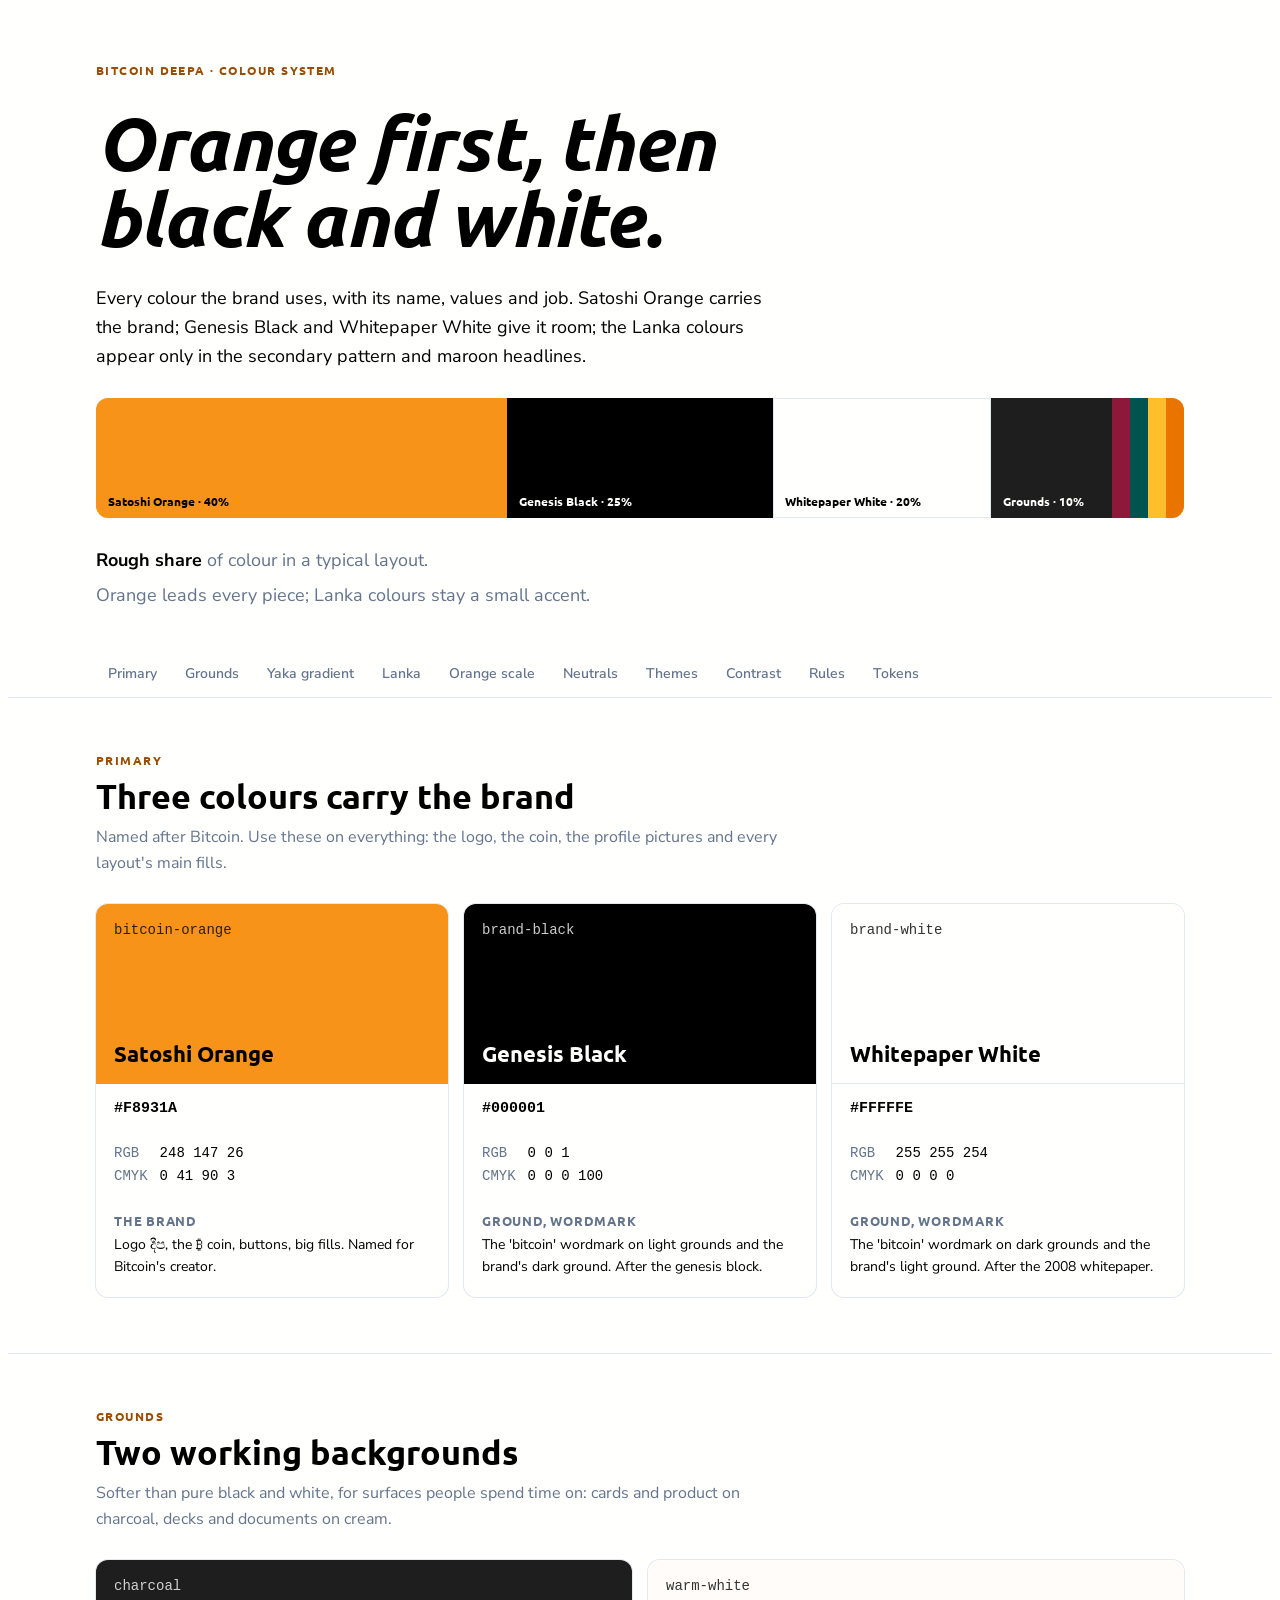
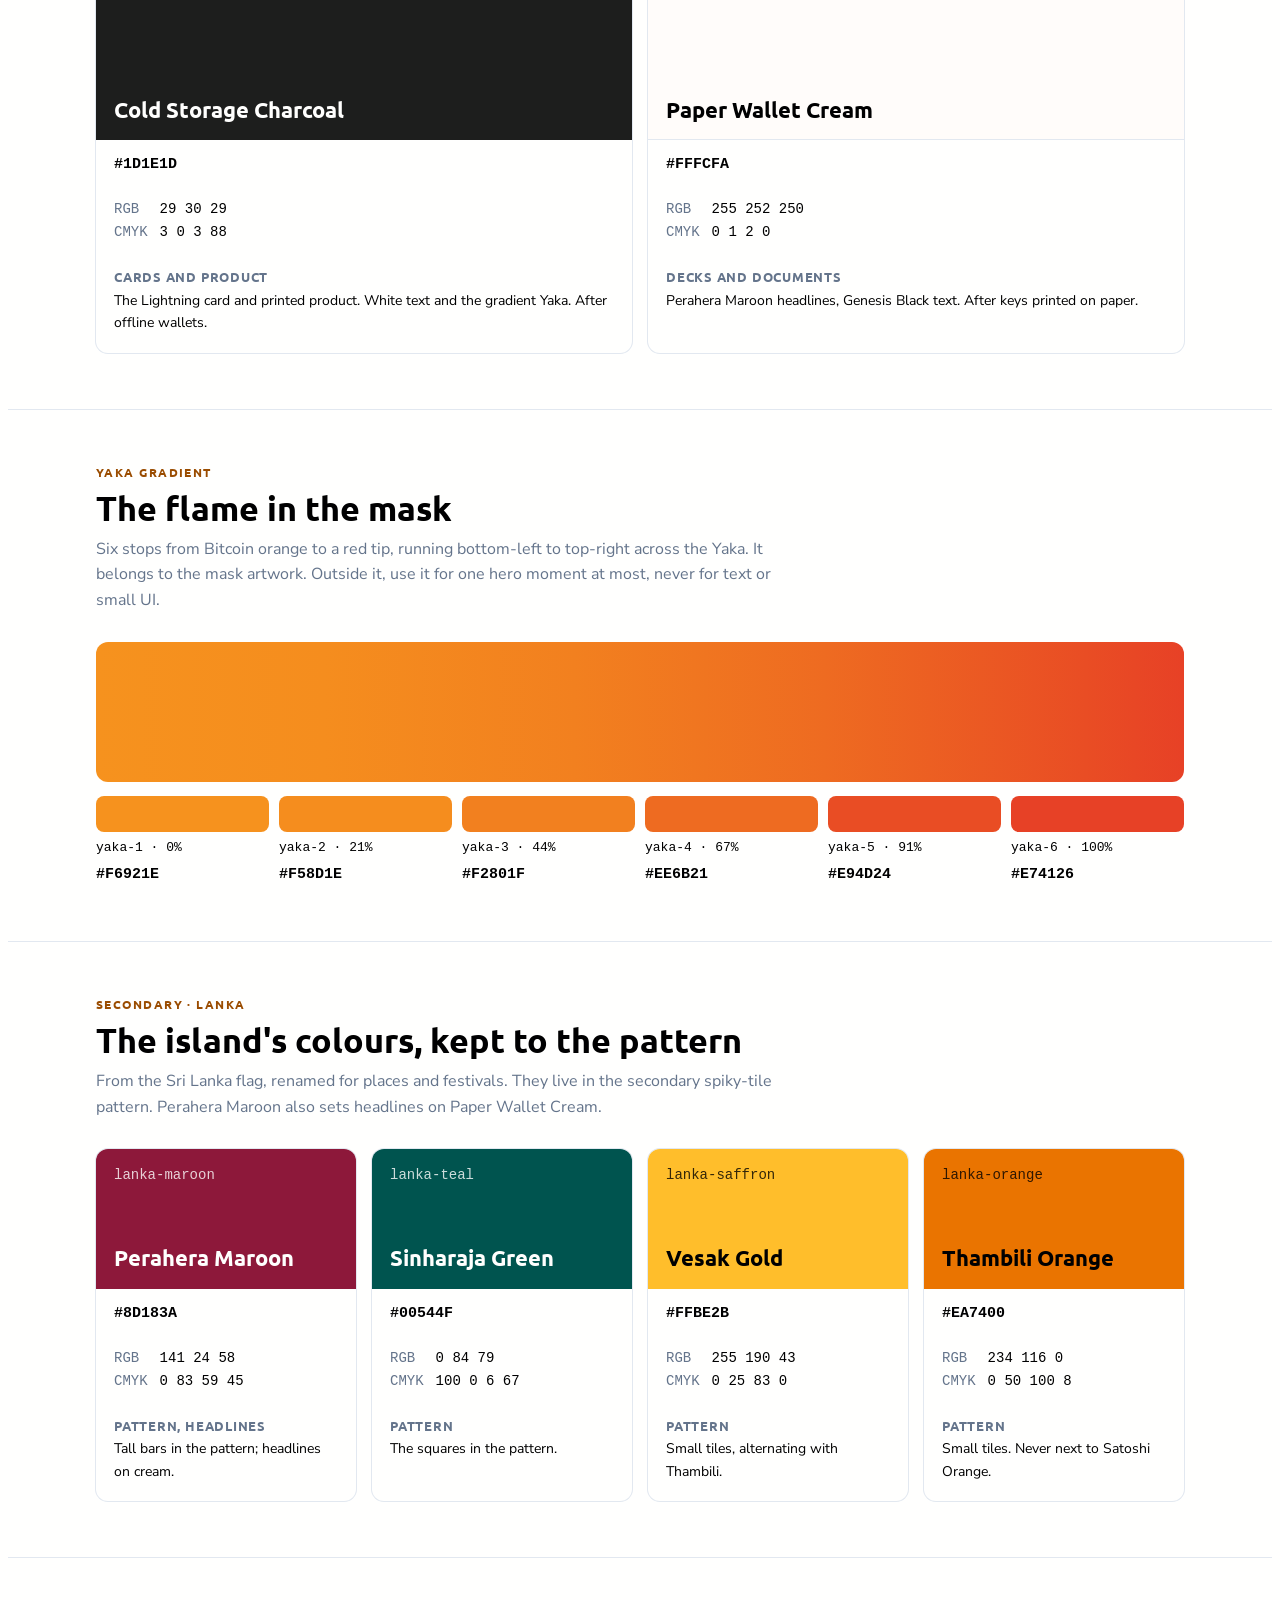
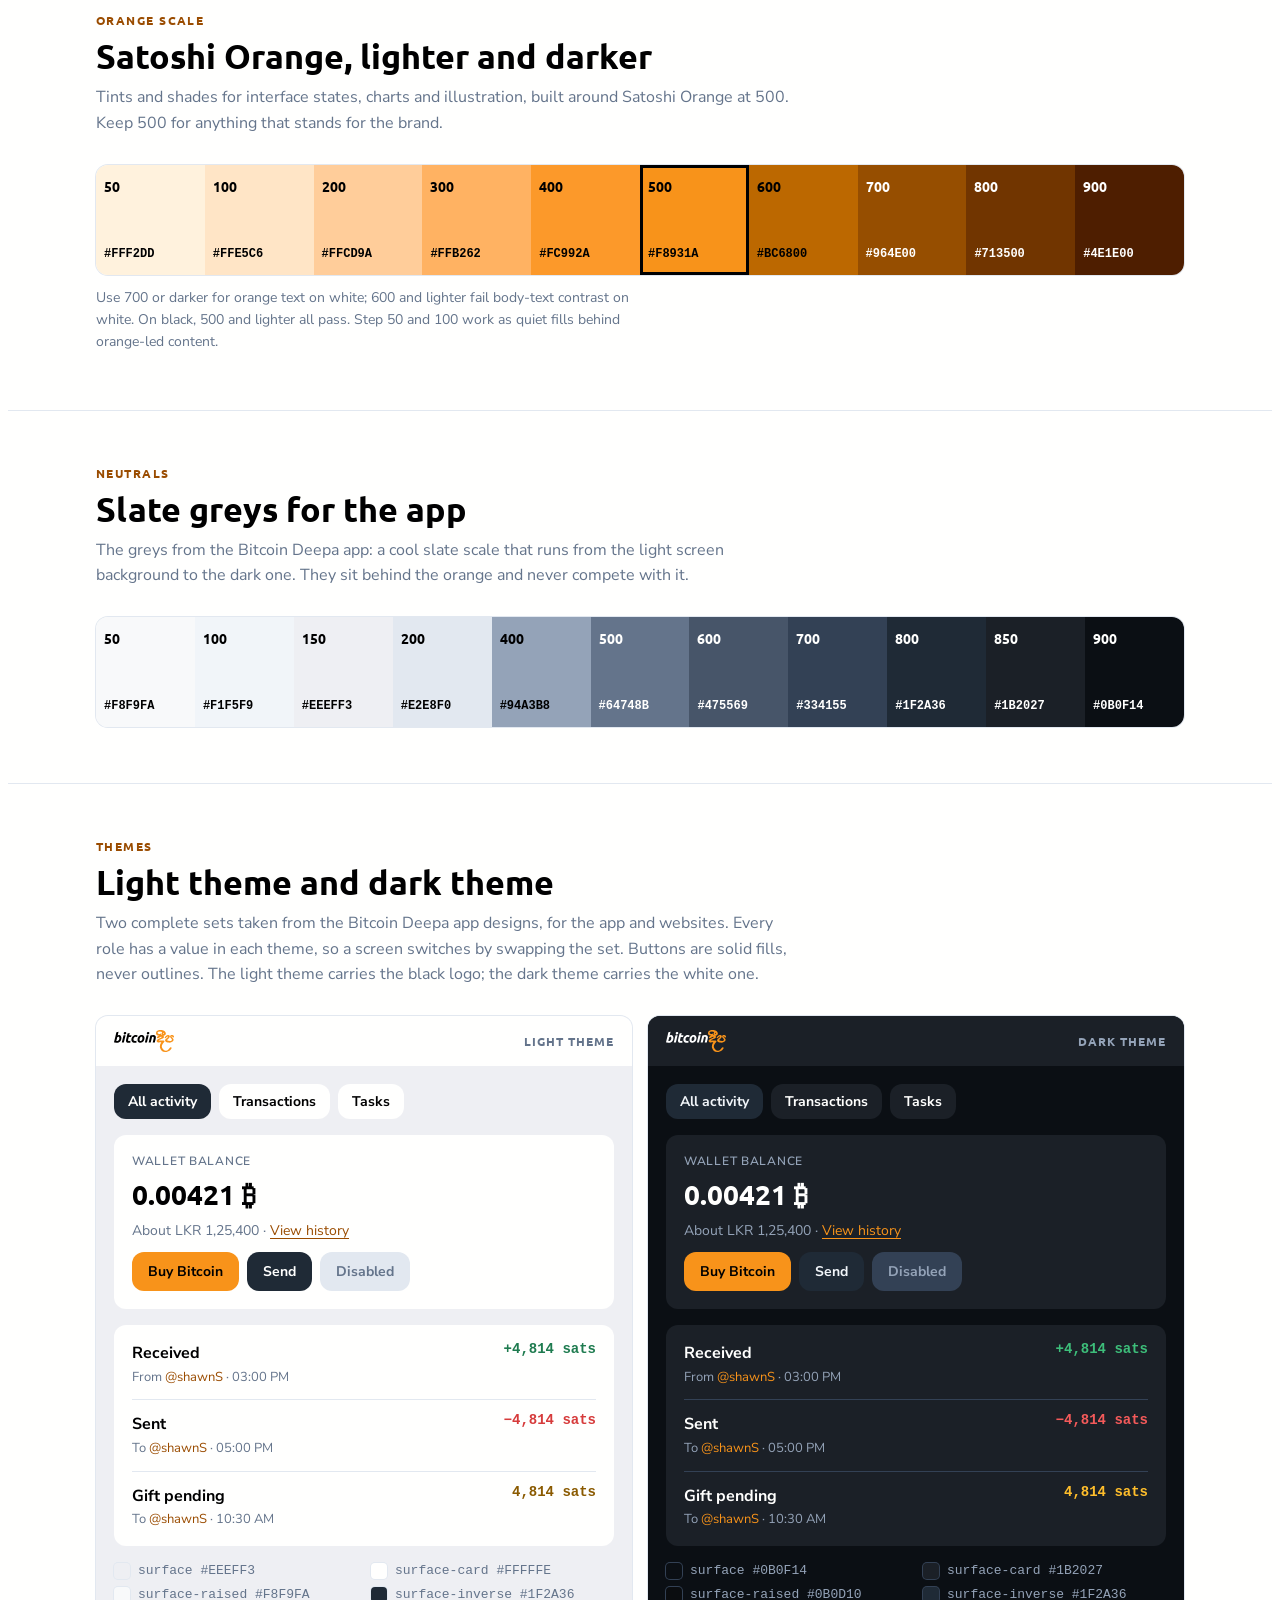
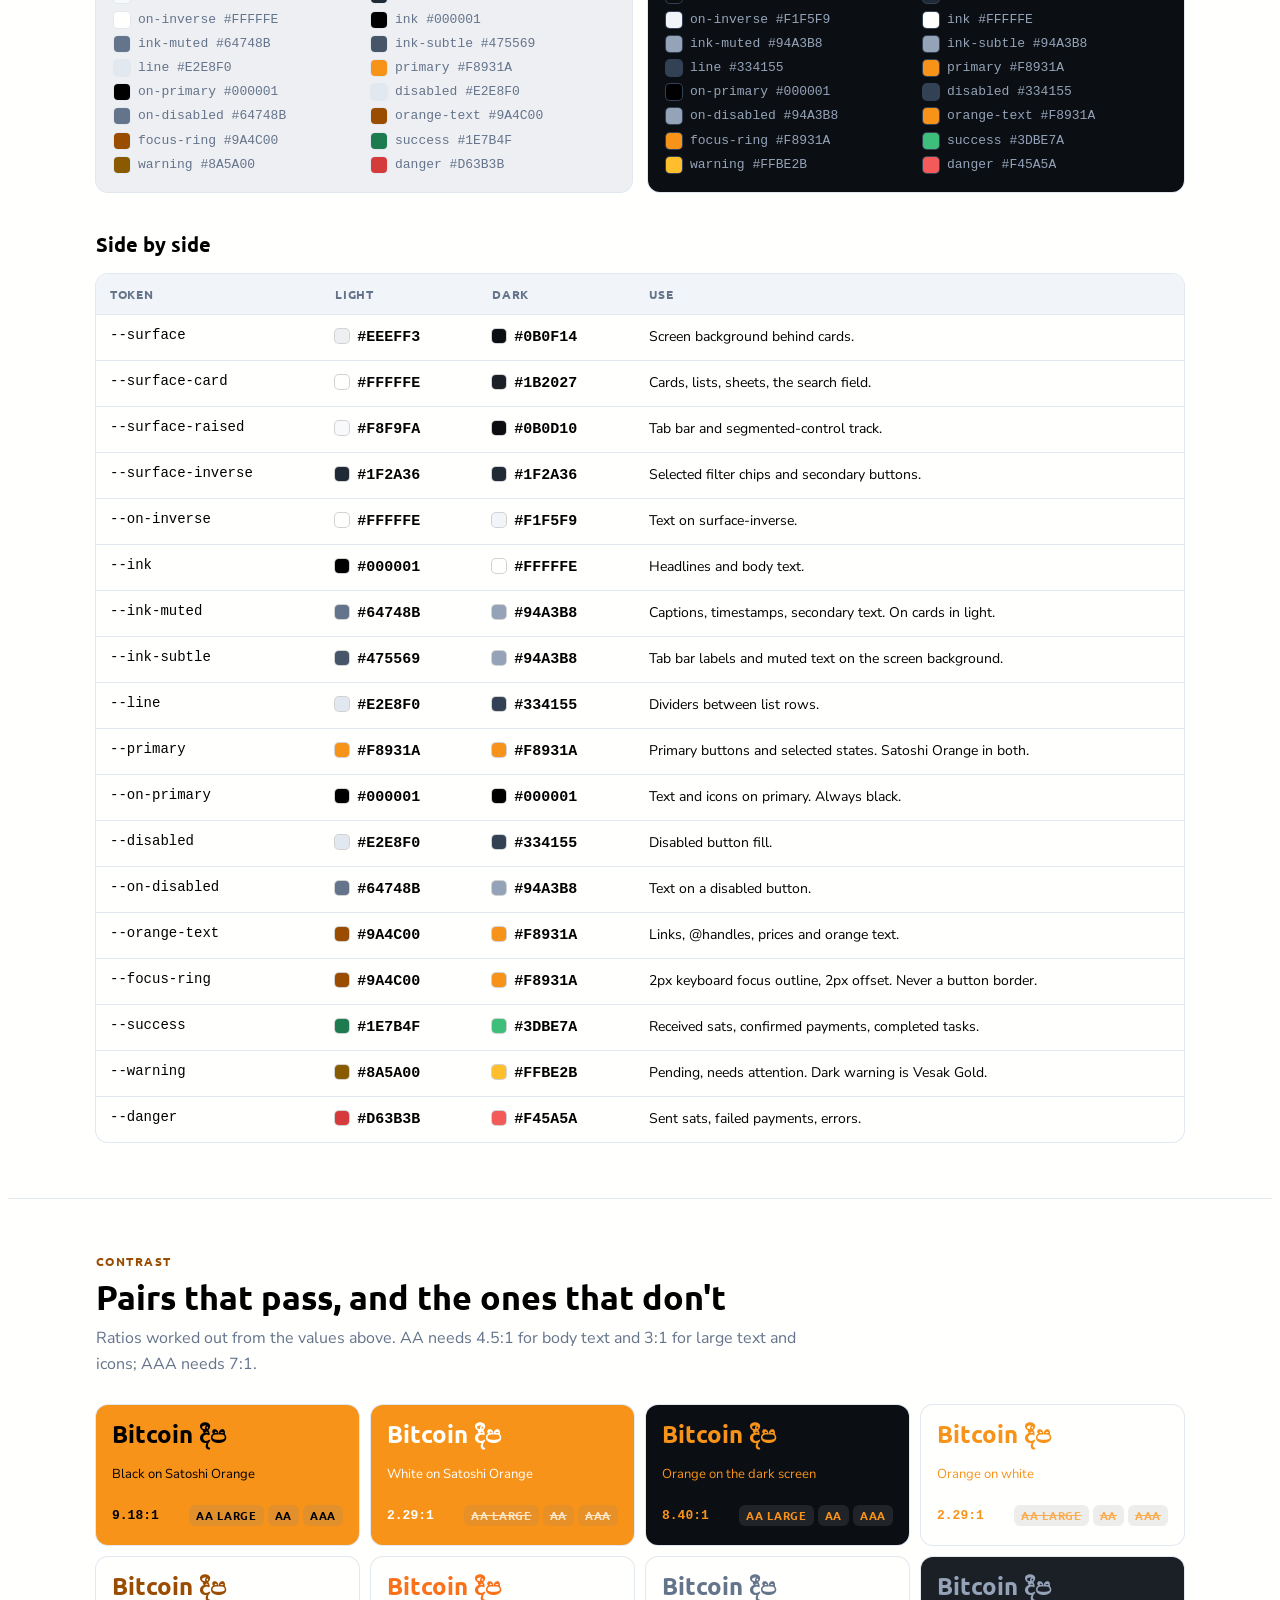
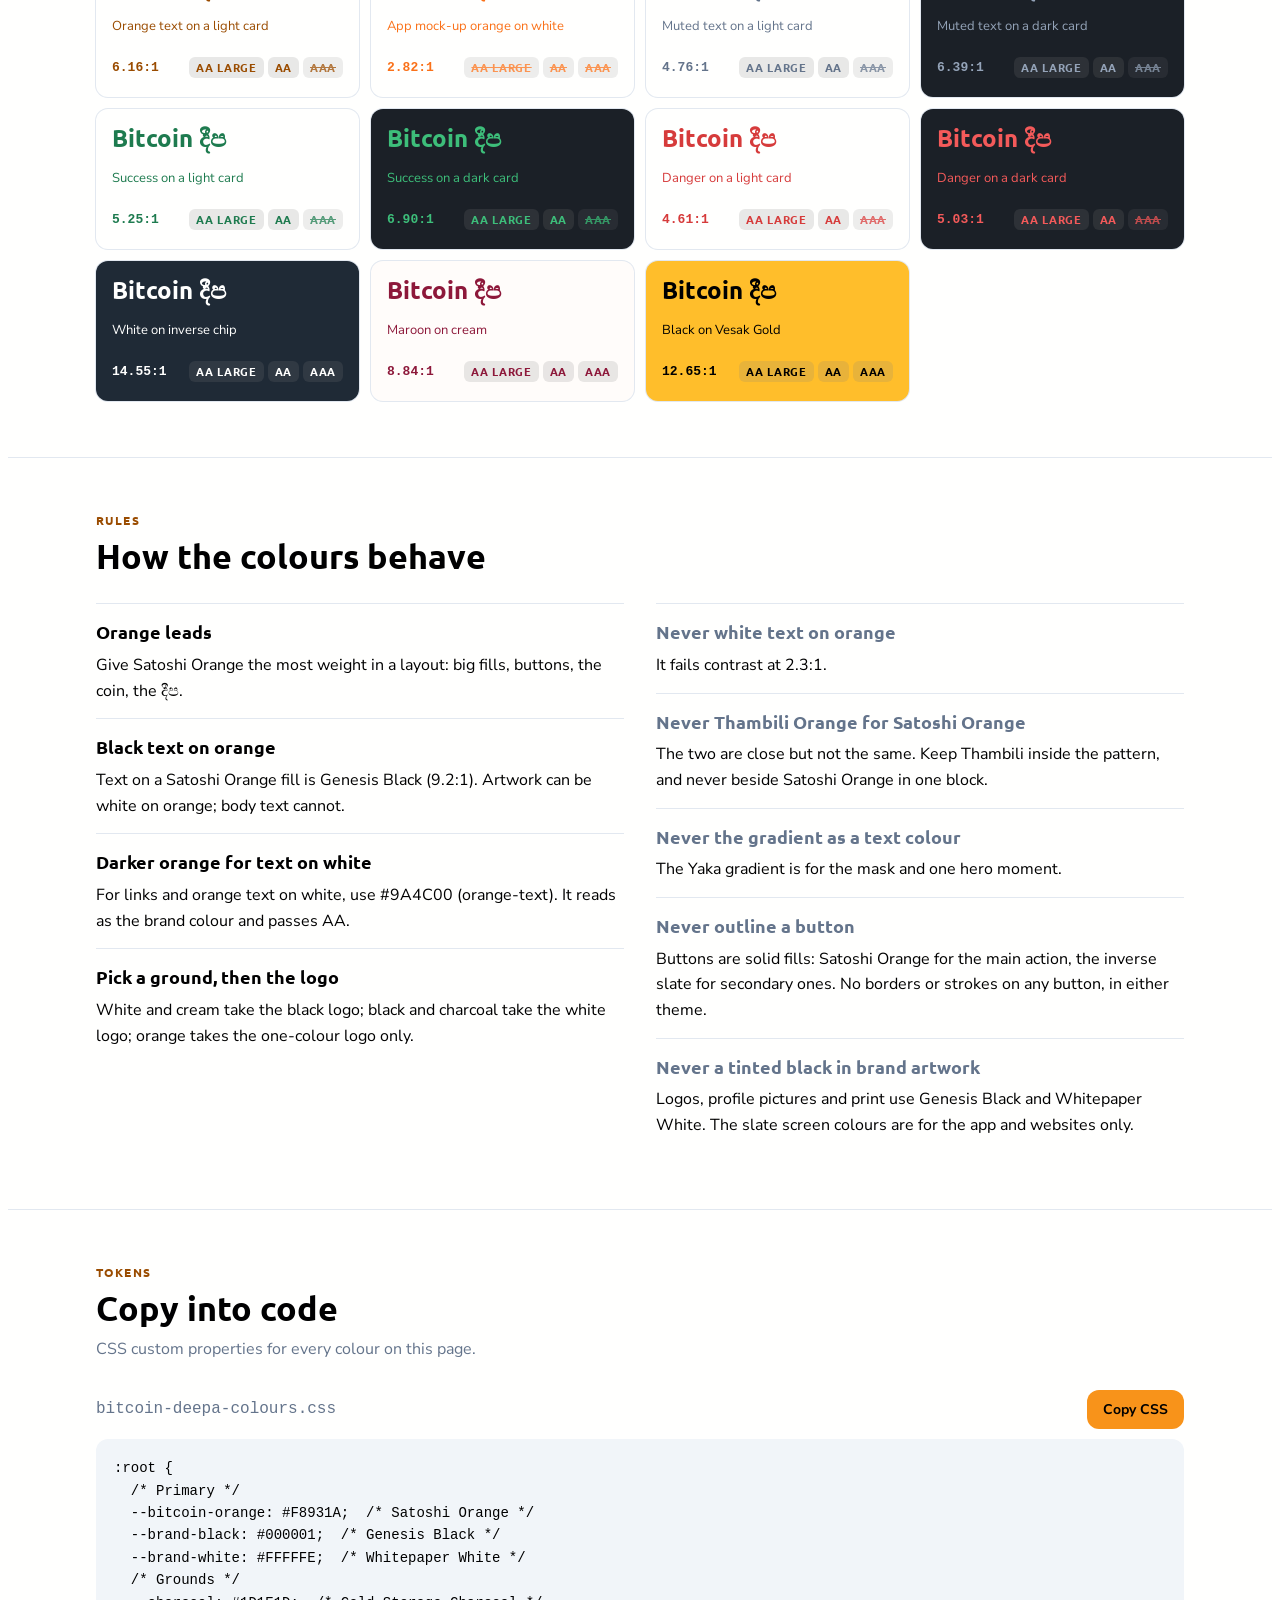
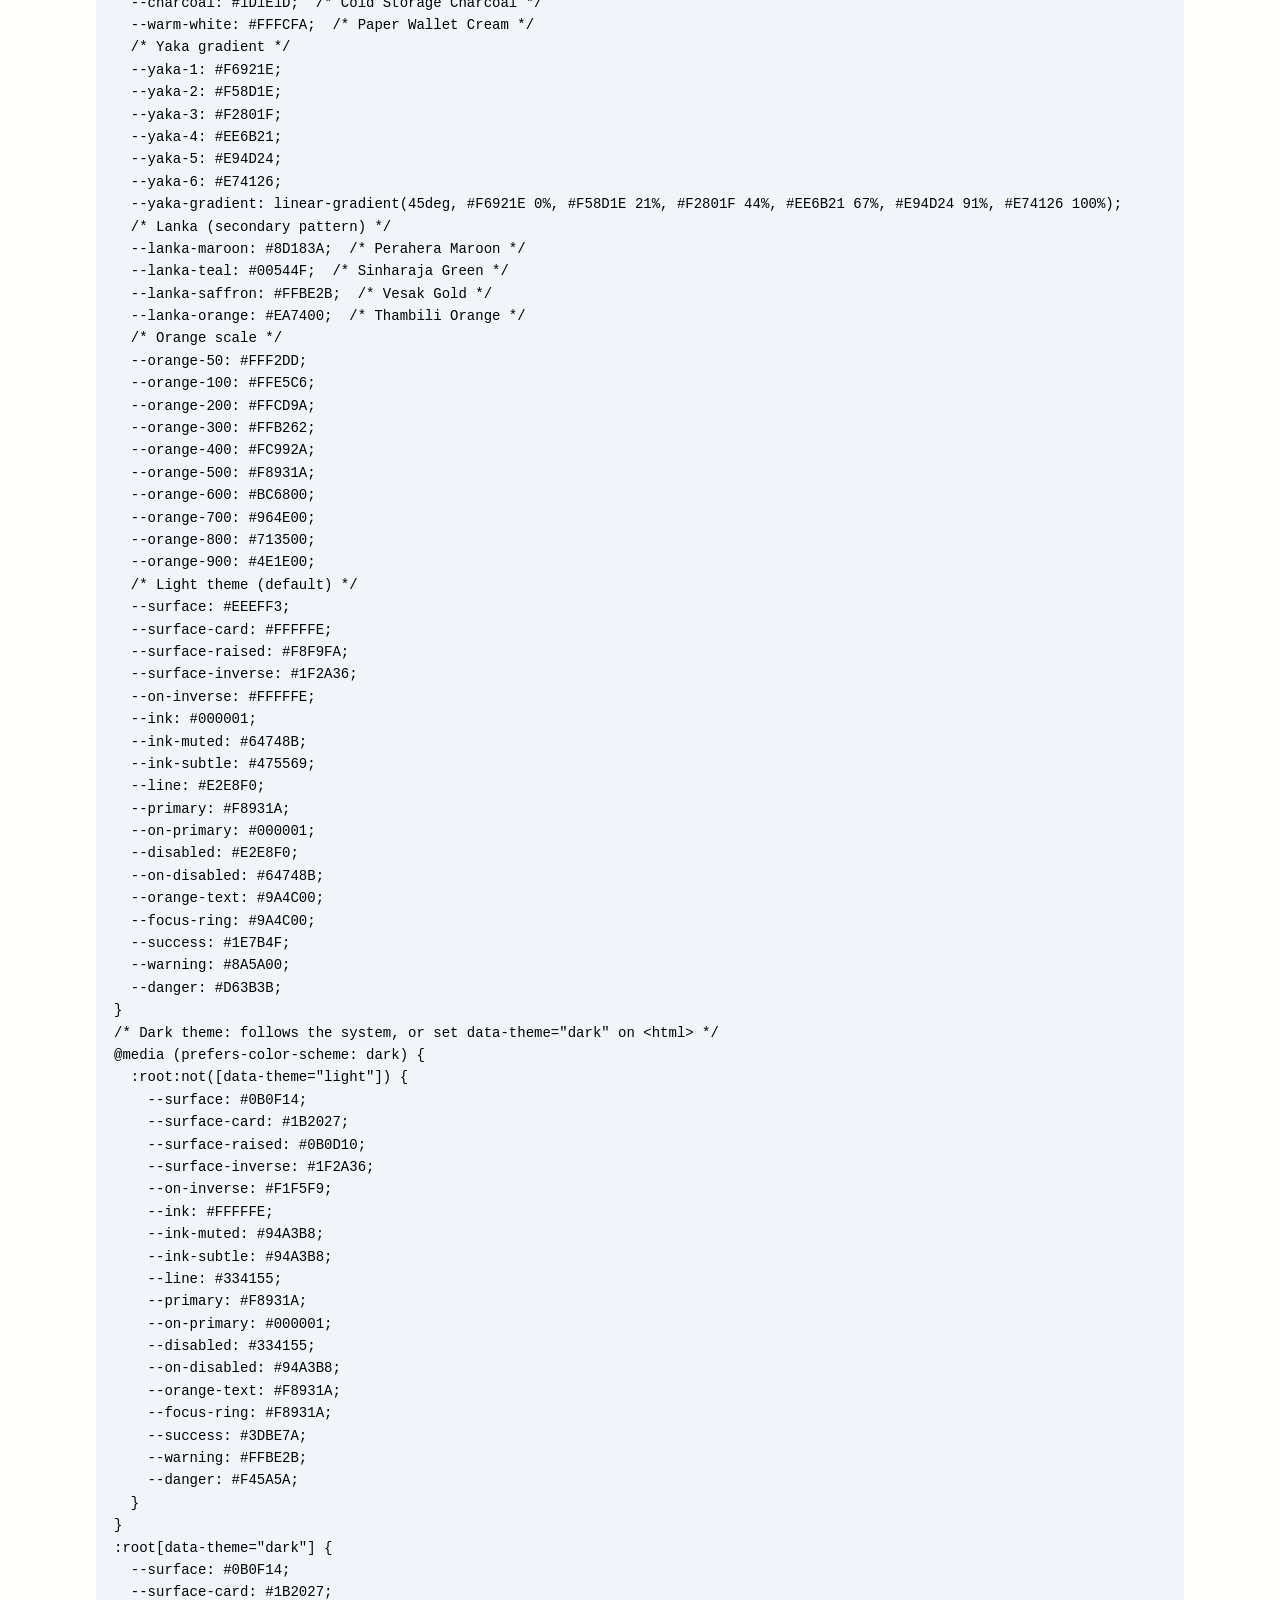
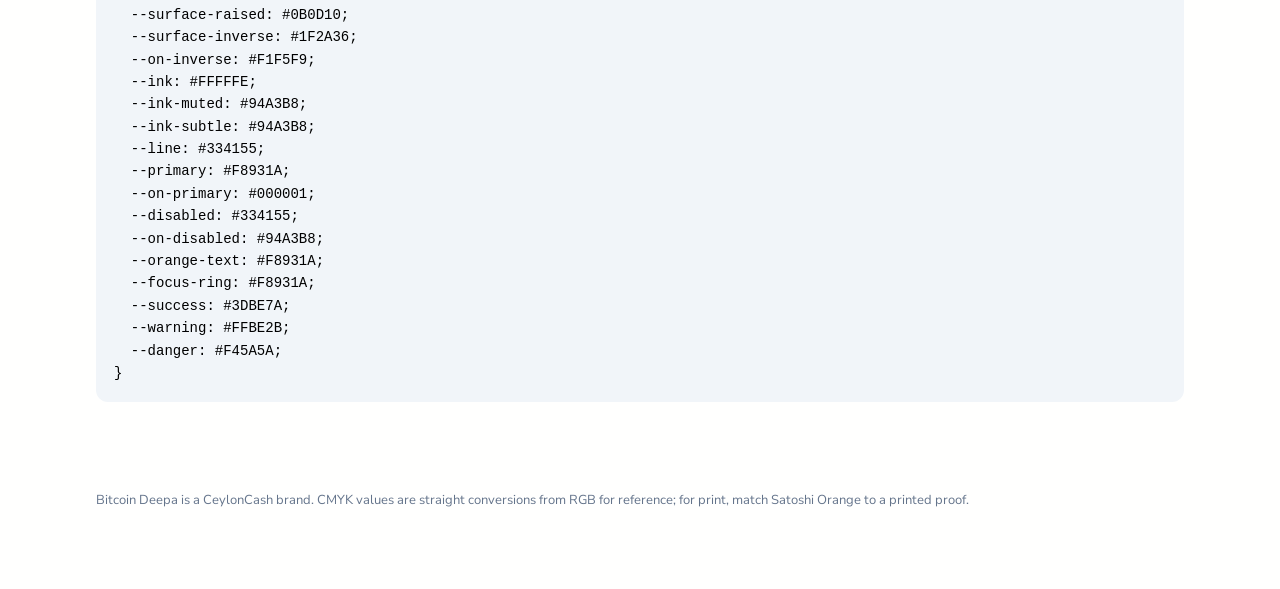
<file: guidelines/colour.html>
<title>Bitcoin Deepa Colour</title>
<meta name="claude:viewport-fit-sides" content="cover">
<link rel="preconnect" href="https://fonts.googleapis.com">
<link rel="preconnect" href="https://fonts.gstatic.com" crossorigin>
<link rel="stylesheet" href="https://fonts.googleapis.com/css2?family=Ubuntu:ital,wght@0,500;0,700;1,700&family=Ubuntu+Mono:wght@400;700&family=Nunito+Sans:opsz,wght@6..12,400;6..12,600;6..12,700&display=swap">
<style>
/* Layout: one reading column; each colour family is a band of real swatches, values set in mono under each chip. */
:root {
  --bg: #fffffe;
  --raised: #f1f5f9;
  --ink: #000001;
  --muted: #64748b;
  --line: #e2e8f0;
  --accent-text: #9a4c00;
  --focus: #9a4c00;
  --f-display: "Ubuntu", "Nunito Sans", system-ui, sans-serif;
  --f-body: "Nunito Sans", system-ui, sans-serif;
  --f-mono: "Ubuntu Mono", ui-monospace, "SFMono-Regular", Menlo, monospace;
  --r: 12px;
}
@media (prefers-color-scheme: dark) { :root:not([data-theme="light"]) {
  --bg: #0b0f14; --raised: #1b2027; --ink: #fffffe; --muted: #94a3b8; --line: #334155; --accent-text: #f8931a; --focus: #f8931a; color-scheme: dark; } }
:root[data-theme="dark"] { --bg: #0b0f14; --raised: #1b2027; --ink: #fffffe; --muted: #94a3b8; --line: #334155; --accent-text: #f8931a; --focus: #f8931a; color-scheme: dark; }

* { box-sizing: border-box; }
body { background: var(--bg); color: var(--ink); font: 400 16px/1.6 var(--f-body); }
.wrap { max-width: 1120px; margin: 0 auto; padding-left: max(16px, env(safe-area-inset-left, 0px)); padding-right: max(16px, env(safe-area-inset-right, 0px)); }
h1, h2, h3 { font-family: var(--f-display); text-wrap: balance; margin: 0; }
p { margin: 0; }
.mono { font-family: var(--f-mono); font-variant-numeric: tabular-nums; }
.muted { color: var(--muted); }
:focus-visible { outline: 2px solid var(--focus); outline-offset: 2px; }

/* Masthead: the brand's proportion, drawn as the hero */
.mast { padding-block: 56px 40px; display: grid; gap: 28px; }
.eyebrow { font: 700 12px/1 var(--f-display); letter-spacing: .12em; text-transform: uppercase; color: var(--accent-text); }
.mast h1 { font-size: clamp(40px, 7vw, 76px); line-height: 1; font-style: italic; letter-spacing: -.01em; }
.mast p { max-width: 62ch; font-size: 18px; }
.ratio { display: flex; height: 120px; border-radius: var(--r); overflow: hidden; box-shadow: inset 0 0 0 1px var(--line); }
.ratio div { display: flex; align-items: flex-end; padding: 10px 12px; font: 700 12px/1.2 var(--f-display); min-width: 0; overflow: hidden; white-space: nowrap; }
.ratio-key { display: flex; flex-wrap: wrap; gap: 6px 18px; font-size: 13px; color: var(--muted); }
.ratio-key b { color: var(--ink); font-weight: 700; }

nav.toc { position: sticky; top: env(safe-area-inset-top, 0px); z-index: 5; background: var(--bg); border-bottom: 1px solid var(--line); }
body::before { content: ""; position: fixed; inset: 0 0 auto; height: env(safe-area-inset-top, 0px); z-index: 10; background: var(--bg); }
nav.toc .wrap { display: flex; gap: 4px; overflow-x: auto; padding-block: 8px; scrollbar-width: none; }
nav.toc a { flex: none; color: var(--muted); text-decoration: none; font: 600 14px var(--f-body); padding: 6px 12px; border-radius: 8px; }
nav.toc a:hover { color: var(--ink); background: var(--raised); }

section { padding-block: 56px; border-bottom: 1px solid var(--line); }
.sec-head { display: grid; gap: 10px; margin-bottom: 28px; max-width: 70ch; }
.sec-head h2 { font-size: clamp(26px, 3.4vw, 34px); line-height: 1.15; }
.sec-head p { color: var(--muted); }

/* Swatches */
.grid { display: grid; gap: 16px; }
.g3 { grid-template-columns: repeat(3, minmax(0, 1fr)); }
.g2 { grid-template-columns: repeat(2, minmax(0, 1fr)); }
.g4 { grid-template-columns: repeat(4, minmax(0, 1fr)); }
.sw { display: grid; grid-template-rows: auto 1fr; border-radius: var(--r); overflow: hidden; box-shadow: 0 0 0 1px var(--line); background: var(--bg); min-width: 0; }
.chip { min-height: 180px; padding: 18px; display: flex; flex-direction: column; justify-content: space-between; gap: 12px; }
.g4 .chip { min-height: 140px; }
.chip .nm { font: 700 22px/1.15 var(--f-display); }
.chip .tok { font: 400 14px var(--f-mono); opacity: .8; }
.info { padding: 14px 18px 18px; display: grid; gap: 10px; align-content: start; }
.vals { display: grid; grid-template-columns: auto 1fr; gap: 2px 12px; font: 400 14px/1.5 var(--f-mono); }
.vals dt { color: var(--muted); }
.vals dd { margin: 0; }
.role { font-size: 14px; }
.role b { display: block; font-family: var(--f-display); font-size: 13px; letter-spacing: .06em; text-transform: uppercase; color: var(--muted); margin-bottom: 2px; }
button.copy { all: unset; cursor: pointer; font: 700 15px var(--f-mono); border-radius: 6px; padding: 2px 6px; margin-left: -6px; justify-self: start; }
button.copy:hover { background: var(--raised); }
button.copy:focus-visible { outline: 2px solid var(--focus); outline-offset: 1px; }
button.copy.done::after { content: " copied"; font-weight: 400; color: var(--muted); }

/* Gradient */
.grad { height: 140px; border-radius: var(--r); background: linear-gradient(90deg, #f6921e 0%, #f58d1e 21%, #f2801f 44%, #ee6b21 67%, #e94d24 91%, #e74126 100%); }
.stops { display: grid; grid-template-columns: repeat(6, minmax(0, 1fr)); gap: 10px; margin-top: 14px; }
.stop { display: grid; gap: 6px; font-size: 13px; }
.stop i { display: block; height: 36px; border-radius: 8px; }

/* Ramps */
.ramp { display: grid; grid-template-columns: repeat(10, minmax(0, 1fr)); border-radius: var(--r); overflow: hidden; box-shadow: 0 0 0 1px var(--line); }
.ramp div { padding: 12px 8px; min-height: 110px; display: flex; flex-direction: column; justify-content: space-between; font: 400 12px/1.3 var(--f-mono); min-width: 0; }
.ramp div b { font: 700 14px var(--f-display); }
.ramp .base { box-shadow: inset 0 0 0 3px currentColor; }
.ramp-note { margin-top: 12px; font-size: 14px; color: var(--muted); max-width: 70ch; }

/* Tables */
.tbl-wrap { overflow-x: auto; border-radius: var(--r); box-shadow: 0 0 0 1px var(--line); }
table { border-collapse: collapse; width: 100%; min-width: 640px; font-size: 14px; }
th, td { text-align: left; padding: 12px 14px; border-bottom: 1px solid var(--line); vertical-align: top; }
th { font: 700 12px var(--f-display); letter-spacing: .06em; text-transform: uppercase; color: var(--muted); background: var(--raised); }
tr:last-child td { border-bottom: 0; }
td .dot { display: inline-block; width: 14px; height: 14px; border-radius: 4px; vertical-align: -2px; margin-right: 8px; box-shadow: 0 0 0 1px rgba(127,127,127,.35); }
td code { font: 400 14px var(--f-mono); }


/* Theme panels: each shows one theme at fixed values, whatever the viewer's own theme */
.themes { display: grid; grid-template-columns: repeat(2, minmax(0, 1fr)); gap: 16px; }
.theme { border-radius: var(--r); overflow: hidden; box-shadow: 0 0 0 1px var(--line); min-width: 0; display: grid; grid-template-rows: auto 1fr; }
.t-head { display: flex; justify-content: space-between; align-items: center; padding: 14px 18px; gap: 12px; }
.t-head img { height: 22px; width: auto; }
.t-head span { font: 700 12px var(--f-display); letter-spacing: .08em; text-transform: uppercase; }
.t-body { padding: 18px; display: grid; gap: 16px; align-content: start; }
.t-card { border-radius: var(--r); padding: 18px; display: grid; gap: 10px; }
.t-card .lbl { font: 600 12px var(--f-body); letter-spacing: .06em; text-transform: uppercase; }
.t-card .amt { font: 700 28px/1.1 var(--f-display); font-variant-numeric: tabular-nums; }
.t-card .sub2 { font-size: 14px; }
.t-row { display: flex; flex-wrap: wrap; gap: 8px; align-items: center; }
.t-btn { font: 700 14px var(--f-body); border-radius: var(--r); padding: 10px 16px; border: 0; }
.t-btn.ghost { background: transparent; }
.t-chip { font: 700 12px var(--f-body); padding: 4px 10px; border-radius: 999px; border: 1px solid currentColor; }
.t-link { font-size: 14px; text-decoration: underline; text-underline-offset: 3px; }
.t-focus { font: 700 14px var(--f-body); border-radius: var(--r); padding: 8px 14px; }
.t-toks { display: grid; grid-template-columns: repeat(2, minmax(0, 1fr)); gap: 6px 14px; font: 400 13px/1.4 var(--f-mono); }
.t-toks div { display: flex; gap: 8px; align-items: center; min-width: 0; }
.t-toks i { flex: none; width: 16px; height: 16px; border-radius: 4px; }
.t-toks span { overflow: hidden; text-overflow: ellipsis; white-space: nowrap; }
h3.sub { font-size: 20px; margin: 36px 0 14px; }
@media (max-width: 860px) { .themes { grid-template-columns: 1fr; } }

/* Contrast pairs */
.pairs { display: grid; grid-template-columns: repeat(auto-fill, minmax(220px, 1fr)); gap: 12px; }
.pair { border-radius: var(--r); padding: 16px; display: grid; gap: 10px; min-height: 140px; box-shadow: 0 0 0 1px var(--line); }
.pair .big { font: 700 24px/1.1 var(--f-display); }
.pair .small { font-size: 13px; }
.pair .meta { display: flex; justify-content: space-between; align-items: center; gap: 8px; font: 700 13px var(--f-mono); }
.badge { font: 700 11px/1 var(--f-display); letter-spacing: .06em; padding: 5px 7px; border-radius: 6px; background: rgba(127,127,127,.18); }
.badge.fail { text-decoration: line-through; opacity: .75; }

/* Rules */
.rules { display: grid; grid-template-columns: repeat(2, minmax(0, 1fr)); gap: 0 32px; }
.rules li { padding: 14px 0; border-top: 1px solid var(--line); }
.rules ul { list-style: none; margin: 0; padding: 0; }
.rules h3 { font-size: 18px; margin-bottom: 6px; }
.rules .no h3 { color: var(--muted); }

pre.tokens { background: var(--raised); border-radius: var(--r); padding: 18px; overflow-x: auto; font: 400 14px/1.6 var(--f-mono); margin: 0; }
.code-head { display: flex; justify-content: space-between; align-items: center; margin-bottom: 10px; gap: 12px; }
.btn { font: 700 14px var(--f-body); color: #000001; background: #f8931a; border: 0; border-radius: var(--r); padding: 10px 16px; cursor: pointer; }
.btn:focus-visible { outline: 2px solid var(--focus); outline-offset: 2px; }
footer { padding-block: 32px 48px; font-size: 13px; color: var(--muted); }

@media (max-width: 860px) {
  .g3, .g4 { grid-template-columns: repeat(2, minmax(0, 1fr)); }
  .rules { grid-template-columns: 1fr; }
  .ramp, .ramp[data-ramp="neutral"] { grid-template-columns: repeat(5, minmax(0, 1fr)) !important; }
  .ramp[data-ramp="neutral"] { grid-template-columns: repeat(4, minmax(0, 1fr)) !important; }
  .stops { grid-template-columns: repeat(3, minmax(0, 1fr)); }
}
@media (max-width: 520px) {
  .g3, .g2, .g4 { grid-template-columns: 1fr; }
  .ratio { height: 90px; }
}
@media (prefers-reduced-motion: reduce) { * { transition: none !important; } }
</style>

<header class="wrap mast">
  <span class="eyebrow">Bitcoin Deepa · Colour system</span>
  <h1>Orange first, then black and white.</h1>
  <p>Every colour the brand uses, with its name, values and job. Satoshi Orange carries the brand; Genesis Black and Whitepaper White give it room; the Lanka colours appear only in the secondary pattern and maroon headlines.</p>
  <div class="ratio" role="img" aria-label="Rough share of colour in a typical layout: orange 40%, black 25%, white 20%, grounds 10%, Lanka 5%">
    <div style="flex:40;background:#f8931a;color:#000001">Satoshi Orange · 40%</div>
    <div style="flex:25;background:#000001;color:#fffffe">Genesis Black · 25%</div>
    <div style="flex:20;background:#fffffe;color:#000001;box-shadow:inset 0 0 0 1px var(--line)">Whitepaper White · 20%</div>
    <div style="flex:10;background:#1d1e1d;color:#fffffe">Grounds · 10%</div>
    <div style="flex:5;background:linear-gradient(90deg,#8d183a 0 25%,#00544f 25% 50%,#ffbe2b 50% 75%,#ea7400 75%);color:transparent">Lanka</div>
  </div>
  <p class="ratio-key"><span><b>Rough share</b> of colour in a typical layout.</span><span>Orange leads every piece; Lanka colours stay a small accent.</span></p>
</header>

<nav class="toc" aria-label="Sections"><div class="wrap">
  <a href="#primary">Primary</a><a href="#grounds">Grounds</a><a href="#yaka">Yaka gradient</a><a href="#lanka">Lanka</a><a href="#scale">Orange scale</a><a href="#neutrals">Neutrals</a><a href="#ui">Themes</a><a href="#contrast">Contrast</a><a href="#rules">Rules</a><a href="#code">Tokens</a>
</div></nav>

<main>
<section id="primary"><div class="wrap">
  <div class="sec-head"><span class="eyebrow">Primary</span><h2>Three colours carry the brand</h2><p>Named after Bitcoin. Use these on everything: the logo, the coin, the profile pictures and every layout's main fills.</p></div>
  <div class="grid g3" data-swatches="primary"></div>
</div></section>

<section id="grounds"><div class="wrap">
  <div class="sec-head"><span class="eyebrow">Grounds</span><h2>Two working backgrounds</h2><p>Softer than pure black and white, for surfaces people spend time on: cards and product on charcoal, decks and documents on cream.</p></div>
  <div class="grid g2" data-swatches="grounds"></div>
</div></section>

<section id="yaka"><div class="wrap">
  <div class="sec-head"><span class="eyebrow">Yaka gradient</span><h2>The flame in the mask</h2><p>Six stops from Bitcoin orange to a red tip, running bottom-left to top-right across the Yaka. It belongs to the mask artwork. Outside it, use it for one hero moment at most, never for text or small UI.</p></div>
  <div class="grad" role="img" aria-label="Yaka gradient from orange to red"></div>
  <div class="stops" data-stops></div>
</div></section>

<section id="lanka"><div class="wrap">
  <div class="sec-head"><span class="eyebrow">Secondary · Lanka</span><h2>The island's colours, kept to the pattern</h2><p>From the Sri Lanka flag, renamed for places and festivals. They live in the secondary spiky-tile pattern. Perahera Maroon also sets headlines on Paper Wallet Cream.</p></div>
  <div class="grid g4" data-swatches="lanka"></div>
</div></section>

<section id="scale"><div class="wrap">
  <div class="sec-head"><span class="eyebrow">Orange scale</span><h2>Satoshi Orange, lighter and darker</h2><p>Tints and shades for interface states, charts and illustration, built around Satoshi Orange at 500. Keep 500 for anything that stands for the brand.</p></div>
  <div class="ramp" data-ramp="orange"></div>
  <p class="ramp-note">Use 700 or darker for orange text on white; 600 and lighter fail body-text contrast on white. On black, 500 and lighter all pass. Step 50 and 100 work as quiet fills behind orange-led content.</p>
</div></section>

<section id="neutrals"><div class="wrap">
  <div class="sec-head"><span class="eyebrow">Neutrals</span><h2>Slate greys for the app</h2><p>The greys from the Bitcoin Deepa app: a cool slate scale that runs from the light screen background to the dark one. They sit behind the orange and never compete with it.</p></div>
  <div class="ramp" data-ramp="neutral" style="grid-template-columns:repeat(11,minmax(0,1fr))"></div>
</div></section>

<section id="ui"><div class="wrap">
  <div class="sec-head"><span class="eyebrow">Themes</span><h2>Light theme and dark theme</h2><p>Two complete sets taken from the Bitcoin Deepa app designs, for the app and websites. Every role has a value in each theme, so a screen switches by swapping the set. Buttons are solid fills, never outlines. The light theme carries the black logo; the dark theme carries the white one.</p></div>
  <div class="themes">
    <div class="theme" data-theme-panel="light"></div>
    <div class="theme" data-theme-panel="dark"></div>
  </div>
  <h3 class="sub">Side by side</h3>
  <div class="tbl-wrap"><table>
    <thead><tr><th>Token</th><th>Light</th><th>Dark</th><th>Use</th></tr></thead>
    <tbody data-ui></tbody>
  </table></div>
</div></section>

<section id="contrast"><div class="wrap">
  <div class="sec-head"><span class="eyebrow">Contrast</span><h2>Pairs that pass, and the ones that don't</h2><p>Ratios worked out from the values above. AA needs 4.5:1 for body text and 3:1 for large text and icons; AAA needs 7:1.</p></div>
  <div class="pairs" data-pairs></div>
</div></section>

<section id="rules"><div class="wrap">
  <div class="sec-head"><span class="eyebrow">Rules</span><h2>How the colours behave</h2></div>
  <div class="rules">
    <ul>
      <li><h3>Orange leads</h3><p>Give Satoshi Orange the most weight in a layout: big fills, buttons, the coin, the දීප.</p></li>
      <li><h3>Black text on orange</h3><p>Text on a Satoshi Orange fill is Genesis Black (9.2:1). Artwork can be white on orange; body text cannot.</p></li>
      <li><h3>Darker orange for text on white</h3><p>For links and orange text on white, use #9A4C00 (orange-text). It reads as the brand colour and passes AA.</p></li>
      <li><h3>Pick a ground, then the logo</h3><p>White and cream take the black logo; black and charcoal take the white logo; orange takes the one-colour logo only.</p></li>
    </ul>
    <ul class="no">
      <li><h3>Never white text on orange</h3><p>It fails contrast at 2.3:1.</p></li>
      <li><h3>Never Thambili Orange for Satoshi Orange</h3><p>The two are close but not the same. Keep Thambili inside the pattern, and never beside Satoshi Orange in one block.</p></li>
      <li><h3>Never the gradient as a text colour</h3><p>The Yaka gradient is for the mask and one hero moment.</p></li>
      <li><h3>Never outline a button</h3><p>Buttons are solid fills: Satoshi Orange for the main action, the inverse slate for secondary ones. No borders or strokes on any button, in either theme.</p></li>
      <li><h3>Never a tinted black in brand artwork</h3><p>Logos, profile pictures and print use Genesis Black and Whitepaper White. The slate screen colours are for the app and websites only.</p></li>
    </ul>
  </div>
</div></section>

<section id="code" style="border-bottom:0"><div class="wrap">
  <div class="sec-head"><span class="eyebrow">Tokens</span><h2>Copy into code</h2><p>CSS custom properties for every colour on this page.</p></div>
  <div class="code-head"><span class="muted mono">bitcoin-deepa-colours.css</span><button class="btn" id="copy-css" type="button">Copy CSS</button></div>
  <pre class="tokens" id="css-out"></pre>
</div></section>
</main>

<footer class="wrap">Bitcoin Deepa is a CeylonCash brand. CMYK values are straight conversions from RGB for reference; for print, match Satoshi Orange to a printed proof.</footer>

<script>
const C = {
  primary: [
    { name: "Satoshi Orange", tok: "bitcoin-orange", hex: "#F8931A", on: "#000001", role: ["The brand", "Logo දීප, the ₿ coin, buttons, big fills. Named for Bitcoin's creator."] },
    { name: "Genesis Black", tok: "brand-black", hex: "#000001", on: "#FFFFFE", role: ["Ground, wordmark", "The 'bitcoin' wordmark on light grounds and the brand's dark ground. After the genesis block."] },
    { name: "Whitepaper White", tok: "brand-white", hex: "#FFFFFE", on: "#000001", role: ["Ground, wordmark", "The 'bitcoin' wordmark on dark grounds and the brand's light ground. After the 2008 whitepaper."] }
  ],
  grounds: [
    { name: "Cold Storage Charcoal", tok: "charcoal", hex: "#1D1E1D", on: "#FFFFFE", role: ["Cards and product", "The Lightning card and printed product. White text and the gradient Yaka. After offline wallets."] },
    { name: "Paper Wallet Cream", tok: "warm-white", hex: "#FFFCFA", on: "#000001", role: ["Decks and documents", "Perahera Maroon headlines, Genesis Black text. After keys printed on paper."] }
  ],
  lanka: [
    { name: "Perahera Maroon", tok: "lanka-maroon", hex: "#8D183A", on: "#FFFFFE", role: ["Pattern, headlines", "Tall bars in the pattern; headlines on cream."] },
    { name: "Sinharaja Green", tok: "lanka-teal", hex: "#00544F", on: "#FFFFFE", role: ["Pattern", "The squares in the pattern."] },
    { name: "Vesak Gold", tok: "lanka-saffron", hex: "#FFBE2B", on: "#000001", role: ["Pattern", "Small tiles, alternating with Thambili."] },
    { name: "Thambili Orange", tok: "lanka-orange", hex: "#EA7400", on: "#000001", role: ["Pattern", "Small tiles. Never next to Satoshi Orange."] }
  ],
  yaka: [["yaka-1","#F6921E","0%"],["yaka-2","#F58D1E","21%"],["yaka-3","#F2801F","44%"],["yaka-4","#EE6B21","67%"],["yaka-5","#E94D24","91%"],["yaka-6","#E74126","100%"]],
  orange: [[50,"#FFF2DD"],[100,"#FFE5C6"],[200,"#FFCD9A"],[300,"#FFB262"],[400,"#FC992A"],[500,"#F8931A"],[600,"#BC6800"],[700,"#964E00"],[800,"#713500"],[900,"#4E1E00"]],
  neutral: [["50","#F8F9FA"],["100","#F1F5F9"],["150","#EEEFF3"],["200","#E2E8F0"],["400","#94A3B8"],["500","#64748B"],["600","#475569"],["700","#334155"],["800","#1F2A36"],["850","#1B2027"],["900","#0B0F14"]],
  ui: [
    ["surface","#EEEFF3","#0B0F14","Screen background behind cards."],
    ["surface-card","#FFFFFE","#1B2027","Cards, lists, sheets, the search field."],
    ["surface-raised","#F8F9FA","#0B0D10","Tab bar and segmented-control track."],
    ["surface-inverse","#1F2A36","#1F2A36","Selected filter chips and secondary buttons."],
    ["on-inverse","#FFFFFE","#F1F5F9","Text on surface-inverse."],
    ["ink","#000001","#FFFFFE","Headlines and body text."],
    ["ink-muted","#64748B","#94A3B8","Captions, timestamps, secondary text. On cards in light."],
    ["ink-subtle","#475569","#94A3B8","Tab bar labels and muted text on the screen background."],
    ["line","#E2E8F0","#334155","Dividers between list rows."],
    ["primary","#F8931A","#F8931A","Primary buttons and selected states. Satoshi Orange in both."],
    ["on-primary","#000001","#000001","Text and icons on primary. Always black."],
    ["disabled","#E2E8F0","#334155","Disabled button fill."],
    ["on-disabled","#64748B","#94A3B8","Text on a disabled button."],
    ["orange-text","#9A4C00","#F8931A","Links, @handles, prices and orange text."],
    ["focus-ring","#9A4C00","#F8931A","2px keyboard focus outline, 2px offset. Never a button border."],
    ["success","#1E7B4F","#3DBE7A","Received sats, confirmed payments, completed tasks."],
    ["warning","#8A5A00","#FFBE2B","Pending, needs attention. Dark warning is Vesak Gold."],
    ["danger","#D63B3B","#F45A5A","Sent sats, failed payments, errors."]
  ],
  pairs: [
    ["#000001","#F8931A","Black on Satoshi Orange"],
    ["#FFFFFE","#F8931A","White on Satoshi Orange"],
    ["#F8931A","#0B0F14","Orange on the dark screen"],
    ["#F8931A","#FFFFFE","Orange on white"],
    ["#9A4C00","#FFFFFE","Orange text on a light card"],
    ["#FA7119","#FFFFFE","App mock-up orange on white"],
    ["#64748B","#FFFFFE","Muted text on a light card"],
    ["#94A3B8","#1B2027","Muted text on a dark card"],
    ["#1E7B4F","#FFFFFE","Success on a light card"],
    ["#3DBE7A","#1B2027","Success on a dark card"],
    ["#D63B3B","#FFFFFE","Danger on a light card"],
    ["#F45A5A","#1B2027","Danger on a dark card"],
    ["#FFFFFE","#1F2A36","White on inverse chip"],
    ["#8D183A","#FFFCFA","Maroon on cream"],
    ["#000001","#FFBE2B","Black on Vesak Gold"]
  ]
};

const rgb = h => [1,3,5].map(i => parseInt(h.slice(i, i + 2), 16));
const lin = c => { c /= 255; return c <= 0.04045 ? c / 12.92 : Math.pow((c + 0.055) / 1.055, 2.4); };
const lum = h => { const [r, g, b] = rgb(h).map(lin); return 0.2126 * r + 0.7152 * g + 0.0722 * b; };
const ratio = (a, b) => { const x = lum(a), y = lum(b); return (Math.max(x, y) + 0.05) / (Math.min(x, y) + 0.05); };
const cmyk = h => { const [r, g, b] = rgb(h).map(v => v / 255); const k = 1 - Math.max(r, g, b); if (k >= 0.99) return "0 0 0 100"; return [r, g, b].map(v => Math.round((1 - v - k) / (1 - k) * 100)).concat(Math.round(k * 100)).join(" "); };
const textOn = h => ratio(h, "#000001") >= ratio(h, "#FFFFFE") ? "#000001" : "#FFFFFE";
const esc = s => s.replace(/[&<>"]/g, c => ({ "&": "&amp;", "<": "&lt;", ">": "&gt;", '"': "&quot;" }[c]));

function copyBtn(hex) { return `<button class="copy" type="button" data-copy="${hex}" aria-label="Copy ${hex}">${hex}</button>`; }

document.querySelectorAll("[data-swatches]").forEach(el => {
  el.innerHTML = C[el.dataset.swatches].map(s => `
    <article class="sw">
      <div class="chip" style="background:${s.hex};color:${s.on}${s.hex === "#FFFFFE" || s.hex === "#FFFCFA" ? ";box-shadow:inset 0 -1px 0 var(--line)" : ""}">
        <span class="tok">${s.tok}</span><span class="nm">${esc(s.name)}</span>
      </div>
      <div class="info">
        ${copyBtn(s.hex)}
        <dl class="vals"><dt>RGB</dt><dd>${rgb(s.hex).join(" ")}</dd><dt>CMYK</dt><dd>${cmyk(s.hex)}</dd></dl>
        <p class="role"><b>${esc(s.role[0])}</b>${esc(s.role[1])}</p>
      </div>
    </article>`).join("");
});

document.querySelector("[data-stops]").innerHTML = C.yaka.map(([t, h, p]) => `
  <div class="stop"><i style="background:${h}"></i><span class="mono">${t} · ${p}</span>${copyBtn(h)}</div>`).join("");

document.querySelectorAll("[data-ramp]").forEach(el => {
  el.innerHTML = C[el.dataset.ramp].map(([k, h]) => `
    <div style="background:${h};color:${textOn(h)}" class="${h === "#F8931A" ? "base" : ""}">
      <b>${k}</b><button class="copy" type="button" data-copy="${h}" style="font-size:12px;color:inherit" aria-label="Copy ${h}">${h}</button>
    </div>`).join("");
});

document.querySelector("[data-ui]").innerHTML = C.ui.map(([t, l, d, u]) => `
  <tr><td><code>--${t}</code></td>
  <td><span class="dot" style="background:${l}"></span>${copyBtn(l)}</td>
  <td><span class="dot" style="background:${d}"></span>${copyBtn(d)}</td>
  <td>${esc(u)}</td></tr>`).join("");


const LOGO = { light: "[data-uri]", dark: "[data-uri]" };
document.querySelectorAll("[data-theme-panel]").forEach(el => {
  const th = el.dataset.themePanel, i = th === "light" ? 1 : 2;
  const t = Object.fromEntries(C.ui.map(r => [r[0], r[i]]));
  el.style.cssText = `background:${t.surface};color:${t.ink}`;
  el.innerHTML = `
    <div class="t-head" style="background:${t["surface-card"]}"><img src="${LOGO[th]}" alt="Bitcoin Deepa wordmark, ${th === "light" ? "black" : "white"} version"><span style="color:${t["ink-muted"]}">${th === "light" ? "Light theme" : "Dark theme"}</span></div>
    <div class="t-body">
      <div class="t-row">
        <span class="t-btn" style="background:${t["surface-inverse"]};color:${t["on-inverse"]};padding:8px 14px">All activity</span>
        <span class="t-btn" style="background:${t["surface-card"]};color:${t.ink};padding:8px 14px">Transactions</span>
        <span class="t-btn" style="background:${t["surface-card"]};color:${t.ink};padding:8px 14px">Tasks</span>
      </div>
      <div class="t-card" style="background:${t["surface-card"]}">
        <span class="lbl" style="color:${t["ink-muted"]}">Wallet balance</span>
        <span class="amt">0.00421 ₿</span>
        <span class="sub2" style="color:${t["ink-muted"]}">About LKR 1,25,400 · <a class="t-link" style="color:${t["orange-text"]}" href="#ui">View history</a></span>
        <div class="t-row">
          <span class="t-btn" style="background:${t.primary};color:${t["on-primary"]}">Buy Bitcoin</span>
          <span class="t-btn" style="background:${t["surface-inverse"]};color:${t["on-inverse"]}">Send</span>
          <span class="t-btn" style="background:${t.disabled};color:${t["on-disabled"]}">Disabled</span>
        </div>
      </div>
      <div class="t-card" style="background:${t["surface-card"]};gap:0;padding:4px 18px">
        ${[["Received","From @shawnS · 03:00 PM","+4,814 sats",t.success],["Sent","To @shawnS · 05:00 PM","−4,814 sats",t.danger],["Gift pending","To @shawnS · 10:30 AM","4,814 sats",t.warning]].map(([a,b2,c,col],k)=>`
        <div style="display:flex;justify-content:space-between;gap:12px;padding:12px 0;${k?`border-top:1px solid ${t.line}`:""}">
          <div style="min-width:0"><div style="font-weight:700">${a}</div><div style="font-size:13px;color:${t["ink-muted"]}">${b2.replace("@shawnS",`<span style="color:${t["orange-text"]}">@shawnS</span>`)}</div></div>
          <div style="font:700 14px var(--f-mono);color:${col};white-space:nowrap">${c}</div>
        </div>`).join("")}
      </div>
      <div class="t-toks">${C.ui.map(r => `<div><i style="background:${r[i]};box-shadow:0 0 0 1px ${t.line}"></i><span style="color:${t["ink-muted"]}">${r[0]} ${r[i]}</span></div>`).join("")}</div>
    </div>`;
});

document.querySelector("[data-pairs]").innerHTML = C.pairs.map(([fg, bg, label]) => {
  const r = ratio(fg, bg);
  const b = (ok, txt) => `<span class="badge${ok ? "" : " fail"}">${txt}</span>`;
  return `<div class="pair" style="background:${bg};color:${fg}">
    <span class="big">Bitcoin දීප</span>
    <span class="small">${esc(label)}</span>
    <span class="meta"><span>${r.toFixed(2)}:1</span><span style="display:flex;gap:4px">${b(r >= 3, "AA LARGE")}${b(r >= 4.5, "AA")}${b(r >= 7, "AAA")}</span></span>
  </div>`;
}).join("");

const css = [":root {",
  "  /* Primary */", ...C.primary.map(s => `  --${s.tok}: ${s.hex};  /* ${s.name} */`),
  "  /* Grounds */", ...C.grounds.map(s => `  --${s.tok}: ${s.hex};  /* ${s.name} */`),
  "  /* Yaka gradient */", ...C.yaka.map(([t, h]) => `  --${t}: ${h};`),
  `  --yaka-gradient: linear-gradient(45deg, ${C.yaka.map(([, h, p]) => h + " " + p).join(", ")});`,
  "  /* Lanka (secondary pattern) */", ...C.lanka.map(s => `  --${s.tok}: ${s.hex};  /* ${s.name} */`),
  "  /* Orange scale */", ...C.orange.map(([k, h]) => `  --orange-${k}: ${h};`),
  "  /* Light theme (default) */", ...C.ui.map(([t, l]) => `  --${t}: ${l};`),
  "}",
  "/* Dark theme: follows the system, or set data-theme=\"dark\" on <html> */", "@media (prefers-color-scheme: dark) {", "  :root:not([data-theme=\"light\"]) {", ...C.ui.map(([t, , d]) => `    --${t}: ${d};`), "  }", "}", ":root[data-theme=\"dark\"] {", ...C.ui.map(([t, , d]) => `  --${t}: ${d};`), "}"].join("\n");
document.getElementById("css-out").textContent = css;

async function copy(text, el) {
  try { await navigator.clipboard.writeText(text); }
  catch (e) { const r = document.createRange(); r.selectNodeContents(el.tagName === "BUTTON" && el.id === "copy-css" ? document.getElementById("css-out") : el); const s = getSelection(); s.removeAllRanges(); s.addRange(r); return; }
  el.classList.add("done"); setTimeout(() => el.classList.remove("done"), 1400);
}
document.addEventListener("click", e => {
  const b = e.target.closest("[data-copy]");
  if (b) copy(b.dataset.copy, b);
  if (e.target.id === "copy-css") { const btn = e.target; copy(css, btn).then(() => { btn.textContent = "Copied"; setTimeout(() => btn.textContent = "Copy CSS", 1400); }); }
});
</script>
</file>
